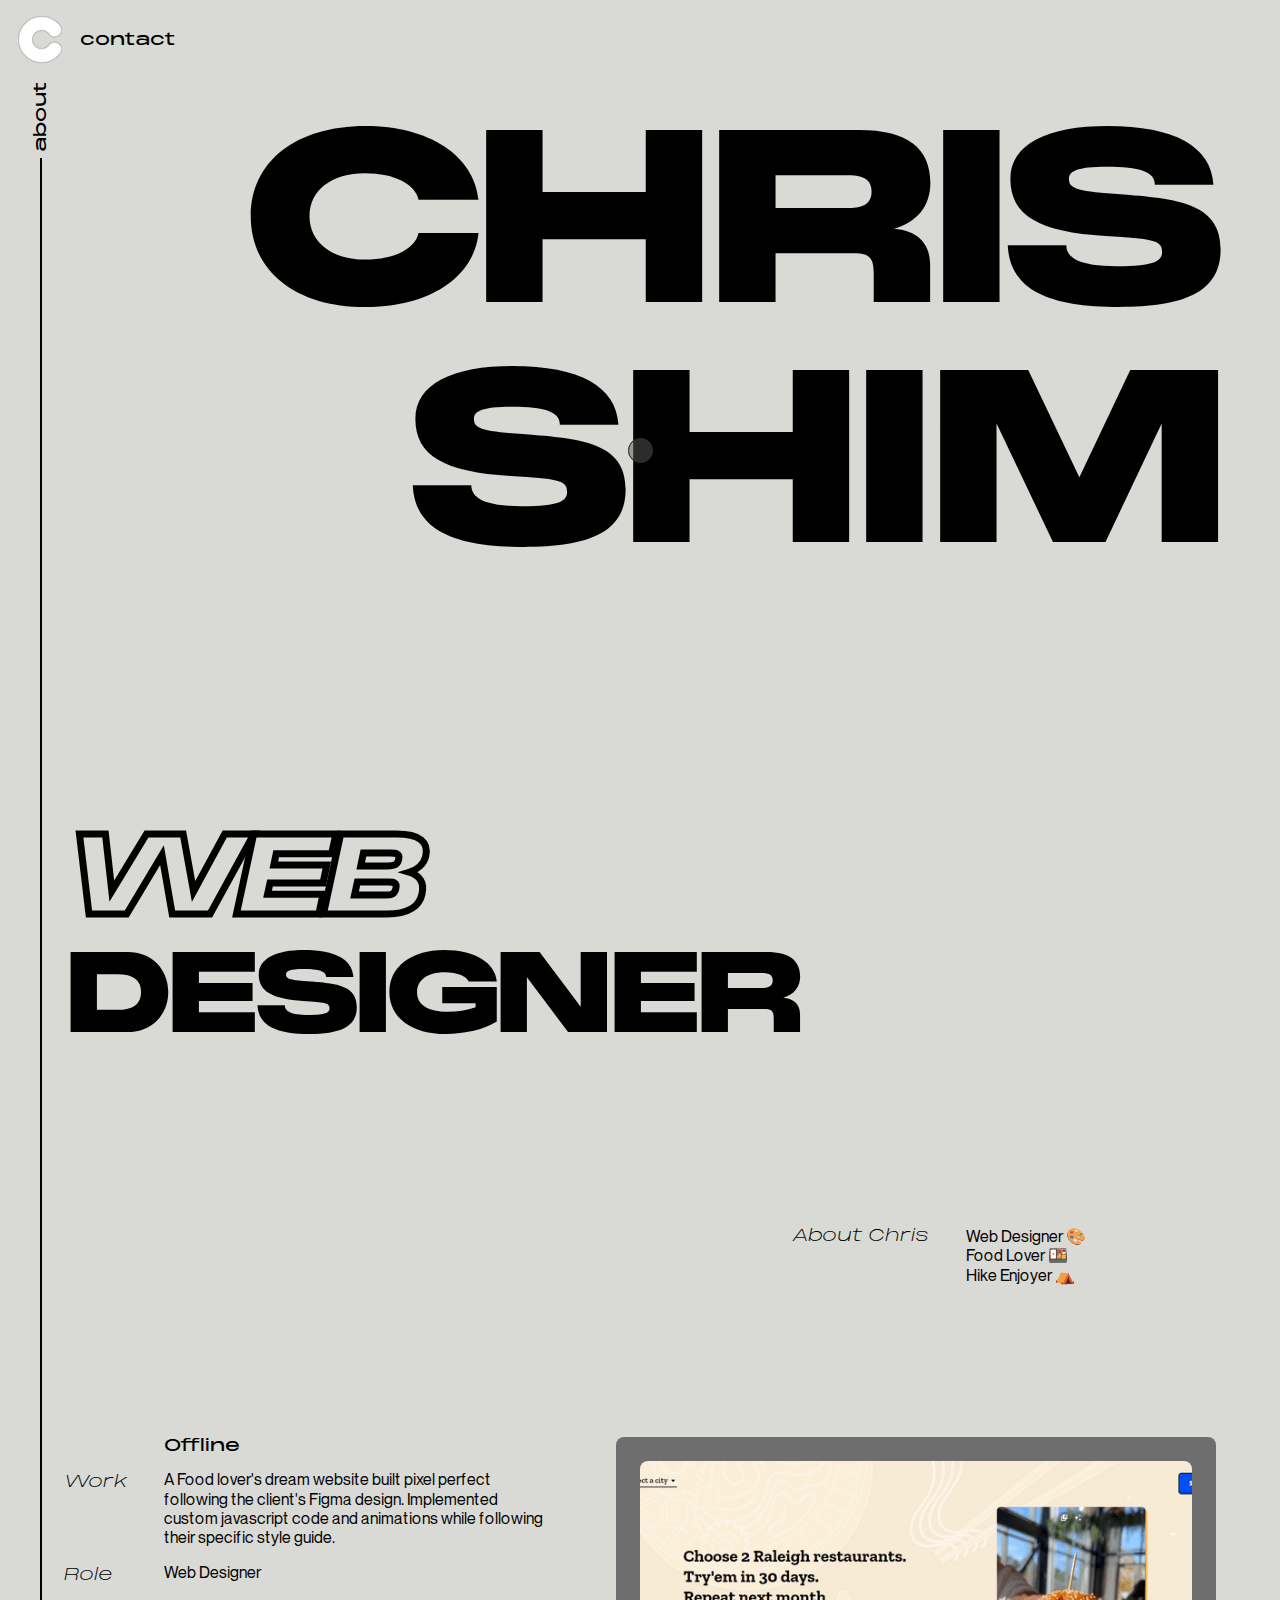
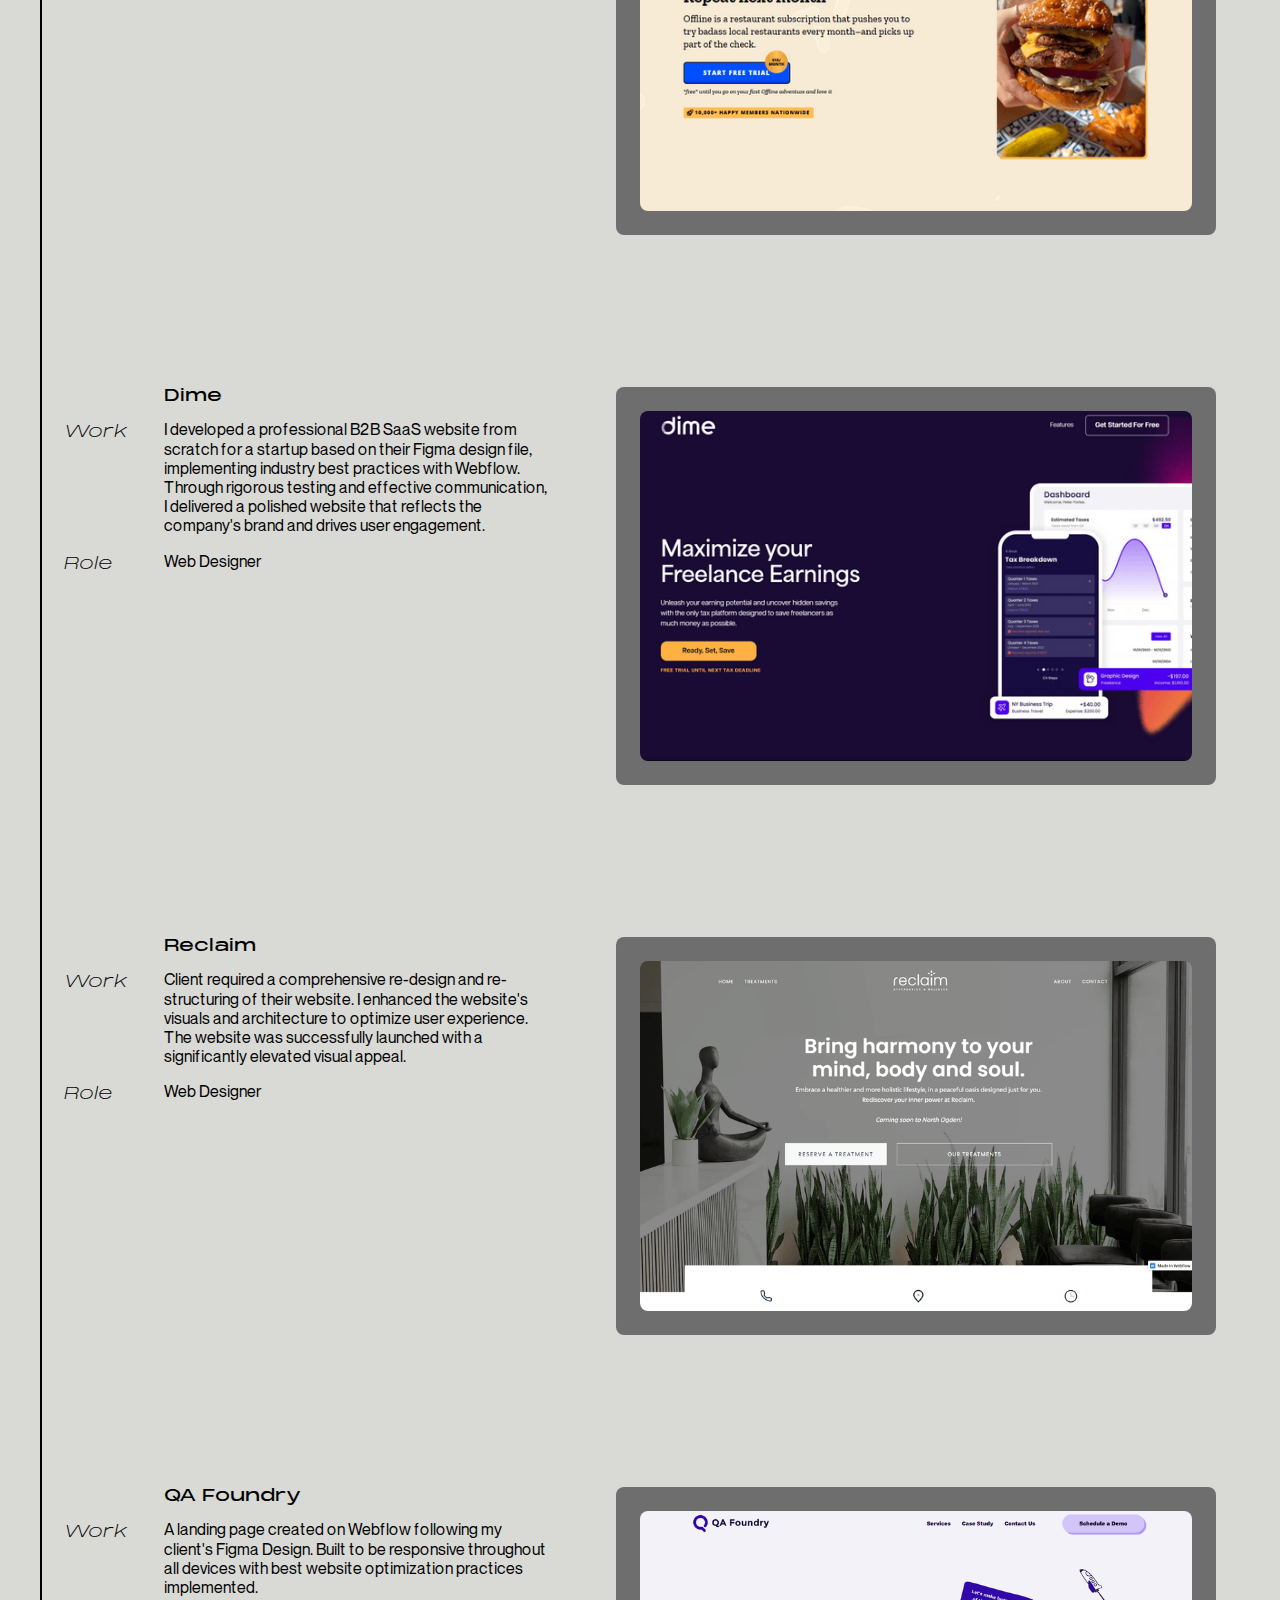
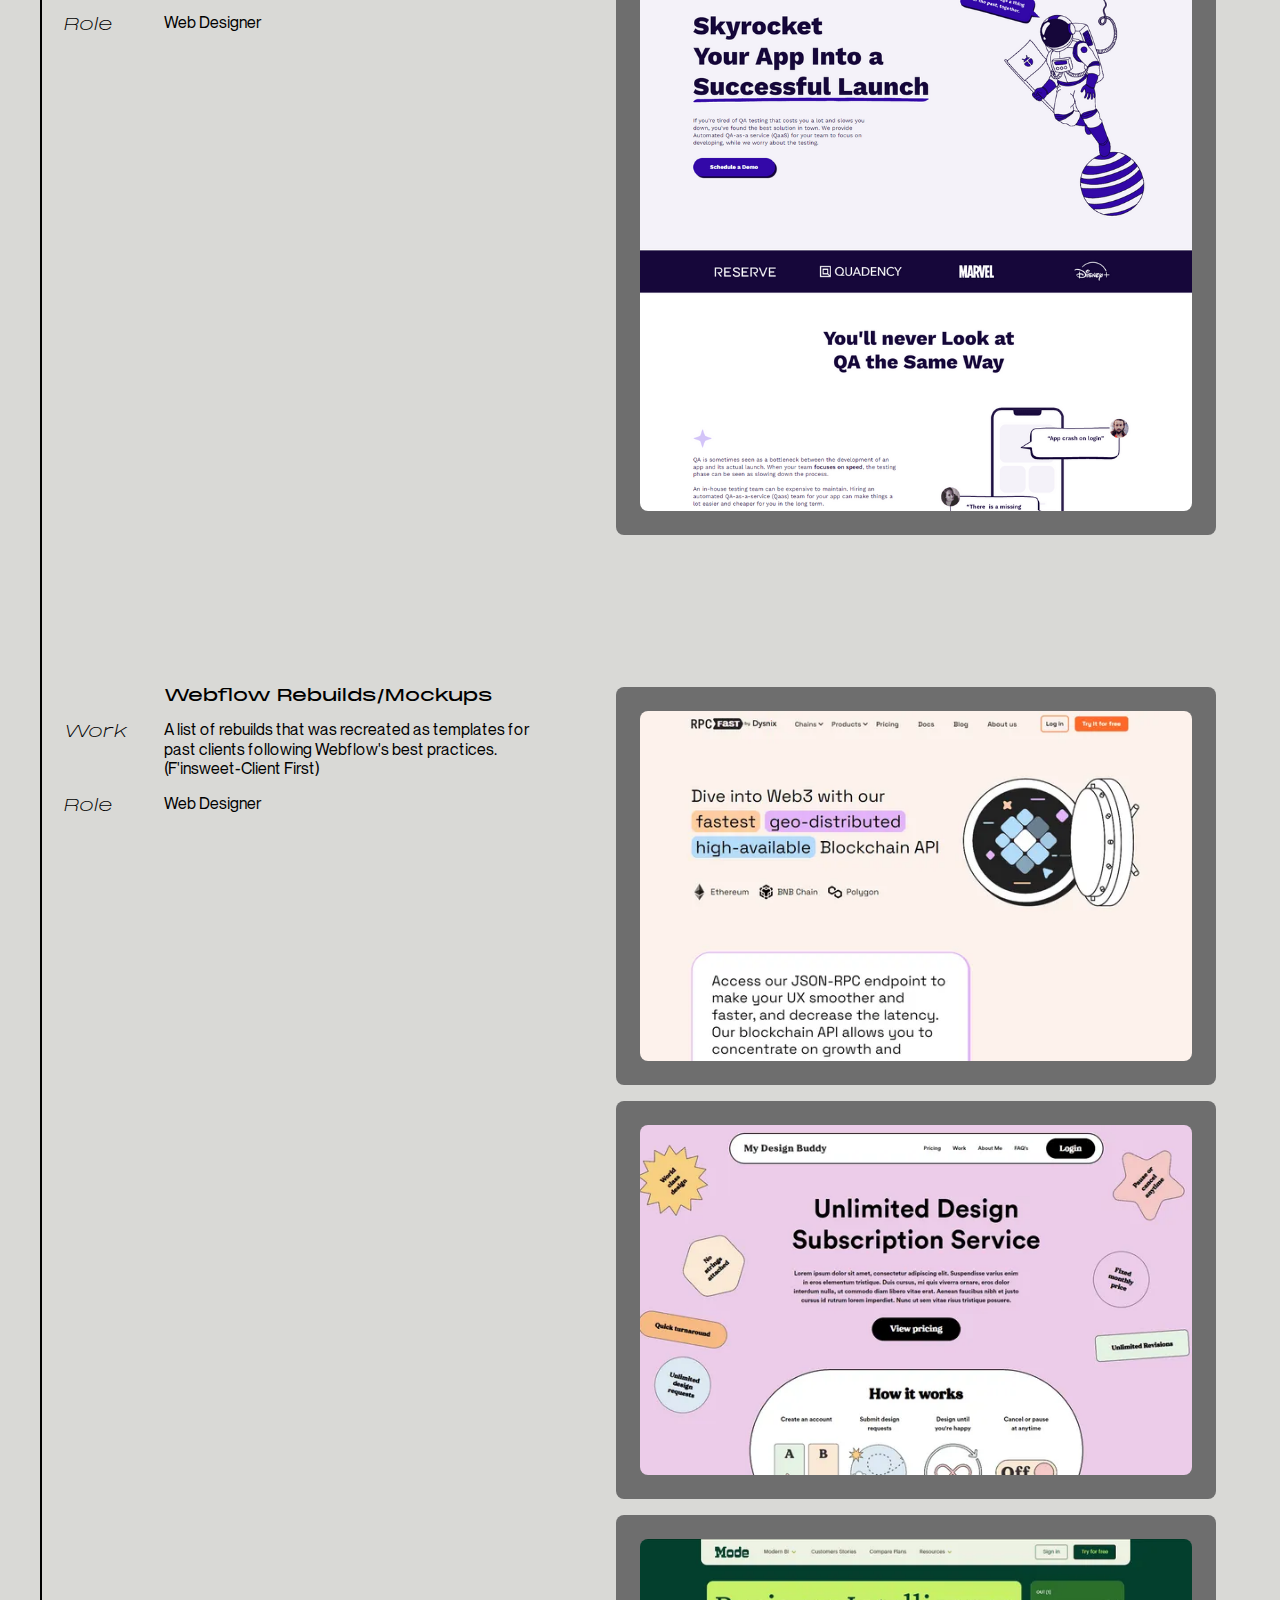
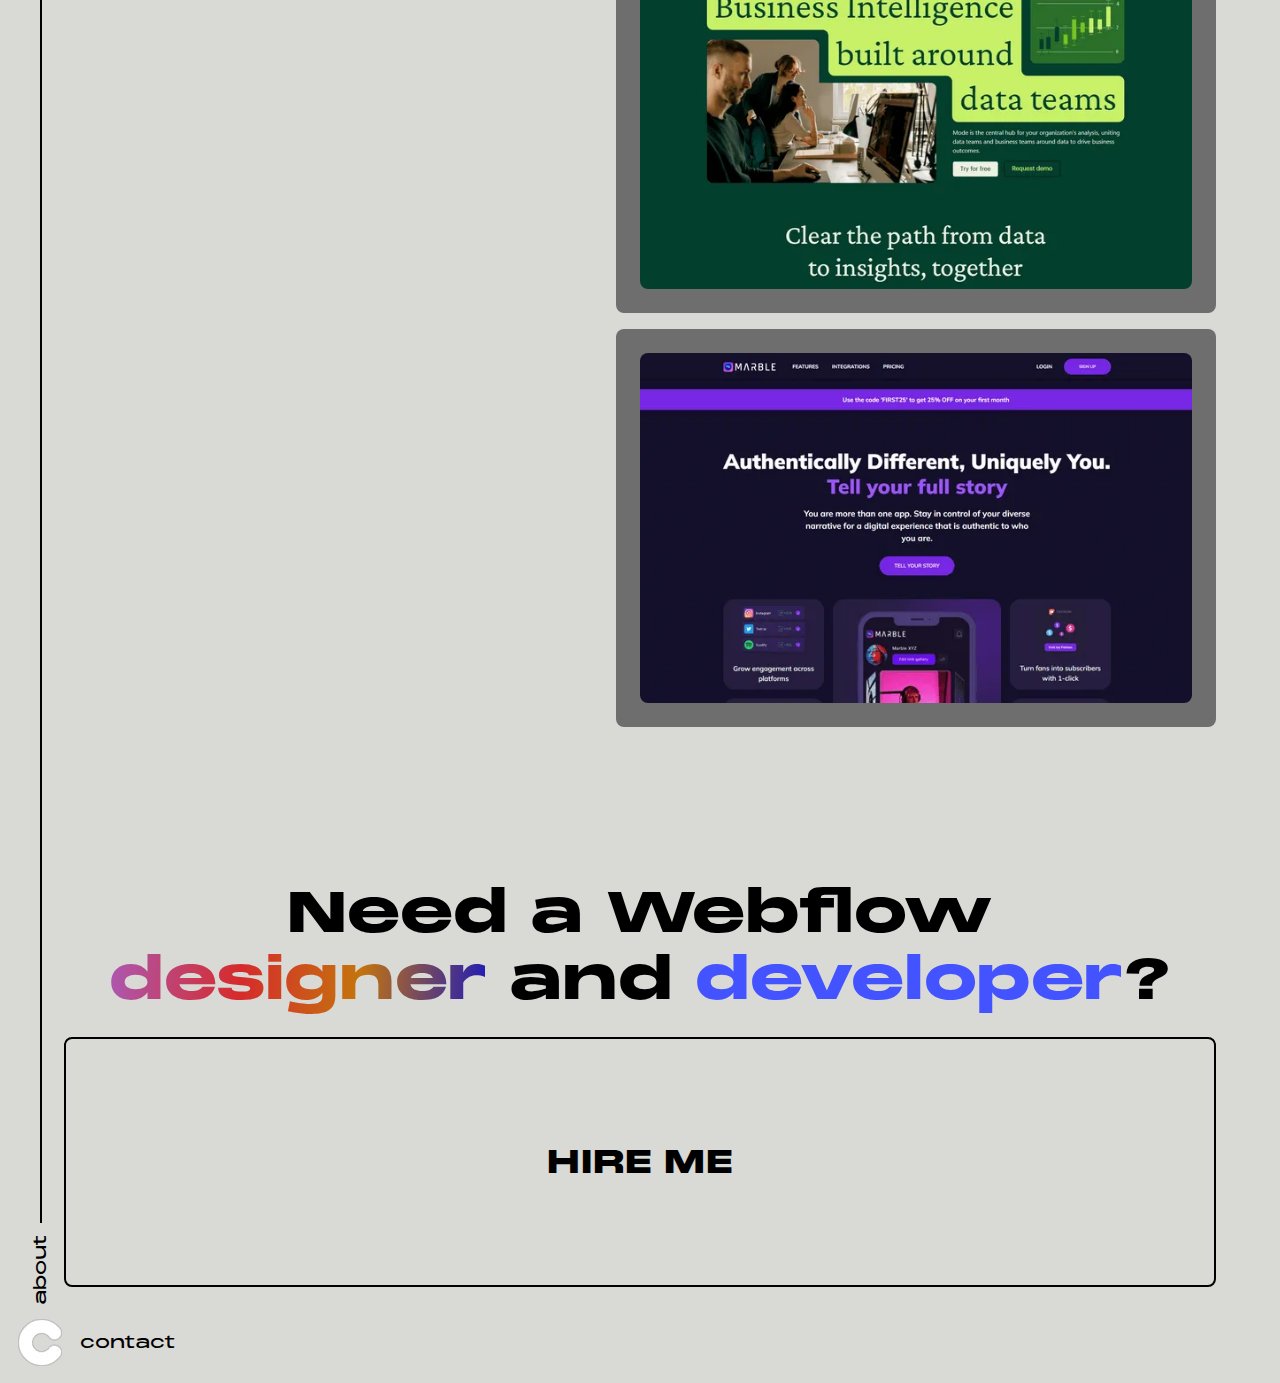
<file: index.html>
<!DOCTYPE html><!--  This site was created in Webflow. https://www.webflow.com  -->
<!--  Last Published: Fri Aug 11 2023 22:18:12 GMT+0000 (Coordinated Universal Time)  -->
<html data-wf-page="644eceff0fdb46884e7ee03e" data-wf-site="644eceff0fdb465f0c7ee03c" lang="en">
<head>
  <meta charset="utf-8">
  <title>Chris Shim | Portfolio</title>
  <meta content="Chris Shim&#x27;s Webflow Development portfolio." name="description">
  <meta content="width=device-width, initial-scale=1" name="viewport">
  <meta content="Webflow" name="generator">
  <link href="css/normalize.css" rel="stylesheet" type="text/css">
  <link href="css/webflow.css" rel="stylesheet" type="text/css">
  <link href="css/relume-26c471-8ef9e3917f8c88eae8055488b.webflow.css" rel="stylesheet" type="text/css">
  <script type="text/javascript">!function(o,c){var n=c.documentElement,t=" w-mod-";n.className+=t+"js",("ontouchstart"in o||o.DocumentTouch&&c instanceof DocumentTouch)&&(n.className+=t+"touch")}(window,document);</script>
  <link href="images/favicon.png" rel="shortcut icon" type="image/x-icon">
  <link href="images/webclip.png" rel="apple-touch-icon">
  <script async="" src="https://www.googletagmanager.com/gtag/js?id=G-RQLJGY4Y75"></script>
  <script type="text/javascript">window.dataLayer = window.dataLayer || [];function gtag(){dataLayer.push(arguments);}gtag('js', new Date());gtag('set', 'developer_id.dZGVlNj', true);gtag('config', 'G-RQLJGY4Y75');</script><!--  Please keep this css code to improve the font quality -->
  <style>
  * {
  -webkit-font-smoothing: antialiased;
  -moz-osx-font-smoothing: grayscale;
}
</style>
  <!--  You can remove this  -->
  <meta name="facebook-domain-verification" content="mlk59ybu44651lzcbhhxjfl8vfae8q">
</head>
<body>
  <div id="luxy" class="smooth-wrapper">
    <div class="page-wrapper">
      <div class="global-styles w-embed">
        <style>
/* Get rid of top margin on first element in any rich text element */
.w-richtext > :not(div):first-child, .w-richtext > div:first-child > :first-child {
  margin-top: 0 !important;
}
/* Get rid of bottom margin on last element in any rich text element */
.w-richtext>:last-child, .w-richtext ol li:last-child, .w-richtext ul li:last-child {
	margin-bottom: 0 !important;
}
/* 
Make the following elements inherit typography styles from the parent and not have hardcoded values. 
Important: You will not be able to style for example "All Links" in Designer with this CSS applied.
Uncomment this CSS to use it in the project. Leave this message for future hand-off.
*/
/*
a,
.w-input,
.w-select,
.w-tab-link,
.w-nav-link,
.w-dropdown-btn,
.w-dropdown-toggle,
.w-dropdown-link {
  color: inherit;
  text-decoration: inherit;
  font-size: inherit;
}
*/
/* Prevent all click and hover interaction with an element */
.pointer-events-off {
	pointer-events: none;
}
/* Enables all click and hover interaction with an element */
.pointer-events-on {
  pointer-events: auto;
}
/* Snippet enables you to add class of div-square which creates and maintains a 1:1 dimension of a div.*/
.div-square::after {
  content: "";
  display: block;
  padding-bottom: 100%;
}
/*Hide focus outline for main content element*/
    main:focus-visible {
    outline: -webkit-focus-ring-color auto 0px;
}
/* Make sure containers never lose their center alignment*/
.container-medium, .container-small, .container-large {
  margin-right: auto !important;
  margin-left: auto !important;
}
/*Reset selects, buttons, and links styles*/
.w-input, .w-select, a {
color: inherit;
text-decoration: inherit;
font-size: inherit;
}
/*Apply "..." after 3 lines of text */
.text-style-3lines {
    display: -webkit-box;
    overflow: hidden;
    -webkit-line-clamp: 3;
    -webkit-box-orient: vertical;
}
/* Apply "..." after 2 lines of text */
.text-style-2lines {
    display: -webkit-box;
    overflow: hidden;
    -webkit-line-clamp: 2;
    -webkit-box-orient: vertical;
}
/* Apply "..." at 100% width */
.truncate-width { 
		width: 100%; 
    white-space: nowrap; 
    overflow: hidden; 
    text-overflow: ellipsis; 
}
/* Removes native scrollbar */
.no-scrollbar {
    -ms-overflow-style: none;  // IE 10+
    overflow: -moz-scrollbars-none;  // Firefox
}
.no-scrollbar::-webkit-scrollbar {
    display: none; // Safari and Chrome
}
/* Adds inline flex display */
.display-inlineflex {
  display: inline-flex;
}
/* These classes are never overwritten */
.hide {
  display: none !important;
}
@media screen and (max-width: 991px), 
  @media screen and (max-width: 767px), 
  @media screen and (max-width: 479px){
    .hide, .hide-tablet{
      display: none !important;
    }
  }
  @media screen and (max-width: 767px)
    .hide-mobile-landscape{
      display: none !important;
    }
  }
  @media screen and (max-width: 479px)
    .hide-mobile{
      display: none !important;
    }
  }
.margin-0 {
  margin: 0rem !important;
}
.padding-0 {
  padding: 0rem !important;
}
.spacing-clean {
padding: 0rem !important;
margin: 0rem !important;
}
.margin-top {
  margin-right: 0rem !important;
  margin-bottom: 0rem !important;
  margin-left: 0rem !important;
}
.padding-top {
  padding-right: 0rem !important;
  padding-bottom: 0rem !important;
  padding-left: 0rem !important;
}
.margin-right {
  margin-top: 0rem !important;
  margin-bottom: 0rem !important;
  margin-left: 0rem !important;
}
.padding-right {
  padding-top: 0rem !important;
  padding-bottom: 0rem !important;
  padding-left: 0rem !important;
}
.margin-bottom {
  margin-top: 0rem !important;
  margin-right: 0rem !important;
  margin-left: 0rem !important;
}
.padding-bottom {
  padding-top: 0rem !important;
  padding-right: 0rem !important;
  padding-left: 0rem !important;
}
.margin-left {
  margin-top: 0rem !important;
  margin-right: 0rem !important;
  margin-bottom: 0rem !important;
}
.padding-left {
  padding-top: 0rem !important;
  padding-right: 0rem !important;
  padding-bottom: 0rem !important;
}
.margin-horizontal {
  margin-top: 0rem !important;
  margin-bottom: 0rem !important;
}
.padding-horizontal {
  padding-top: 0rem !important;
  padding-bottom: 0rem !important;
}
.margin-vertical {
  margin-right: 0rem !important;
  margin-left: 0rem !important;
}
.padding-vertical {
  padding-right: 0rem !important;
  padding-left: 0rem !important;
}
</style>
      </div>
      <main class="main-wrapper">
        <header class="section_name-header">
          <div class="padding-custom1">
            <div class="container-full">
              <div class="padding-0">
                <div class="name_role-container">
                  <div class="name_header-content">
                    <div class="margin-bottom">
                      <h1 class="name-header">CHRIS<br>SHIM</h1>
                    </div>
                  </div>
                  <div class="role-content">
                    <div class="margin-bottom margin-small role_vertical-flex">
                      <h2 class="role-header"><span class="role-italic">web</span><br>Designer</h2>
                      <div class="tool-container hide"><img src="images/WebFlow.png" loading="lazy" width="100" height="100" alt="Webflow Icon" class="tool-image"><img src="images/zapier-icon-1.png" loading="lazy" width="100" height="100" alt="Zapier icon" class="tool-image"><img src="images/airtable-icon-1.png" loading="lazy" width="100" height="100" alt="Airtable Icon" class="tool-image"><img src="images/memberstack-1.png" loading="lazy" width="100" height="100" alt="Memberstack Icon" class="tool-image"><img src="images/Figma.png" loading="lazy" width="100" height="100" alt="Figma Icon" class="tool-image"></div>
                    </div>
                  </div>
                </div>
              </div>
            </div>
          </div>
        </header>
        <header class="section_about">
          <div class="padding-custom2">
            <div class="container-full">
              <div class="padding-0">
                <div class="about-container">
                  <div class="about-wrapper">
                    <div class="about-text">About Chris</div>
                    <div class="about_info-wrapper">
                      <p>Web Designer 🎨<br>Food Lover 🍱<br>Hike Enjoyer ⛺️<br></p>
                    </div>
                  </div>
                </div>
              </div>
            </div>
          </div>
        </header>
        <header class="section_offline">
          <div class="padding-custom1">
            <div class="container-full">
              <div class="padding-0">
                <div class="example_container">
                  <div class="example_wrapper-left">
                    <div class="example_top">
                      <div class="example_work-title">Offline</div>
                    </div>
                    <div class="example_bottom demo">
                      <div class="example_left-text-wrapper">
                        <div class="example_left-text">Work</div>
                      </div>
                      <div class="example_right-text-wrapper">
                        <p class="example_right-text">A Food lover&#x27;s dream website built pixel perfect following the client&#x27;s Figma design. Implemented custom javascript code and animations while following their specific style guide.</p>
                      </div>
                    </div>
                    <div class="example_bottom">
                      <div class="example_left-text-wrapper">
                        <div class="example_left-text">Role</div>
                      </div>
                      <div class="example_right-text-wrapper">
                        <p class="example_right-text">Web Designer</p>
                      </div>
                    </div>
                    <div class="example_bottom hide">
                      <div class="example_left-text-wrapper">
                        <div class="example_left-text">Skills</div>
                      </div>
                      <div class="example_right-text-wrapper">
                        <p class="example_right-text">Web Design</p>
                      </div>
                    </div>
                  </div>
                  <div class="example_wrapper-right">
                    <a href="http://www.letsgetoffline.com/raleighclub" target="_blank" class="example_link-block w-inline-block"><img src="images/Ofline.PNG" loading="eager" width="263" height="350" srcset="images/Ofline-p-500.png 500w, images/Ofline-p-800.png 800w, images/Ofline-p-1080.png 1080w, images/Ofline-p-1600.png 1600w, images/Ofline.PNG 1886w" sizes="(max-width: 479px) 100vw, 552px" alt="" class="example_image"></a>
                  </div>
                </div>
              </div>
            </div>
          </div>
        </header>
        <header class="section_dime">
          <div class="padding-custom1">
            <div class="container-full">
              <div class="padding-0">
                <div class="example_container">
                  <div class="example_wrapper-left">
                    <div class="example_top">
                      <div class="example_work-title">Dime</div>
                    </div>
                    <div class="example_bottom demo">
                      <div class="example_left-text-wrapper">
                        <div class="example_left-text">Work</div>
                      </div>
                      <div class="example_right-text-wrapper">
                        <p class="example_right-text">I developed a professional B2B SaaS website from scratch for a startup based on their Figma design file, implementing industry best practices with Webflow. Through rigorous testing and effective communication, I delivered a polished website that reflects the company&#x27;s brand and drives user engagement.</p>
                      </div>
                    </div>
                    <div class="example_bottom">
                      <div class="example_left-text-wrapper">
                        <div class="example_left-text">Role</div>
                      </div>
                      <div class="example_right-text-wrapper">
                        <p class="example_right-text">Web Designer</p>
                      </div>
                    </div>
                    <div class="example_bottom hide">
                      <div class="example_left-text-wrapper">
                        <div class="example_left-text">Skills</div>
                      </div>
                      <div class="example_right-text-wrapper">
                        <p class="example_right-text">Web Design</p>
                      </div>
                    </div>
                  </div>
                  <div class="example_wrapper-right">
                    <a href="https://www.joindime.io" target="_blank" class="example_link-block w-inline-block"><img src="images/dime-image.PNG" loading="eager" width="263" height="350" srcset="images/dime-image-p-500.png 500w, images/dime-image-p-800.png 800w, images/dime-image-p-1080.png 1080w, images/dime-image-p-1600.png 1600w, images/dime-image.PNG 1892w" sizes="(max-width: 479px) 100vw, 552px" alt="" class="example_image"></a>
                  </div>
                </div>
              </div>
            </div>
          </div>
        </header>
        <header class="section_reclaim">
          <div class="padding-custom1">
            <div class="container-full">
              <div class="padding-0">
                <div class="example_container">
                  <div class="example_wrapper-left">
                    <div class="example_top">
                      <div class="example_work-title">Reclaim</div>
                    </div>
                    <div class="example_bottom demo">
                      <div class="example_left-text-wrapper">
                        <div class="example_left-text">Work</div>
                      </div>
                      <div class="example_right-text-wrapper">
                        <p class="example_right-text">Client required a comprehensive re-design and re-structuring of their website. I enhanced the website&#x27;s visuals and architecture to optimize user experience. The website was successfully launched with a significantly elevated visual appeal.</p>
                      </div>
                    </div>
                    <div class="example_bottom">
                      <div class="example_left-text-wrapper">
                        <div class="example_left-text">Role</div>
                      </div>
                      <div class="example_right-text-wrapper">
                        <p class="example_right-text">Web Designer</p>
                      </div>
                    </div>
                    <div class="example_bottom hide">
                      <div class="example_left-text-wrapper">
                        <div class="example_left-text">Skills</div>
                      </div>
                      <div class="example_right-text-wrapper">
                        <p class="example_right-text">Web Design</p>
                      </div>
                    </div>
                  </div>
                  <div class="example_wrapper-right">
                    <a href="https://www.reclaimhyperbarics.com" target="_blank" class="example_link-block w-inline-block"><img src="images/reclaim-min.png" loading="eager" width="263" height="350" srcset="images/reclaim-min-p-500.png 500w, images/reclaim-min-p-800.png 800w, images/reclaim-min-p-1080.png 1080w, images/reclaim-min.png 1653w" sizes="(max-width: 479px) 100vw, 552px" alt="Thumbnail image of ReclaimHyperBarics" class="example_image"></a>
                  </div>
                </div>
              </div>
            </div>
          </div>
        </header>
        <header class="section_demo">
          <div class="padding-custom1">
            <div class="container-full">
              <div class="padding-0">
                <div class="example_container">
                  <div class="example_wrapper-left">
                    <div class="example_top">
                      <div class="example_work-title">User Post - Demo</div>
                    </div>
                    <div class="example_bottom demo">
                      <div class="example_left-text-wrapper">
                        <div class="example_left-text">Demo</div>
                      </div>
                      <div class="example_right-text-wrapper">
                        <p class="example_right-text">This demo was originally built using Zapier, Memberstack and Airtable just to showcase the basic signup/login features. More integrations and tools have been added on since then just as demonstration.</p>
                      </div>
                    </div>
                    <div class="example_bottom">
                      <div class="example_left-text-wrapper">
                        <div class="example_left-text">Role</div>
                      </div>
                      <div class="example_right-text-wrapper">
                        <p class="example_right-text">Developer</p>
                      </div>
                    </div>
                    <div class="example_bottom">
                      <div class="example_left-text-wrapper">
                        <div class="example_left-text">Skills</div>
                      </div>
                      <div class="example_right-text-wrapper">
                        <p class="example_right-text">Webflow Development - Automated Database Handling</p>
                      </div>
                    </div>
                  </div>
                  <div class="example_wrapper-right">
                    <a href="https://relume-26c471-d87dfe85354-a150a2c194c08.webflow.io" target="_blank" class="example_link-block w-inline-block"><img src="images/demopage.PNG" loading="eager" width="263" height="350" srcset="images/demopage-p-500.png 500w, images/demopage-p-800.png 800w, images/demopage-p-1080.png 1080w, images/demopage-p-1600.png 1600w, images/demopage.PNG 1915w" sizes="100vw" alt="Thumbnail Demo Page" class="example_image"></a>
                  </div>
                </div>
              </div>
            </div>
          </div>
        </header>
        <header class="section_qafoundry">
          <div class="padding-custom1">
            <div class="container-full">
              <div class="padding-0">
                <div class="example_container">
                  <div class="example_wrapper-left">
                    <div class="example_top">
                      <div class="example_work-title">QA Foundry</div>
                    </div>
                    <div class="example_bottom demo">
                      <div class="example_left-text-wrapper">
                        <div class="example_left-text">Work</div>
                      </div>
                      <div class="example_right-text-wrapper">
                        <p class="example_right-text">A landing page created on Webflow following my client&#x27;s Figma Design. Built to be responsive throughout all devices with best website optimization practices implemented.</p>
                      </div>
                    </div>
                    <div class="example_bottom">
                      <div class="example_left-text-wrapper">
                        <div class="example_left-text">Role</div>
                      </div>
                      <div class="example_right-text-wrapper">
                        <p class="example_right-text">Web Designer</p>
                      </div>
                    </div>
                    <div class="example_bottom hide">
                      <div class="example_left-text-wrapper">
                        <div class="example_left-text">Skills</div>
                      </div>
                      <div class="example_right-text-wrapper">
                        <p class="example_right-text">Webflow Development - SEO Optimization</p>
                      </div>
                    </div>
                  </div>
                  <div class="example_wrapper-right">
                    <a href="https://www.qafoundry.com" target="_blank" class="example_link-block w-inline-block"><img src="images/loquacious-syrniki-bcef39.netlify.app_.png" loading="eager" width="263" height="600" srcset="images/loquacious-syrniki-bcef39.netlify.app_-p-500.png 500w, images/loquacious-syrniki-bcef39.netlify.app_-p-800.png 800w, images/loquacious-syrniki-bcef39.netlify.app_-p-1080.png 1080w, images/loquacious-syrniki-bcef39.netlify.app_.png 1566w" sizes="(max-width: 479px) 100vw, 552px" alt="QAFoundry Thumbnail" class="example_image"></a>
                  </div>
                </div>
              </div>
            </div>
          </div>
        </header>
        <header class="section_rebuilds">
          <div class="padding-custom1">
            <div class="container-full">
              <div class="padding-0">
                <div class="example_container">
                  <div class="example_wrapper-left">
                    <div class="example_top">
                      <div class="example_work-title">Webflow Rebuilds/Mockups</div>
                    </div>
                    <div class="example_bottom demo">
                      <div class="example_left-text-wrapper">
                        <div class="example_left-text">Work</div>
                      </div>
                      <div class="example_right-text-wrapper">
                        <p class="example_right-text">A list of rebuilds that was recreated as templates for past clients following Webflow&#x27;s best practices.(F&#x27;insweet-Client First)<br></p>
                      </div>
                    </div>
                    <div class="example_bottom">
                      <div class="example_left-text-wrapper">
                        <div class="example_left-text">Role</div>
                      </div>
                      <div class="example_right-text-wrapper">
                        <p class="example_right-text">Web Designer</p>
                      </div>
                    </div>
                    <div class="example_bottom hide">
                      <div class="example_left-text-wrapper">
                        <div class="example_left-text">Skills</div>
                      </div>
                      <div class="example_right-text-wrapper">
                        <p class="example_right-text">Web Design</p>
                      </div>
                    </div>
                  </div>
                  <div class="example_wrapper-right-flex">
                    <div class="example_wrapper-right sticky">
                      <a href="https://dancing-boba-b6354f.netlify.app" target="_blank" class="example_link-block w-inline-block"><img src="images/2.webp" loading="eager" width="263" height="350" srcset="images/2-p-500.png 500w, images/2-p-800.png 800w, images/2-p-1080.png 1080w, images/2-p-1600.png 1600w, images/2.webp 1903w" sizes="(max-width: 479px) 100vw, 552px" alt="RPCFast Mock" class="example_image"></a>
                    </div>
                    <div class="example_wrapper-right sticky">
                      <a href="https://ubiquitous-scone-8deff2.netlify.app" target="_blank" class="example_link-block w-inline-block"><img src="images/4.webp" loading="eager" width="263" height="350" srcset="images/4-p-500.png 500w, images/4-p-800.png 800w, images/4-p-1080.png 1080w, images/4-p-1600.png 1600w, images/4.webp 1904w" sizes="(max-width: 479px) 100vw, 552px" alt="MyDesignBuddy Mock" class="example_image"></a>
                    </div>
                    <div class="example_wrapper-right sticky">
                      <a href="https://tiny-squirrel-4120a9.netlify.app" target="_blank" class="example_link-block w-inline-block"><img src="images/3.webp" loading="eager" width="263" height="350" srcset="images/3-p-500.png 500w, images/3-p-800.png 800w, images/3-p-1080.png 1080w, images/3-p-1600.png 1600w, images/3.webp 1900w" sizes="(max-width: 479px) 100vw, 552px" alt="Mode Mock" class="example_image"></a>
                    </div>
                    <div class="example_wrapper-right">
                      <a href="https://frabjous-marigold-740743.netlify.app" target="_blank" class="example_link-block w-inline-block"><img src="images/1.webp" loading="eager" width="263" height="350" srcset="images/1-p-500.png 500w, images/1-p-800.png 800w, images/1-p-1080.png 1080w, images/1-p-1600.png 1600w, images/1.webp 1900w" sizes="(max-width: 479px) 100vw, 552px" alt="Marble App Mock" class="example_image"></a>
                    </div>
                  </div>
                </div>
              </div>
            </div>
          </div>
        </header>
        <header class="section_header2">
          <div class="padding-global">
            <div class="container-large">
              <div class="padding-0">
                <div class="margin-bottom margin-small havedesign">
                  <h1 class="heading">Need a Webflow<br>‍<span class="designer-span">designer</span> and <span class="webflow-span">developer</span>?</h1>
                </div>
                <a data-w-id="48013607-4a67-9dd6-85bc-17e687d3d18a" style="background-color:rgba(0,0,0,0)" href="https://www.upwork.com/freelancers/~01fc799fae6965d7b7" target="_blank" class="hire-button w-inline-block">
                  <div style="color:rgb(0,0,0)" class="hire-text">hire me</div>
                </a>
              </div>
            </div>
          </div>
        </header>
        <div class="left-navbar">
          <div class="topleft-container">
            <div class="icon-contact-wrapper"><img src="images/F3.webp" loading="lazy" style="-webkit-transform:translate3d(0px, 0px, 0) scale3d(1, 1, 1) rotateX(0) rotateY(0) rotateZ(0) skew(0, 0);-moz-transform:translate3d(0px, 0px, 0) scale3d(1, 1, 1) rotateX(0) rotateY(0) rotateZ(0) skew(0, 0);-ms-transform:translate3d(0px, 0px, 0) scale3d(1, 1, 1) rotateX(0) rotateY(0) rotateZ(0) skew(0, 0);transform:translate3d(0px, 0px, 0) scale3d(1, 1, 1) rotateX(0) rotateY(0) rotateZ(0) skew(0, 0)" alt="Black C Icon" class="nav_logo3"><img src="images/F2.webp" loading="lazy" alt="Gray C Icon" class="nav_logo2">
              <a data-w-id="dd321d85-5d8b-e6c4-1df5-c29693b16893" href="mailto:cshimmaincontact@gmail.com" class="w-inline-block">
                <div class="nav_contact">contact</div>
              </a>
              <a style="-webkit-transform:translate3d(0px, 0px, 0) scale3d(1, 1, 1) rotateX(0) rotateY(0) rotateZ(0) skew(0, 0);-moz-transform:translate3d(0px, 0px, 0) scale3d(1, 1, 1) rotateX(0) rotateY(0) rotateZ(0) skew(0, 0);-ms-transform:translate3d(0px, 0px, 0) scale3d(1, 1, 1) rotateX(0) rotateY(0) rotateZ(0) skew(0, 0);transform:translate3d(0px, 0px, 0) scale3d(1, 1, 1) rotateX(0) rotateY(0) rotateZ(0) skew(0, 0)" href="#" class="nav_logo1-block w-inline-block"><img src="images/F1.webp" loading="lazy" alt="White C Icon" class="nav_logo1"></a>
            </div>
            <div class="nav-wrapper-top">
              <div class="nav_about-top">about</div>
            </div>
          </div>
          <div class="bottomleft-container">
            <div class="nav-wrapper-bottom">
              <div class="nav_about-top">about</div>
            </div>
            <div class="icon-contact-wrapper"><img src="images/F3.webp" loading="lazy" style="-webkit-transform:translate3d(0px, 0px, 0) scale3d(1, 1, 1) rotateX(0) rotateY(0) rotateZ(0) skew(0, 0);-moz-transform:translate3d(0px, 0px, 0) scale3d(1, 1, 1) rotateX(0) rotateY(0) rotateZ(0) skew(0, 0);-ms-transform:translate3d(0px, 0px, 0) scale3d(1, 1, 1) rotateX(0) rotateY(0) rotateZ(0) skew(0, 0);transform:translate3d(0px, 0px, 0) scale3d(1, 1, 1) rotateX(0) rotateY(0) rotateZ(0) skew(0, 0)" alt="Black C Icon" class="nav_logo3"><img src="images/F2.webp" loading="lazy" alt="Gray C Icon" class="nav_logo2">
              <a style="-webkit-transform:translate3d(0px, 0px, 0) scale3d(1, 1, 1) rotateX(0) rotateY(0) rotateZ(0) skew(0, 0);-moz-transform:translate3d(0px, 0px, 0) scale3d(1, 1, 1) rotateX(0) rotateY(0) rotateZ(0) skew(0, 0);-ms-transform:translate3d(0px, 0px, 0) scale3d(1, 1, 1) rotateX(0) rotateY(0) rotateZ(0) skew(0, 0);transform:translate3d(0px, 0px, 0) scale3d(1, 1, 1) rotateX(0) rotateY(0) rotateZ(0) skew(0, 0)" href="#" class="nav_logo1-block w-inline-block"><img src="images/F1.webp" loading="lazy" alt="White C Icon" class="nav_logo1"></a>
              <a data-w-id="8d1a2186-cc5f-a5f3-4363-21ba21135006" href="mailto:cshimmaincontact@gmail.com" class="w-inline-block">
                <div class="nav_contact">contact</div>
              </a>
            </div>
          </div>
          <div class="sideline"></div>
        </div>
        <div data-w-id="514eae01-1dab-c5ad-0724-26ebef37067c" class="ui-text-container hide"><img src="images/211620_b_right_arrow_icon.svg" loading="lazy" width="20" height="20" style="-webkit-transform:translate3d(0px, 0, 0) scale3d(1, 1, 1) rotateX(0) rotateY(0) rotateZ(0) skew(0, 0);-moz-transform:translate3d(0px, 0, 0) scale3d(1, 1, 1) rotateX(0) rotateY(0) rotateZ(0) skew(0, 0);-ms-transform:translate3d(0px, 0, 0) scale3d(1, 1, 1) rotateX(0) rotateY(0) rotateZ(0) skew(0, 0);transform:translate3d(0px, 0, 0) scale3d(1, 1, 1) rotateX(0) rotateY(0) rotateZ(0) skew(0, 0)" alt="Right Arrow" class="ui-arrow">
          <div class="webflow-ui-color-container">
            <div style="-webkit-transform:translate3d(0px, 0px, 0) scale3d(1, 1, 1) rotateX(0) rotateY(0) rotateZ(0) skew(0, 0);-moz-transform:translate3d(0px, 0px, 0) scale3d(1, 1, 1) rotateX(0) rotateY(0) rotateZ(0) skew(0, 0);-ms-transform:translate3d(0px, 0px, 0) scale3d(1, 1, 1) rotateX(0) rotateY(0) rotateZ(0) skew(0, 0);transform:translate3d(0px, 0px, 0) scale3d(1, 1, 1) rotateX(0) rotateY(0) rotateZ(0) skew(0, 0)" class="ui-white-text">UI design</div>
            <div style="-webkit-transform:translate3d(0px, 0px, 0) scale3d(1, 1, 1) rotateX(0) rotateY(0) rotateZ(0) skew(0, 0);-moz-transform:translate3d(0px, 0px, 0) scale3d(1, 1, 1) rotateX(0) rotateY(0) rotateZ(0) skew(0, 0);-ms-transform:translate3d(0px, 0px, 0) scale3d(1, 1, 1) rotateX(0) rotateY(0) rotateZ(0) skew(0, 0);transform:translate3d(0px, 0px, 0) scale3d(1, 1, 1) rotateX(0) rotateY(0) rotateZ(0) skew(0, 0)" class="ui-gray-text">UI design</div>
            <a href="uidesign.html" class="rebuild-direct w-inline-block">
              <div class="ui-black-text">UI design</div>
            </a>
          </div>
        </div>
      </main>
    </div>
  </div>
  <div class="cursor-border">
    <div class="w-embed">
      <style>
.cursor-border {pointer-events: none;}
</style>
    </div>
    <div data-w-id="b500f4a2-9641-ea42-a6c5-6699140a150c" class="border"></div>
  </div>
  <div class="cursor-wrapper">
    <div class="w-embed">
      <style>
.cursor-wrapper {pointer-events: none;}
</style>
    </div>
    <div data-w-id="5a5f19f4-e5b5-2d59-c7c2-d3a8a0c8aeda" class="cursor"></div>
  </div>
  <script src="https://d3e54v103j8qbb.cloudfront.net/js/jquery-3.5.1.min.dc5e7f18c8.js?site=644eceff0fdb465f0c7ee03c" type="text/javascript" integrity="sha256-9/aliU8dGd2tb6OSsuzixeV4y/faTqgFtohetphbbj0=" crossorigin="anonymous"></script>
  <script src="js/webflow.js" type="text/javascript"></script>
  <script src="https://min30327.github.io/luxy.js/dist/js/luxy.js"></script>
  <script charset="utf-8">
 var isMobile = /iPhone|iPad|Android/i.test(navigator.userAgent);
 if (!isMobile) {
      luxy.init({
        wrapper: '#luxy',
        wrapperSpeed: 0.065,
    });
 }
 </script>
  <script src="https://min30327.github.io/luxy.js/dist/js/luxy.js"></script>
  <script charset="utf-8">
 var isMobile = /iPhone|iPad|Android/i.test(navigator.userAgent);
 if (!isMobile) {
      luxy.init({
        wrapper: '#luxy',
        wrapperSpeed: 0.065,
    });
 }
 </script>
</body>
</html>
</file>
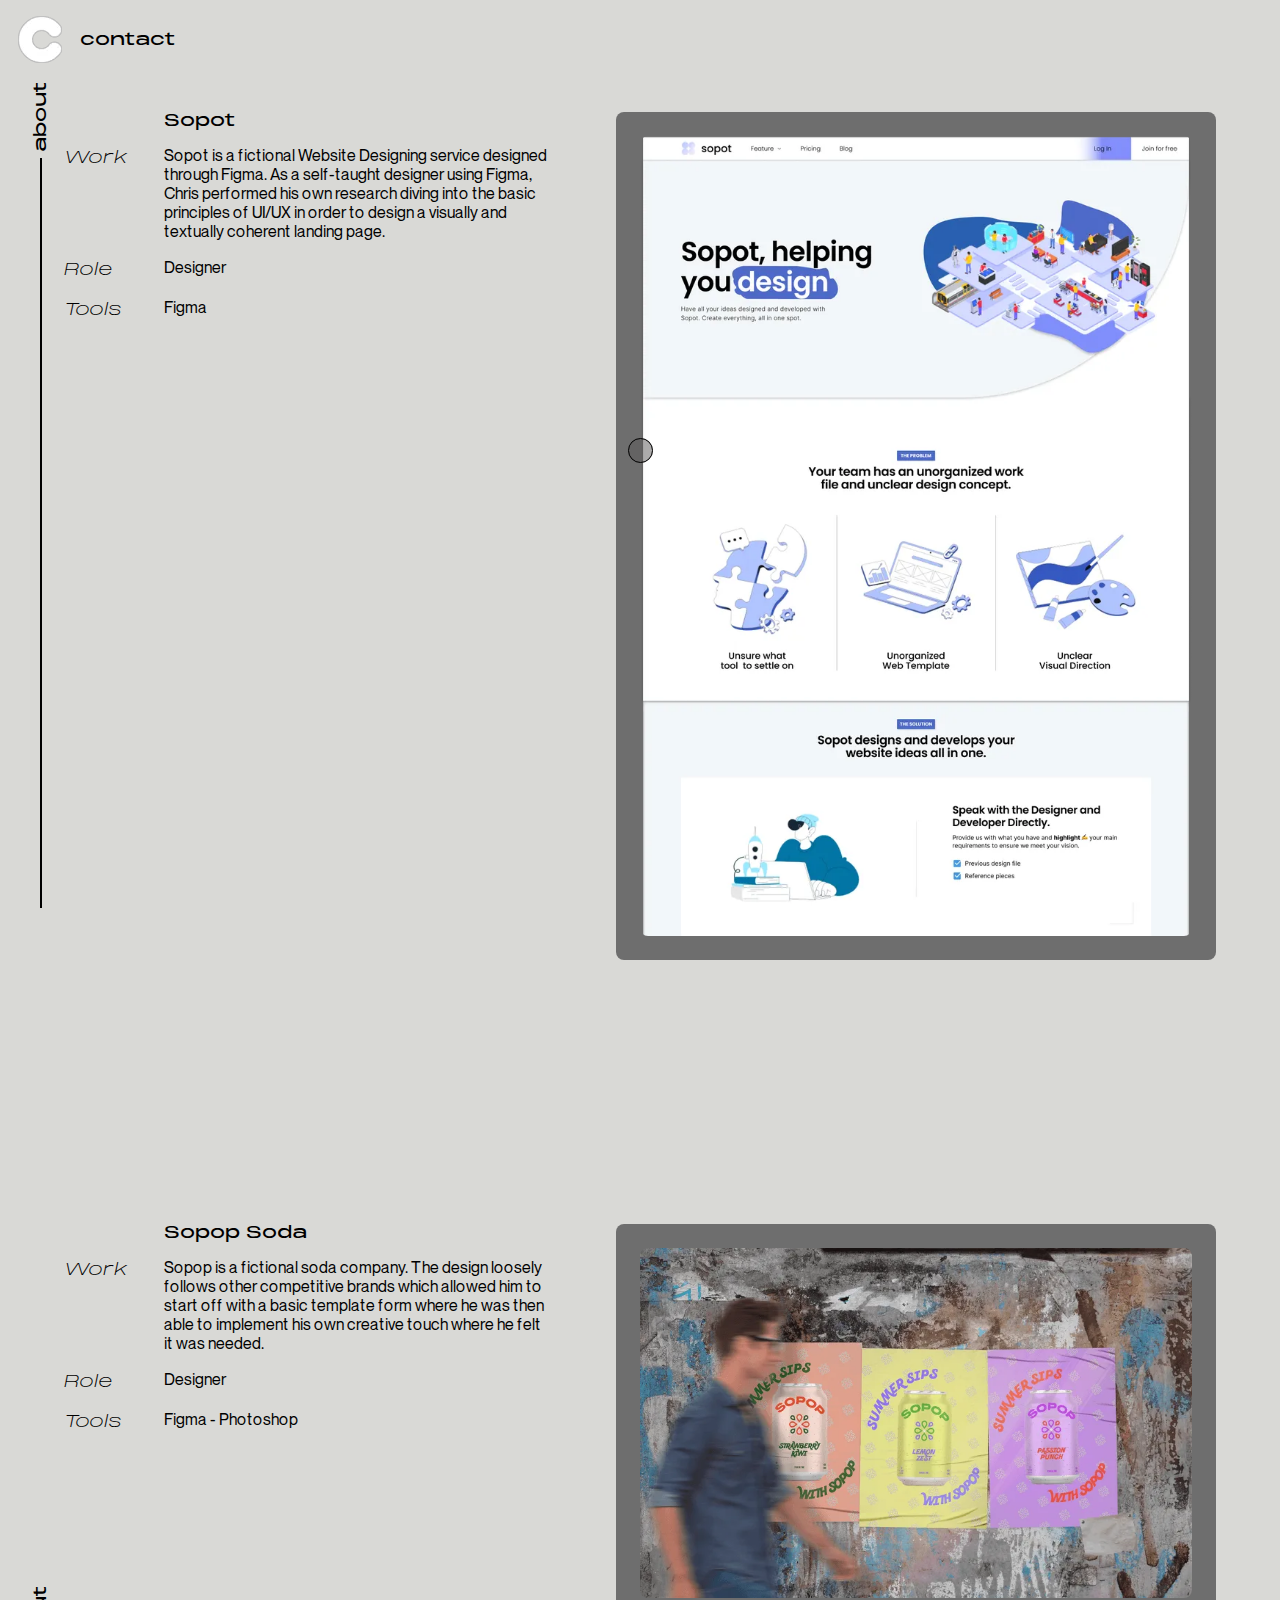
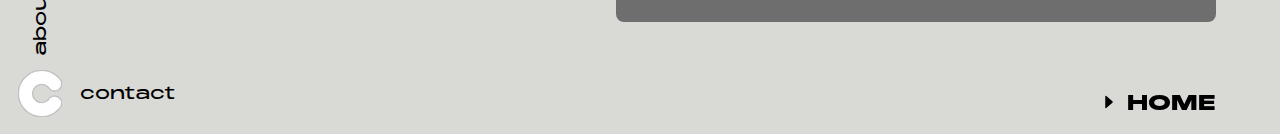
<file: rebuilds.html>
<!DOCTYPE html><!--  This site was created in Webflow. https://www.webflow.com  -->
<!--  Last Published: Tue May 09 2023 01:21:25 GMT+0000 (Coordinated Universal Time)  -->
<html data-wf-page="64582211feefed06c251b0c4" data-wf-site="644eceff0fdb465f0c7ee03c" lang="en">
<head>
  <meta charset="utf-8">
  <title>Rebuilds</title>
  <meta content="Rebuilds" property="og:title">
  <meta content="Rebuilds" property="twitter:title">
  <meta content="width=device-width, initial-scale=1" name="viewport">
  <meta content="Webflow" name="generator">
  <link href="css/normalize.css" rel="stylesheet" type="text/css">
  <link href="css/webflow.css" rel="stylesheet" type="text/css">
  <link href="css/relume-26c471-8ef9e3917f8c88eae8055488b.webflow.css" rel="stylesheet" type="text/css">
  <!-- [if lt IE 9]><script src="https://cdnjs.cloudflare.com/ajax/libs/html5shiv/3.7.3/html5shiv.min.js" type="text/javascript"></script><![endif] -->
  <script type="text/javascript">!function(o,c){var n=c.documentElement,t=" w-mod-";n.className+=t+"js",("ontouchstart"in o||o.DocumentTouch&&c instanceof DocumentTouch)&&(n.className+=t+"touch")}(window,document);</script>
  <link href="images/favicon.png" rel="shortcut icon" type="image/x-icon">
  <link href="images/webclip.png" rel="apple-touch-icon">
  <script async="" src="https://www.googletagmanager.com/gtag/js?id=G-RQLJGY4Y75"></script>
  <script type="text/javascript">window.dataLayer = window.dataLayer || [];function gtag(){dataLayer.push(arguments);}gtag('js', new Date());gtag('set', 'developer_id.dZGVlNj', true);gtag('config', 'G-RQLJGY4Y75');</script><!--  Please keep this css code to improve the font quality -->
  <style>
  * {
  -webkit-font-smoothing: antialiased;
  -moz-osx-font-smoothing: grayscale;
}
</style>
  <!--  You can remove this  -->
  <meta name="facebook-domain-verification" content="mlk59ybu44651lzcbhhxjfl8vfae8q">
</head>
<body>
  <div class="page-wrapper">
    <div class="global-styles w-embed">
      <style>
/* Get rid of top margin on first element in any rich text element */
.w-richtext > :not(div):first-child, .w-richtext > div:first-child > :first-child {
  margin-top: 0 !important;
}
/* Get rid of bottom margin on last element in any rich text element */
.w-richtext>:last-child, .w-richtext ol li:last-child, .w-richtext ul li:last-child {
	margin-bottom: 0 !important;
}
/* 
Make the following elements inherit typography styles from the parent and not have hardcoded values. 
Important: You will not be able to style for example "All Links" in Designer with this CSS applied.
Uncomment this CSS to use it in the project. Leave this message for future hand-off.
*/
/*
a,
.w-input,
.w-select,
.w-tab-link,
.w-nav-link,
.w-dropdown-btn,
.w-dropdown-toggle,
.w-dropdown-link {
  color: inherit;
  text-decoration: inherit;
  font-size: inherit;
}
*/
/* Prevent all click and hover interaction with an element */
.pointer-events-off {
	pointer-events: none;
}
/* Enables all click and hover interaction with an element */
.pointer-events-on {
  pointer-events: auto;
}
/* Snippet enables you to add class of div-square which creates and maintains a 1:1 dimension of a div.*/
.div-square::after {
  content: "";
  display: block;
  padding-bottom: 100%;
}
/*Hide focus outline for main content element*/
    main:focus-visible {
    outline: -webkit-focus-ring-color auto 0px;
}
/* Make sure containers never lose their center alignment*/
.container-medium, .container-small, .container-large {
  margin-right: auto !important;
  margin-left: auto !important;
}
/*Reset selects, buttons, and links styles*/
.w-input, .w-select, a {
color: inherit;
text-decoration: inherit;
font-size: inherit;
}
/*Apply "..." after 3 lines of text */
.text-style-3lines {
    display: -webkit-box;
    overflow: hidden;
    -webkit-line-clamp: 3;
    -webkit-box-orient: vertical;
}
/* Apply "..." after 2 lines of text */
.text-style-2lines {
    display: -webkit-box;
    overflow: hidden;
    -webkit-line-clamp: 2;
    -webkit-box-orient: vertical;
}
/* Apply "..." at 100% width */
.truncate-width { 
		width: 100%; 
    white-space: nowrap; 
    overflow: hidden; 
    text-overflow: ellipsis; 
}
/* Removes native scrollbar */
.no-scrollbar {
    -ms-overflow-style: none;  // IE 10+
    overflow: -moz-scrollbars-none;  // Firefox
}
.no-scrollbar::-webkit-scrollbar {
    display: none; // Safari and Chrome
}
/* Adds inline flex display */
.display-inlineflex {
  display: inline-flex;
}
/* These classes are never overwritten */
.hide {
  display: none !important;
}
@media screen and (max-width: 991px), 
  @media screen and (max-width: 767px), 
  @media screen and (max-width: 479px){
    .hide, .hide-tablet{
      display: none !important;
    }
  }
  @media screen and (max-width: 767px)
    .hide-mobile-landscape{
      display: none !important;
    }
  }
  @media screen and (max-width: 479px)
    .hide-mobile{
      display: none !important;
    }
  }
.margin-0 {
  margin: 0rem !important;
}
.padding-0 {
  padding: 0rem !important;
}
.spacing-clean {
padding: 0rem !important;
margin: 0rem !important;
}
.margin-top {
  margin-right: 0rem !important;
  margin-bottom: 0rem !important;
  margin-left: 0rem !important;
}
.padding-top {
  padding-right: 0rem !important;
  padding-bottom: 0rem !important;
  padding-left: 0rem !important;
}
.margin-right {
  margin-top: 0rem !important;
  margin-bottom: 0rem !important;
  margin-left: 0rem !important;
}
.padding-right {
  padding-top: 0rem !important;
  padding-bottom: 0rem !important;
  padding-left: 0rem !important;
}
.margin-bottom {
  margin-top: 0rem !important;
  margin-right: 0rem !important;
  margin-left: 0rem !important;
}
.padding-bottom {
  padding-top: 0rem !important;
  padding-right: 0rem !important;
  padding-left: 0rem !important;
}
.margin-left {
  margin-top: 0rem !important;
  margin-right: 0rem !important;
  margin-bottom: 0rem !important;
}
.padding-left {
  padding-top: 0rem !important;
  padding-right: 0rem !important;
  padding-bottom: 0rem !important;
}
.margin-horizontal {
  margin-top: 0rem !important;
  margin-bottom: 0rem !important;
}
.padding-horizontal {
  padding-top: 0rem !important;
  padding-bottom: 0rem !important;
}
.margin-vertical {
  margin-right: 0rem !important;
  margin-left: 0rem !important;
}
.padding-vertical {
  padding-right: 0rem !important;
  padding-left: 0rem !important;
}
</style>
    </div>
    <main class="mainrebuild-wrapper">
      <header class="section_rebuilds">
        <div class="padding-custom1">
          <div class="container-full">
            <div class="padding-custom_rebuild">
              <div class="example_container">
                <div class="example_wrapper-left">
                  <div class="example_top">
                    <div class="example_work-title">Sopot</div>
                  </div>
                  <div class="example_bottom">
                    <div class="example_left-text-wrapper">
                      <div class="example_left-text">Work</div>
                    </div>
                    <div class="example_right-text-wrapper">
                      <p class="example_right-text">Sopot is a fictional Website Designing service designed through Figma. As a self-taught designer using Figma, Chris performed his own research diving into the basic principles of UI/UX in order to design a visually and textually coherent landing page.<br></p>
                    </div>
                  </div>
                  <div class="example_bottom">
                    <div class="example_left-text-wrapper">
                      <div class="example_left-text">Role</div>
                    </div>
                    <div class="example_right-text-wrapper">
                      <p class="example_right-text">Designer</p>
                    </div>
                  </div>
                  <div class="example_bottom">
                    <div class="example_left-text-wrapper">
                      <div class="example_left-text">Tools</div>
                    </div>
                    <div class="example_right-text-wrapper">
                      <p class="example_right-text">Figma</p>
                    </div>
                  </div>
                </div>
                <div class="example_wrapper-right">
                  <a href="https://dribbble.com/shots/21353795-Sopot-Web-Design-Services" target="_blank" class="example_link-block w-inline-block"><img src="images/original-fc156bd7a5716b493f6e82c84bda9a2e.webp" loading="eager" width="263" height="800" srcset="images/original-fc156bd7a5716b493f6e82c84bda9a2e-p-500.png 500w, images/original-fc156bd7a5716b493f6e82c84bda9a2e.webp 752w" sizes="(max-width: 479px) 100vw, 552px" alt="Sopot Thumbnail" class="example_image"></a>
                </div>
              </div>
            </div>
          </div>
        </div>
      </header>
      <header class="section_rebuilds">
        <div class="padding-custom1">
          <div class="container-full">
            <div class="padding-custom_rebuild-bottom">
              <div class="example_container">
                <div class="example_wrapper-left">
                  <div class="example_top">
                    <div class="example_work-title">Sopop Soda</div>
                  </div>
                  <div class="example_bottom">
                    <div class="example_left-text-wrapper">
                      <div class="example_left-text">Work</div>
                    </div>
                    <div class="example_right-text-wrapper">
                      <p class="example_right-text">Sopop is a fictional soda company. The design loosely follows other competitive brands which allowed him to start off with a basic template form where he was then able to implement his own creative touch where he felt it was needed.<br></p>
                    </div>
                  </div>
                  <div class="example_bottom">
                    <div class="example_left-text-wrapper">
                      <div class="example_left-text">Role</div>
                    </div>
                    <div class="example_right-text-wrapper">
                      <p class="example_right-text">Designer</p>
                    </div>
                  </div>
                  <div class="example_bottom">
                    <div class="example_left-text-wrapper">
                      <div class="example_left-text">Tools</div>
                    </div>
                    <div class="example_right-text-wrapper">
                      <p class="example_right-text">Figma - Photoshop</p>
                    </div>
                  </div>
                </div>
                <div class="example_wrapper-right">
                  <a href="https://dribbble.com/shots/21353795-Sopot-Web-Design-Services" target="_blank" class="example_link-block w-inline-block"><img src="images/SodaCan-UrbanPoster-Mockup-min.webp" loading="eager" width="263" height="350" srcset="images/SodaCan-UrbanPoster-Mockup-min-p-500.png 500w, images/SodaCan-UrbanPoster-Mockup-min-p-800.png 800w, images/SodaCan-UrbanPoster-Mockup-min-p-1080.png 1080w, images/SodaCan-UrbanPoster-Mockup-min-p-1600.png 1600w, images/SodaCan-UrbanPoster-Mockup-min-p-2000.png 2000w, images/SodaCan-UrbanPoster-Mockup-min.webp 2592w" sizes="(max-width: 479px) 100vw, 552px" alt="Thumbnail image for Sopop." class="example_image"></a>
                </div>
              </div>
            </div>
          </div>
        </div>
      </header>
      <div class="left-navbar">
        <div class="topleft-container">
          <div class="icon-contact-wrapper"><img src="images/F3.webp" loading="lazy" style="-webkit-transform:translate3d(0px, 0px, 0) scale3d(1, 1, 1) rotateX(0) rotateY(0) rotateZ(0) skew(0, 0);-moz-transform:translate3d(0px, 0px, 0) scale3d(1, 1, 1) rotateX(0) rotateY(0) rotateZ(0) skew(0, 0);-ms-transform:translate3d(0px, 0px, 0) scale3d(1, 1, 1) rotateX(0) rotateY(0) rotateZ(0) skew(0, 0);transform:translate3d(0px, 0px, 0) scale3d(1, 1, 1) rotateX(0) rotateY(0) rotateZ(0) skew(0, 0)" alt="Black C Icon" class="nav_logo3"><img src="images/F2.webp" loading="lazy" alt="Gray C Icon" class="nav_logo2">
            <a style="-webkit-transform:translate3d(0px, 0px, 0) scale3d(1, 1, 1) rotateX(0) rotateY(0) rotateZ(0) skew(0, 0);-moz-transform:translate3d(0px, 0px, 0) scale3d(1, 1, 1) rotateX(0) rotateY(0) rotateZ(0) skew(0, 0);-ms-transform:translate3d(0px, 0px, 0) scale3d(1, 1, 1) rotateX(0) rotateY(0) rotateZ(0) skew(0, 0);transform:translate3d(0px, 0px, 0) scale3d(1, 1, 1) rotateX(0) rotateY(0) rotateZ(0) skew(0, 0)" href="index.html" class="nav_logo1-block w-inline-block"><img src="images/F1.webp" loading="lazy" alt="White C Icon" class="nav_logo1"></a>
            <a data-w-id="3503cf97-318a-ef5b-41d3-7a91f088432a" href="mailto:cshimmaincontact@gmail.com" class="w-inline-block">
              <div class="nav_contact">contact</div>
            </a>
          </div>
          <div class="nav-wrapper-top">
            <div class="nav_about-top">about</div>
          </div>
        </div>
        <div class="sideline-rebuild"></div>
        <div class="bottomleft-container">
          <div class="nav-wrapper-bottom">
            <div class="nav_about-top">about</div>
          </div>
          <div class="icon-contact-wrapper"><img src="images/F3.webp" loading="lazy" style="-webkit-transform:translate3d(0px, 0px, 0) scale3d(1, 1, 1) rotateX(0) rotateY(0) rotateZ(0) skew(0, 0);-moz-transform:translate3d(0px, 0px, 0) scale3d(1, 1, 1) rotateX(0) rotateY(0) rotateZ(0) skew(0, 0);-ms-transform:translate3d(0px, 0px, 0) scale3d(1, 1, 1) rotateX(0) rotateY(0) rotateZ(0) skew(0, 0);transform:translate3d(0px, 0px, 0) scale3d(1, 1, 1) rotateX(0) rotateY(0) rotateZ(0) skew(0, 0)" alt="Black C Icon" class="nav_logo3"><img src="images/F2.webp" loading="lazy" alt="Gray C Icon" class="nav_logo2">
            <a style="-webkit-transform:translate3d(0px, 0px, 0) scale3d(1, 1, 1) rotateX(0) rotateY(0) rotateZ(0) skew(0, 0);-moz-transform:translate3d(0px, 0px, 0) scale3d(1, 1, 1) rotateX(0) rotateY(0) rotateZ(0) skew(0, 0);-ms-transform:translate3d(0px, 0px, 0) scale3d(1, 1, 1) rotateX(0) rotateY(0) rotateZ(0) skew(0, 0);transform:translate3d(0px, 0px, 0) scale3d(1, 1, 1) rotateX(0) rotateY(0) rotateZ(0) skew(0, 0)" href="index.html" class="nav_logo1-block w-inline-block"><img src="images/F1.webp" loading="lazy" alt="White C Icon" class="nav_logo1"></a>
            <a data-w-id="3503cf97-318a-ef5b-41d3-7a91f0884338" href="mailto:cshimmaincontact@gmail.com" class="w-inline-block">
              <div class="nav_contact">contact</div>
            </a>
          </div>
        </div>
      </div>
      <div class="cursor-wrapper">
        <div class="w-embed">
          <style>
.cursor-wrapper {pointer-events: none;}
</style>
        </div>
        <div data-w-id="3503cf97-318a-ef5b-41d3-7a91f0884353" class="cursor"></div>
      </div>
      <div class="cursor-border">
        <div class="w-embed">
          <style>
.cursor-border {pointer-events: none;}
</style>
        </div>
        <div data-w-id="3503cf97-318a-ef5b-41d3-7a91f0884356" class="border"></div>
      </div>
      <div data-w-id="ed5b5fc7-9ee3-52c5-23d1-6a50fc2481c2" class="ui-text-container"><img src="images/211620_b_right_arrow_icon.svg" loading="lazy" width="20" height="20" style="-webkit-transform:translate3d(0px, 0, 0) scale3d(1, 1, 1) rotateX(0) rotateY(0) rotateZ(0) skew(0, 0);-moz-transform:translate3d(0px, 0, 0) scale3d(1, 1, 1) rotateX(0) rotateY(0) rotateZ(0) skew(0, 0);-ms-transform:translate3d(0px, 0, 0) scale3d(1, 1, 1) rotateX(0) rotateY(0) rotateZ(0) skew(0, 0);transform:translate3d(0px, 0, 0) scale3d(1, 1, 1) rotateX(0) rotateY(0) rotateZ(0) skew(0, 0)" alt="Right Arrow" class="ui-arrow">
        <div class="webflow-ui-color-container">
          <div style="-webkit-transform:translate3d(0px, 0px, 0) scale3d(1, 1, 1) rotateX(0) rotateY(0) rotateZ(0) skew(0, 0);-moz-transform:translate3d(0px, 0px, 0) scale3d(1, 1, 1) rotateX(0) rotateY(0) rotateZ(0) skew(0, 0);-ms-transform:translate3d(0px, 0px, 0) scale3d(1, 1, 1) rotateX(0) rotateY(0) rotateZ(0) skew(0, 0);transform:translate3d(0px, 0px, 0) scale3d(1, 1, 1) rotateX(0) rotateY(0) rotateZ(0) skew(0, 0)" class="ui-white-text">home</div>
          <div style="-webkit-transform:translate3d(0px, 0px, 0) scale3d(1, 1, 1) rotateX(0) rotateY(0) rotateZ(0) skew(0, 0);-moz-transform:translate3d(0px, 0px, 0) scale3d(1, 1, 1) rotateX(0) rotateY(0) rotateZ(0) skew(0, 0);-ms-transform:translate3d(0px, 0px, 0) scale3d(1, 1, 1) rotateX(0) rotateY(0) rotateZ(0) skew(0, 0);transform:translate3d(0px, 0px, 0) scale3d(1, 1, 1) rotateX(0) rotateY(0) rotateZ(0) skew(0, 0)" class="ui-gray-text">home</div>
          <a href="index.html" class="home-direct w-inline-block">
            <div class="ui-black-text">home</div>
          </a>
        </div>
      </div>
    </main>
  </div>
  <script src="https://d3e54v103j8qbb.cloudfront.net/js/jquery-3.5.1.min.dc5e7f18c8.js?site=644eceff0fdb465f0c7ee03c" type="text/javascript" integrity="sha256-9/aliU8dGd2tb6OSsuzixeV4y/faTqgFtohetphbbj0=" crossorigin="anonymous"></script>
  <script src="js/webflow.js" type="text/javascript"></script>
  <!-- [if lte IE 9]><script src="https://cdnjs.cloudflare.com/ajax/libs/placeholders/3.0.2/placeholders.min.js"></script><![endif] -->
</body>
</html>
</file>
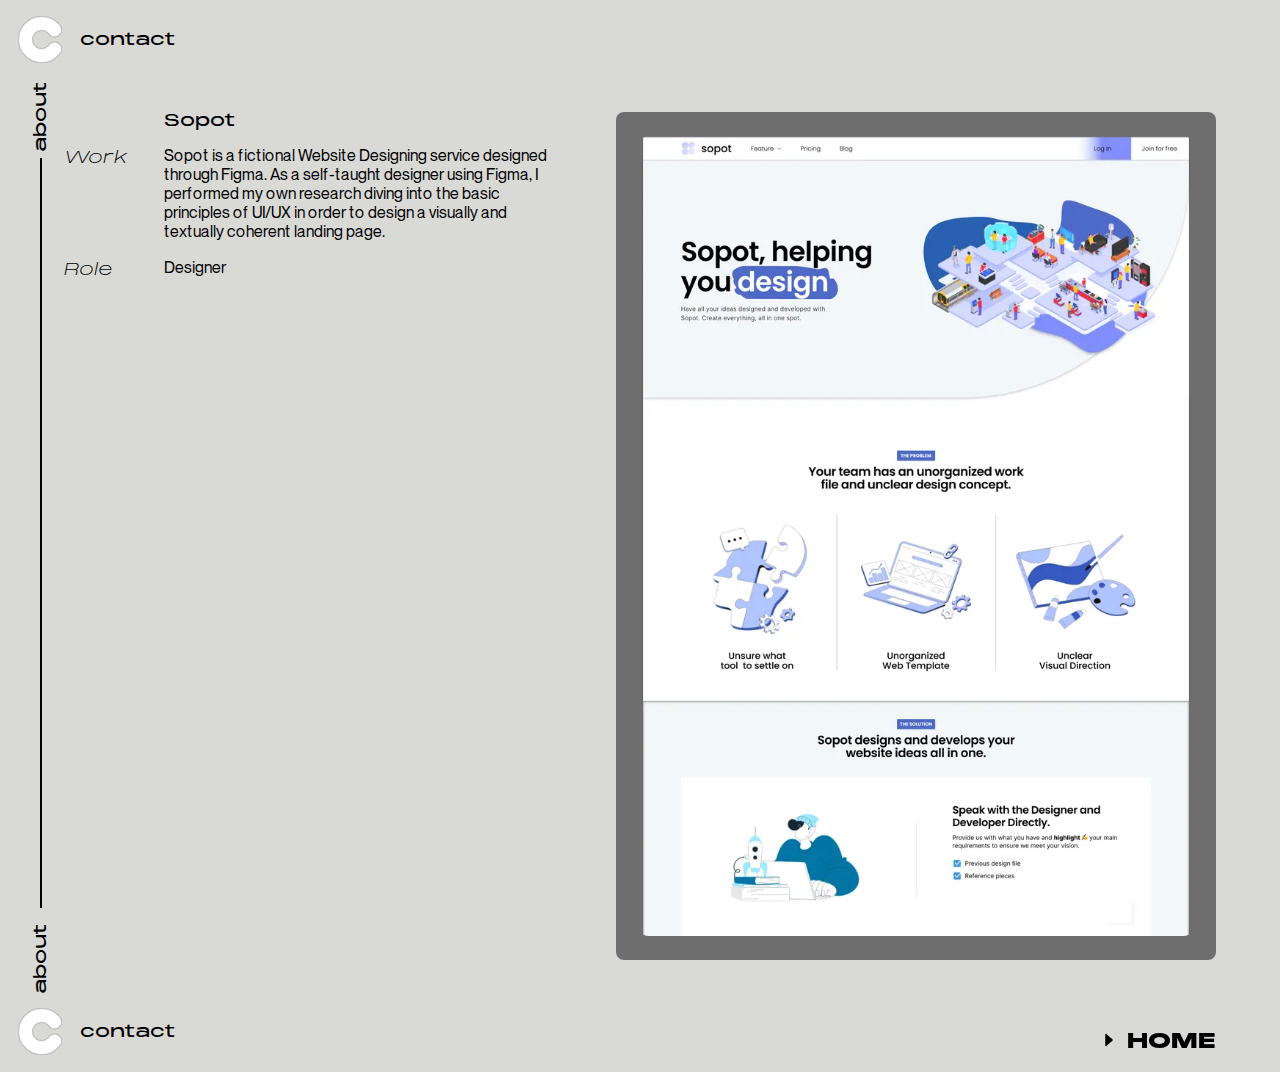
<file: uidesign.html>
<!DOCTYPE html><!--  This site was created in Webflow. https://www.webflow.com  -->
<!--  Last Published: Fri Aug 11 2023 22:18:12 GMT+0000 (Coordinated Universal Time)  -->
<html data-wf-page="64582211feefed06c251b0c4" data-wf-site="644eceff0fdb465f0c7ee03c" lang="en">
<head>
  <meta charset="utf-8">
  <title>UIDesign</title>
  <meta content="UIDesign" property="og:title">
  <meta content="UIDesign" property="twitter:title">
  <meta content="width=device-width, initial-scale=1" name="viewport">
  <meta content="Webflow" name="generator">
  <link href="css/normalize.css" rel="stylesheet" type="text/css">
  <link href="css/webflow.css" rel="stylesheet" type="text/css">
  <link href="css/relume-26c471-8ef9e3917f8c88eae8055488b.webflow.css" rel="stylesheet" type="text/css">
  <script type="text/javascript">!function(o,c){var n=c.documentElement,t=" w-mod-";n.className+=t+"js",("ontouchstart"in o||o.DocumentTouch&&c instanceof DocumentTouch)&&(n.className+=t+"touch")}(window,document);</script>
  <link href="images/favicon.png" rel="shortcut icon" type="image/x-icon">
  <link href="images/webclip.png" rel="apple-touch-icon">
  <script async="" src="https://www.googletagmanager.com/gtag/js?id=G-RQLJGY4Y75"></script>
  <script type="text/javascript">window.dataLayer = window.dataLayer || [];function gtag(){dataLayer.push(arguments);}gtag('js', new Date());gtag('set', 'developer_id.dZGVlNj', true);gtag('config', 'G-RQLJGY4Y75');</script><!--  Please keep this css code to improve the font quality -->
  <style>
  * {
  -webkit-font-smoothing: antialiased;
  -moz-osx-font-smoothing: grayscale;
}
</style>
  <!--  You can remove this  -->
  <meta name="facebook-domain-verification" content="mlk59ybu44651lzcbhhxjfl8vfae8q">
</head>
<body>
  <div class="page-wrapper">
    <div class="global-styles w-embed">
      <style>
/* Get rid of top margin on first element in any rich text element */
.w-richtext > :not(div):first-child, .w-richtext > div:first-child > :first-child {
  margin-top: 0 !important;
}
/* Get rid of bottom margin on last element in any rich text element */
.w-richtext>:last-child, .w-richtext ol li:last-child, .w-richtext ul li:last-child {
	margin-bottom: 0 !important;
}
/* 
Make the following elements inherit typography styles from the parent and not have hardcoded values. 
Important: You will not be able to style for example "All Links" in Designer with this CSS applied.
Uncomment this CSS to use it in the project. Leave this message for future hand-off.
*/
/*
a,
.w-input,
.w-select,
.w-tab-link,
.w-nav-link,
.w-dropdown-btn,
.w-dropdown-toggle,
.w-dropdown-link {
  color: inherit;
  text-decoration: inherit;
  font-size: inherit;
}
*/
/* Prevent all click and hover interaction with an element */
.pointer-events-off {
	pointer-events: none;
}
/* Enables all click and hover interaction with an element */
.pointer-events-on {
  pointer-events: auto;
}
/* Snippet enables you to add class of div-square which creates and maintains a 1:1 dimension of a div.*/
.div-square::after {
  content: "";
  display: block;
  padding-bottom: 100%;
}
/*Hide focus outline for main content element*/
    main:focus-visible {
    outline: -webkit-focus-ring-color auto 0px;
}
/* Make sure containers never lose their center alignment*/
.container-medium, .container-small, .container-large {
  margin-right: auto !important;
  margin-left: auto !important;
}
/*Reset selects, buttons, and links styles*/
.w-input, .w-select, a {
color: inherit;
text-decoration: inherit;
font-size: inherit;
}
/*Apply "..." after 3 lines of text */
.text-style-3lines {
    display: -webkit-box;
    overflow: hidden;
    -webkit-line-clamp: 3;
    -webkit-box-orient: vertical;
}
/* Apply "..." after 2 lines of text */
.text-style-2lines {
    display: -webkit-box;
    overflow: hidden;
    -webkit-line-clamp: 2;
    -webkit-box-orient: vertical;
}
/* Apply "..." at 100% width */
.truncate-width { 
		width: 100%; 
    white-space: nowrap; 
    overflow: hidden; 
    text-overflow: ellipsis; 
}
/* Removes native scrollbar */
.no-scrollbar {
    -ms-overflow-style: none;  // IE 10+
    overflow: -moz-scrollbars-none;  // Firefox
}
.no-scrollbar::-webkit-scrollbar {
    display: none; // Safari and Chrome
}
/* Adds inline flex display */
.display-inlineflex {
  display: inline-flex;
}
/* These classes are never overwritten */
.hide {
  display: none !important;
}
@media screen and (max-width: 991px), 
  @media screen and (max-width: 767px), 
  @media screen and (max-width: 479px){
    .hide, .hide-tablet{
      display: none !important;
    }
  }
  @media screen and (max-width: 767px)
    .hide-mobile-landscape{
      display: none !important;
    }
  }
  @media screen and (max-width: 479px)
    .hide-mobile{
      display: none !important;
    }
  }
.margin-0 {
  margin: 0rem !important;
}
.padding-0 {
  padding: 0rem !important;
}
.spacing-clean {
padding: 0rem !important;
margin: 0rem !important;
}
.margin-top {
  margin-right: 0rem !important;
  margin-bottom: 0rem !important;
  margin-left: 0rem !important;
}
.padding-top {
  padding-right: 0rem !important;
  padding-bottom: 0rem !important;
  padding-left: 0rem !important;
}
.margin-right {
  margin-top: 0rem !important;
  margin-bottom: 0rem !important;
  margin-left: 0rem !important;
}
.padding-right {
  padding-top: 0rem !important;
  padding-bottom: 0rem !important;
  padding-left: 0rem !important;
}
.margin-bottom {
  margin-top: 0rem !important;
  margin-right: 0rem !important;
  margin-left: 0rem !important;
}
.padding-bottom {
  padding-top: 0rem !important;
  padding-right: 0rem !important;
  padding-left: 0rem !important;
}
.margin-left {
  margin-top: 0rem !important;
  margin-right: 0rem !important;
  margin-bottom: 0rem !important;
}
.padding-left {
  padding-top: 0rem !important;
  padding-right: 0rem !important;
  padding-bottom: 0rem !important;
}
.margin-horizontal {
  margin-top: 0rem !important;
  margin-bottom: 0rem !important;
}
.padding-horizontal {
  padding-top: 0rem !important;
  padding-bottom: 0rem !important;
}
.margin-vertical {
  margin-right: 0rem !important;
  margin-left: 0rem !important;
}
.padding-vertical {
  padding-right: 0rem !important;
  padding-left: 0rem !important;
}
</style>
    </div>
    <main class="mainrebuild-wrapper">
      <header class="section_rebuilds">
        <div class="padding-custom1">
          <div class="container-full">
            <div class="padding-custom_rebuild">
              <div class="example_container">
                <div class="example_wrapper-left">
                  <div class="example_top">
                    <div class="example_work-title">Sopot</div>
                  </div>
                  <div class="example_bottom">
                    <div class="example_left-text-wrapper">
                      <div class="example_left-text">Work</div>
                    </div>
                    <div class="example_right-text-wrapper">
                      <p class="example_right-text">Sopot is a fictional Website Designing service designed through Figma. As a self-taught designer using Figma, I performed my own research diving into the basic principles of UI/UX in order to design a visually and textually coherent landing page.<br></p>
                    </div>
                  </div>
                  <div class="example_bottom">
                    <div class="example_left-text-wrapper">
                      <div class="example_left-text">Role</div>
                    </div>
                    <div class="example_right-text-wrapper">
                      <p class="example_right-text">Designer</p>
                    </div>
                  </div>
                </div>
                <div class="example_wrapper-right">
                  <a href="https://dribbble.com/shots/21353795-Sopot-Web-Design-Services" target="_blank" class="example_link-block w-inline-block"><img src="images/original-fc156bd7a5716b493f6e82c84bda9a2e.webp" loading="eager" width="263" height="800" srcset="images/original-fc156bd7a5716b493f6e82c84bda9a2e-p-500.png 500w, images/original-fc156bd7a5716b493f6e82c84bda9a2e.webp 752w" sizes="(max-width: 479px) 100vw, 552px" alt="Sopot Thumbnail" class="example_image"></a>
                </div>
              </div>
            </div>
          </div>
        </div>
      </header>
      <header class="section_rebuilds hide">
        <div class="padding-custom1">
          <div class="container-full">
            <div class="padding-custom_rebuild-bottom">
              <div class="example_container">
                <div class="example_wrapper-left">
                  <div class="example_top">
                    <div class="example_work-title">Sopop Soda</div>
                  </div>
                  <div class="example_bottom">
                    <div class="example_left-text-wrapper">
                      <div class="example_left-text">Work</div>
                    </div>
                    <div class="example_right-text-wrapper">
                      <p class="example_right-text">Sopop is a fictional soda company. The design loosely follows other competitive brands which allowed me to start off with a basic design template where I was then able to implement my own creative touch where I felt was needed.<br></p>
                    </div>
                  </div>
                  <div class="example_bottom">
                    <div class="example_left-text-wrapper">
                      <div class="example_left-text">Role</div>
                    </div>
                    <div class="example_right-text-wrapper">
                      <p class="example_right-text">Designer</p>
                    </div>
                  </div>
                  <div class="example_bottom">
                    <div class="example_left-text-wrapper">
                      <div class="example_left-text">Tools</div>
                    </div>
                    <div class="example_right-text-wrapper">
                      <p class="example_right-text">Figma - Photoshop</p>
                    </div>
                  </div>
                </div>
                <div class="example_wrapper-right">
                  <a href="https://dribbble.com/shots/21353736-SOPOP-Soda" target="_blank" class="example_link-block w-inline-block"><img src="images/SodaCan-UrbanPoster-Mockup-min.webp" loading="eager" width="263" height="350" srcset="images/SodaCan-UrbanPoster-Mockup-min-p-500.png 500w, images/SodaCan-UrbanPoster-Mockup-min-p-800.png 800w, images/SodaCan-UrbanPoster-Mockup-min-p-1080.png 1080w, images/SodaCan-UrbanPoster-Mockup-min-p-1600.png 1600w, images/SodaCan-UrbanPoster-Mockup-min-p-2000.png 2000w, images/SodaCan-UrbanPoster-Mockup-min.webp 2592w" sizes="100vw" alt="Thumbnail image for Sopop." class="example_image"></a>
                </div>
              </div>
            </div>
          </div>
        </div>
      </header>
      <div class="left-navbar">
        <div class="topleft-container">
          <div class="icon-contact-wrapper"><img src="images/F3.webp" loading="lazy" style="-webkit-transform:translate3d(0px, 0px, 0) scale3d(1, 1, 1) rotateX(0) rotateY(0) rotateZ(0) skew(0, 0);-moz-transform:translate3d(0px, 0px, 0) scale3d(1, 1, 1) rotateX(0) rotateY(0) rotateZ(0) skew(0, 0);-ms-transform:translate3d(0px, 0px, 0) scale3d(1, 1, 1) rotateX(0) rotateY(0) rotateZ(0) skew(0, 0);transform:translate3d(0px, 0px, 0) scale3d(1, 1, 1) rotateX(0) rotateY(0) rotateZ(0) skew(0, 0)" alt="Black C Icon" class="nav_logo3"><img src="images/F2.webp" loading="lazy" alt="Gray C Icon" class="nav_logo2">
            <a style="-webkit-transform:translate3d(0px, 0px, 0) scale3d(1, 1, 1) rotateX(0) rotateY(0) rotateZ(0) skew(0, 0);-moz-transform:translate3d(0px, 0px, 0) scale3d(1, 1, 1) rotateX(0) rotateY(0) rotateZ(0) skew(0, 0);-ms-transform:translate3d(0px, 0px, 0) scale3d(1, 1, 1) rotateX(0) rotateY(0) rotateZ(0) skew(0, 0);transform:translate3d(0px, 0px, 0) scale3d(1, 1, 1) rotateX(0) rotateY(0) rotateZ(0) skew(0, 0)" href="index.html" class="nav_logo1-block w-inline-block"><img src="images/F1.webp" loading="lazy" alt="White C Icon" class="nav_logo1"></a>
            <a data-w-id="3503cf97-318a-ef5b-41d3-7a91f088432a" href="mailto:cshimmaincontact@gmail.com" class="w-inline-block">
              <div class="nav_contact">contact</div>
            </a>
          </div>
          <div class="nav-wrapper-top">
            <div class="nav_about-top">about</div>
          </div>
        </div>
        <div class="sideline-rebuild"></div>
        <div class="bottomleft-container">
          <div class="nav-wrapper-bottom">
            <div class="nav_about-top">about</div>
          </div>
          <div class="icon-contact-wrapper"><img src="images/F3.webp" loading="lazy" style="-webkit-transform:translate3d(0px, 0px, 0) scale3d(1, 1, 1) rotateX(0) rotateY(0) rotateZ(0) skew(0, 0);-moz-transform:translate3d(0px, 0px, 0) scale3d(1, 1, 1) rotateX(0) rotateY(0) rotateZ(0) skew(0, 0);-ms-transform:translate3d(0px, 0px, 0) scale3d(1, 1, 1) rotateX(0) rotateY(0) rotateZ(0) skew(0, 0);transform:translate3d(0px, 0px, 0) scale3d(1, 1, 1) rotateX(0) rotateY(0) rotateZ(0) skew(0, 0)" alt="Black C Icon" class="nav_logo3"><img src="images/F2.webp" loading="lazy" alt="Gray C Icon" class="nav_logo2">
            <a style="-webkit-transform:translate3d(0px, 0px, 0) scale3d(1, 1, 1) rotateX(0) rotateY(0) rotateZ(0) skew(0, 0);-moz-transform:translate3d(0px, 0px, 0) scale3d(1, 1, 1) rotateX(0) rotateY(0) rotateZ(0) skew(0, 0);-ms-transform:translate3d(0px, 0px, 0) scale3d(1, 1, 1) rotateX(0) rotateY(0) rotateZ(0) skew(0, 0);transform:translate3d(0px, 0px, 0) scale3d(1, 1, 1) rotateX(0) rotateY(0) rotateZ(0) skew(0, 0)" href="index.html" class="nav_logo1-block w-inline-block"><img src="images/F1.webp" loading="lazy" alt="White C Icon" class="nav_logo1"></a>
            <a data-w-id="3503cf97-318a-ef5b-41d3-7a91f0884338" href="mailto:cshimmaincontact@gmail.com" class="w-inline-block">
              <div class="nav_contact">contact</div>
            </a>
          </div>
        </div>
      </div>
      <div data-w-id="ed5b5fc7-9ee3-52c5-23d1-6a50fc2481c2" class="ui-text-container"><img src="images/211620_b_right_arrow_icon.svg" loading="lazy" width="20" height="20" style="-webkit-transform:translate3d(0px, 0, 0) scale3d(1, 1, 1) rotateX(0) rotateY(0) rotateZ(0) skew(0, 0);-moz-transform:translate3d(0px, 0, 0) scale3d(1, 1, 1) rotateX(0) rotateY(0) rotateZ(0) skew(0, 0);-ms-transform:translate3d(0px, 0, 0) scale3d(1, 1, 1) rotateX(0) rotateY(0) rotateZ(0) skew(0, 0);transform:translate3d(0px, 0, 0) scale3d(1, 1, 1) rotateX(0) rotateY(0) rotateZ(0) skew(0, 0)" alt="Right Arrow" class="ui-arrow">
        <div class="webflow-ui-color-container">
          <div style="-webkit-transform:translate3d(0px, 0px, 0) scale3d(1, 1, 1) rotateX(0) rotateY(0) rotateZ(0) skew(0, 0);-moz-transform:translate3d(0px, 0px, 0) scale3d(1, 1, 1) rotateX(0) rotateY(0) rotateZ(0) skew(0, 0);-ms-transform:translate3d(0px, 0px, 0) scale3d(1, 1, 1) rotateX(0) rotateY(0) rotateZ(0) skew(0, 0);transform:translate3d(0px, 0px, 0) scale3d(1, 1, 1) rotateX(0) rotateY(0) rotateZ(0) skew(0, 0)" class="ui-white-text">home</div>
          <div style="-webkit-transform:translate3d(0px, 0px, 0) scale3d(1, 1, 1) rotateX(0) rotateY(0) rotateZ(0) skew(0, 0);-moz-transform:translate3d(0px, 0px, 0) scale3d(1, 1, 1) rotateX(0) rotateY(0) rotateZ(0) skew(0, 0);-ms-transform:translate3d(0px, 0px, 0) scale3d(1, 1, 1) rotateX(0) rotateY(0) rotateZ(0) skew(0, 0);transform:translate3d(0px, 0px, 0) scale3d(1, 1, 1) rotateX(0) rotateY(0) rotateZ(0) skew(0, 0)" class="ui-gray-text">home</div>
          <a href="index.html" class="home-direct w-inline-block">
            <div class="ui-black-text">home</div>
          </a>
        </div>
      </div>
    </main>
  </div>
  <script src="https://d3e54v103j8qbb.cloudfront.net/js/jquery-3.5.1.min.dc5e7f18c8.js?site=644eceff0fdb465f0c7ee03c" type="text/javascript" integrity="sha256-9/aliU8dGd2tb6OSsuzixeV4y/faTqgFtohetphbbj0=" crossorigin="anonymous"></script>
  <script src="js/webflow.js" type="text/javascript"></script>
  <script src="https://min30327.github.io/luxy.js/dist/js/luxy.js"></script>
  <script charset="utf-8">
 var isMobile = /iPhone|iPad|Android/i.test(navigator.userAgent);
 if (!isMobile) {
      luxy.init({
        wrapper: '#luxy',
        wrapperSpeed: 0.065,
    });
 }
 </script>
</body>
</html>
</file>
<file: css/webflow.css>
@font-face {
  font-family: 'webflow-icons';
  src: url("[data-uri]") format('truetype');
  font-weight: normal;
  font-style: normal;
}
[class^="w-icon-"],
[class*=" w-icon-"] {
  /* use !important to prevent issues with browser extensions that change fonts */
  font-family: 'webflow-icons' !important;
  speak: none;
  font-style: normal;
  font-weight: normal;
  font-variant: normal;
  text-transform: none;
  line-height: 1;
  /* Better Font Rendering =========== */
  -webkit-font-smoothing: antialiased;
  -moz-osx-font-smoothing: grayscale;
}
.w-icon-slider-right:before {
  content: "\e600";
}
.w-icon-slider-left:before {
  content: "\e601";
}
.w-icon-nav-menu:before {
  content: "\e602";
}
.w-icon-arrow-down:before,
.w-icon-dropdown-toggle:before {
  content: "\e603";
}
.w-icon-file-upload-remove:before {
  content: "\e900";
}
.w-icon-file-upload-icon:before {
  content: "\e903";
}
* {
  -webkit-box-sizing: border-box;
  -moz-box-sizing: border-box;
  box-sizing: border-box;
}
html {
  height: 100%;
}
body {
  margin: 0;
  min-height: 100%;
  background-color: #fff;
  font-family: Arial, sans-serif;
  font-size: 14px;
  line-height: 20px;
  color: #333;
}
img {
  max-width: 100%;
  vertical-align: middle;
  display: inline-block;
}
html.w-mod-touch * {
  background-attachment: scroll !important;
}
.w-block {
  display: block;
}
.w-inline-block {
  max-width: 100%;
  display: inline-block;
}
.w-clearfix:before,
.w-clearfix:after {
  content: " ";
  display: table;
  grid-column-start: 1;
  grid-row-start: 1;
  grid-column-end: 2;
  grid-row-end: 2;
}
.w-clearfix:after {
  clear: both;
}
.w-hidden {
  display: none;
}
.w-button {
  display: inline-block;
  padding: 9px 15px;
  background-color: #3898EC;
  color: white;
  border: 0;
  line-height: inherit;
  text-decoration: none;
  cursor: pointer;
  border-radius: 0;
}
input.w-button {
  -webkit-appearance: button;
}
html[data-w-dynpage] [data-w-cloak] {
  color: transparent !important;
}
.w-webflow-badge,
.w-webflow-badge * {
  position: static;
  left: auto;
  top: auto;
  right: auto;
  bottom: auto;
  z-index: auto;
  display: block;
  visibility: visible;
  overflow: visible;
  overflow-x: visible;
  overflow-y: visible;
  box-sizing: border-box;
  width: auto;
  height: auto;
  max-height: none;
  max-width: none;
  min-height: 0;
  min-width: 0;
  margin: 0;
  padding: 0;
  float: none;
  clear: none;
  border: 0 none transparent;
  border-radius: 0;
  background: none;
  background-image: none;
  background-position: 0% 0%;
  background-size: auto auto;
  background-repeat: repeat;
  background-origin: padding-box;
  background-clip: border-box;
  background-attachment: scroll;
  background-color: transparent;
  box-shadow: none;
  opacity: 1;
  transform: none;
  transition: none;
  direction: ltr;
  font-family: inherit;
  font-weight: inherit;
  color: inherit;
  font-size: inherit;
  line-height: inherit;
  font-style: inherit;
  font-variant: inherit;
  text-align: inherit;
  letter-spacing: inherit;
  text-decoration: inherit;
  text-indent: 0;
  text-transform: inherit;
  list-style-type: disc;
  text-shadow: none;
  font-smoothing: auto;
  vertical-align: baseline;
  cursor: inherit;
  white-space: inherit;
  word-break: normal;
  word-spacing: normal;
  word-wrap: normal;
}
.w-webflow-badge {
  position: fixed !important;
  display: inline-block !important;
  visibility: visible !important;
  z-index: 2147483647 !important;
  top: auto !important;
  right: 12px !important;
  bottom: 12px !important;
  left: auto !important;
  color: #AAADB0 !important;
  background-color: #fff !important;
  border-radius: 3px !important;
  padding: 6px 8px 6px 6px !important;
  font-size: 12px !important;
  opacity: 1 !important;
  line-height: 14px !important;
  text-decoration: none !important;
  transform: none !important;
  margin: 0 !important;
  width: auto !important;
  height: auto !important;
  overflow: visible !important;
  white-space: nowrap;
  box-shadow: 0 0 0 1px rgba(0, 0, 0, 0.1), 0px 1px 3px rgba(0, 0, 0, 0.1);
  cursor: pointer;
}
.w-webflow-badge > img {
  display: inline-block !important;
  visibility: visible !important;
  opacity: 1 !important;
  vertical-align: middle !important;
}
h1,
h2,
h3,
h4,
h5,
h6 {
  font-weight: bold;
  margin-bottom: 10px;
}
h1 {
  font-size: 38px;
  line-height: 44px;
  margin-top: 20px;
}
h2 {
  font-size: 32px;
  line-height: 36px;
  margin-top: 20px;
}
h3 {
  font-size: 24px;
  line-height: 30px;
  margin-top: 20px;
}
h4 {
  font-size: 18px;
  line-height: 24px;
  margin-top: 10px;
}
h5 {
  font-size: 14px;
  line-height: 20px;
  margin-top: 10px;
}
h6 {
  font-size: 12px;
  line-height: 18px;
  margin-top: 10px;
}
p {
  margin-top: 0;
  margin-bottom: 10px;
}
blockquote {
  margin: 0 0 10px 0;
  padding: 10px 20px;
  border-left: 5px solid #E2E2E2;
  font-size: 18px;
  line-height: 22px;
}
figure {
  margin: 0;
  margin-bottom: 10px;
}
figcaption {
  margin-top: 5px;
  text-align: center;
}
ul,
ol {
  margin-top: 0px;
  margin-bottom: 10px;
  padding-left: 40px;
}
.w-list-unstyled {
  padding-left: 0;
  list-style: none;
}
.w-embed:before,
.w-embed:after {
  content: " ";
  display: table;
  grid-column-start: 1;
  grid-row-start: 1;
  grid-column-end: 2;
  grid-row-end: 2;
}
.w-embed:after {
  clear: both;
}
.w-video {
  width: 100%;
  position: relative;
  padding: 0;
}
.w-video iframe,
.w-video object,
.w-video embed {
  position: absolute;
  top: 0;
  left: 0;
  width: 100%;
  height: 100%;
  border: none;
}
fieldset {
  padding: 0;
  margin: 0;
  border: 0;
}
button,
[type='button'],
[type='reset'] {
  border: 0;
  cursor: pointer;
  -webkit-appearance: button;
}
.w-form {
  margin: 0 0 15px;
}
.w-form-done {
  display: none;
  padding: 20px;
  text-align: center;
  background-color: #dddddd;
}
.w-form-fail {
  display: none;
  margin-top: 10px;
  padding: 10px;
  background-color: #ffdede;
}
label {
  display: block;
  margin-bottom: 5px;
  font-weight: bold;
}
.w-input,
.w-select {
  display: block;
  width: 100%;
  height: 38px;
  padding: 8px 12px;
  margin-bottom: 10px;
  font-size: 14px;
  line-height: 1.42857143;
  color: #333333;
  vertical-align: middle;
  background-color: #ffffff;
  border: 1px solid #cccccc;
}
.w-input:-moz-placeholder,
.w-select:-moz-placeholder {
  color: #999;
}
.w-input::-moz-placeholder,
.w-select::-moz-placeholder {
  color: #999;
  opacity: 1;
}
.w-input::-webkit-input-placeholder,
.w-select::-webkit-input-placeholder {
  color: #999;
}
.w-input:focus,
.w-select:focus {
  border-color: #3898EC;
  outline: 0;
}
.w-input[disabled],
.w-select[disabled],
.w-input[readonly],
.w-select[readonly],
fieldset[disabled] .w-input,
fieldset[disabled] .w-select {
  cursor: not-allowed;
}
.w-input[disabled]:not(.w-input-disabled),
.w-select[disabled]:not(.w-input-disabled),
.w-input[readonly],
.w-select[readonly],
fieldset[disabled]:not(.w-input-disabled) .w-input,
fieldset[disabled]:not(.w-input-disabled) .w-select {
  background-color: #eeeeee;
}
textarea.w-input,
textarea.w-select {
  height: auto;
}
.w-select {
  background-color: #f3f3f3;
}
.w-select[multiple] {
  height: auto;
}
.w-form-label {
  display: inline-block;
  cursor: pointer;
  font-weight: normal;
  margin-bottom: 0px;
}
.w-radio {
  display: block;
  margin-bottom: 5px;
  padding-left: 20px;
}
.w-radio:before,
.w-radio:after {
  content: " ";
  display: table;
  grid-column-start: 1;
  grid-row-start: 1;
  grid-column-end: 2;
  grid-row-end: 2;
}
.w-radio:after {
  clear: both;
}
.w-radio-input {
  margin: 4px 0 0;
  line-height: normal;
  float: left;
  margin-left: -20px;
}
.w-radio-input {
  margin-top: 3px;
}
.w-file-upload {
  display: block;
  margin-bottom: 10px;
}
.w-file-upload-input {
  width: 0.1px;
  height: 0.1px;
  opacity: 0;
  overflow: hidden;
  position: absolute;
  z-index: -100;
}
.w-file-upload-default,
.w-file-upload-uploading,
.w-file-upload-success {
  display: inline-block;
  color: #333333;
}
.w-file-upload-error {
  display: block;
  margin-top: 10px;
}
.w-file-upload-default.w-hidden,
.w-file-upload-uploading.w-hidden,
.w-file-upload-error.w-hidden,
.w-file-upload-success.w-hidden {
  display: none;
}
.w-file-upload-uploading-btn {
  display: flex;
  font-size: 14px;
  font-weight: normal;
  cursor: pointer;
  margin: 0;
  padding: 8px 12px;
  border: 1px solid #cccccc;
  background-color: #fafafa;
}
.w-file-upload-file {
  display: flex;
  flex-grow: 1;
  justify-content: space-between;
  margin: 0;
  padding: 8px 9px 8px 11px;
  border: 1px solid #cccccc;
  background-color: #fafafa;
}
.w-file-upload-file-name {
  font-size: 14px;
  font-weight: normal;
  display: block;
}
.w-file-remove-link {
  margin-top: 3px;
  margin-left: 10px;
  width: auto;
  height: auto;
  padding: 3px;
  display: block;
  cursor: pointer;
}
.w-icon-file-upload-remove {
  margin: auto;
  font-size: 10px;
}
.w-file-upload-error-msg {
  display: inline-block;
  color: #ea384c;
  padding: 2px 0;
}
.w-file-upload-info {
  display: inline-block;
  line-height: 38px;
  padding: 0 12px;
}
.w-file-upload-label {
  display: inline-block;
  font-size: 14px;
  font-weight: normal;
  cursor: pointer;
  margin: 0;
  padding: 8px 12px;
  border: 1px solid #cccccc;
  background-color: #fafafa;
}
.w-icon-file-upload-icon,
.w-icon-file-upload-uploading {
  display: inline-block;
  margin-right: 8px;
  width: 20px;
}
.w-icon-file-upload-uploading {
  height: 20px;
}
.w-container {
  margin-left: auto;
  margin-right: auto;
  max-width: 940px;
}
.w-container:before,
.w-container:after {
  content: " ";
  display: table;
  grid-column-start: 1;
  grid-row-start: 1;
  grid-column-end: 2;
  grid-row-end: 2;
}
.w-container:after {
  clear: both;
}
.w-container .w-row {
  margin-left: -10px;
  margin-right: -10px;
}
.w-row:before,
.w-row:after {
  content: " ";
  display: table;
  grid-column-start: 1;
  grid-row-start: 1;
  grid-column-end: 2;
  grid-row-end: 2;
}
.w-row:after {
  clear: both;
}
.w-row .w-row {
  margin-left: 0;
  margin-right: 0;
}
.w-col {
  position: relative;
  float: left;
  width: 100%;
  min-height: 1px;
  padding-left: 10px;
  padding-right: 10px;
}
.w-col .w-col {
  padding-left: 0;
  padding-right: 0;
}
.w-col-1 {
  width: 8.33333333%;
}
.w-col-2 {
  width: 16.66666667%;
}
.w-col-3 {
  width: 25%;
}
.w-col-4 {
  width: 33.33333333%;
}
.w-col-5 {
  width: 41.66666667%;
}
.w-col-6 {
  width: 50%;
}
.w-col-7 {
  width: 58.33333333%;
}
.w-col-8 {
  width: 66.66666667%;
}
.w-col-9 {
  width: 75%;
}
.w-col-10 {
  width: 83.33333333%;
}
.w-col-11 {
  width: 91.66666667%;
}
.w-col-12 {
  width: 100%;
}
.w-hidden-main {
  display: none !important;
}
@media screen and (max-width: 991px) {
  .w-container {
    max-width: 728px;
  }
  .w-hidden-main {
    display: inherit !important;
  }
  .w-hidden-medium {
    display: none !important;
  }
  .w-col-medium-1 {
    width: 8.33333333%;
  }
  .w-col-medium-2 {
    width: 16.66666667%;
  }
  .w-col-medium-3 {
    width: 25%;
  }
  .w-col-medium-4 {
    width: 33.33333333%;
  }
  .w-col-medium-5 {
    width: 41.66666667%;
  }
  .w-col-medium-6 {
    width: 50%;
  }
  .w-col-medium-7 {
    width: 58.33333333%;
  }
  .w-col-medium-8 {
    width: 66.66666667%;
  }
  .w-col-medium-9 {
    width: 75%;
  }
  .w-col-medium-10 {
    width: 83.33333333%;
  }
  .w-col-medium-11 {
    width: 91.66666667%;
  }
  .w-col-medium-12 {
    width: 100%;
  }
  .w-col-stack {
    width: 100%;
    left: auto;
    right: auto;
  }
}
@media screen and (max-width: 767px) {
  .w-hidden-main {
    display: inherit !important;
  }
  .w-hidden-medium {
    display: inherit !important;
  }
  .w-hidden-small {
    display: none !important;
  }
  .w-row,
  .w-container .w-row {
    margin-left: 0;
    margin-right: 0;
  }
  .w-col {
    width: 100%;
    left: auto;
    right: auto;
  }
  .w-col-small-1 {
    width: 8.33333333%;
  }
  .w-col-small-2 {
    width: 16.66666667%;
  }
  .w-col-small-3 {
    width: 25%;
  }
  .w-col-small-4 {
    width: 33.33333333%;
  }
  .w-col-small-5 {
    width: 41.66666667%;
  }
  .w-col-small-6 {
    width: 50%;
  }
  .w-col-small-7 {
    width: 58.33333333%;
  }
  .w-col-small-8 {
    width: 66.66666667%;
  }
  .w-col-small-9 {
    width: 75%;
  }
  .w-col-small-10 {
    width: 83.33333333%;
  }
  .w-col-small-11 {
    width: 91.66666667%;
  }
  .w-col-small-12 {
    width: 100%;
  }
}
@media screen and (max-width: 479px) {
  .w-container {
    max-width: none;
  }
  .w-hidden-main {
    display: inherit !important;
  }
  .w-hidden-medium {
    display: inherit !important;
  }
  .w-hidden-small {
    display: inherit !important;
  }
  .w-hidden-tiny {
    display: none !important;
  }
  .w-col {
    width: 100%;
  }
  .w-col-tiny-1 {
    width: 8.33333333%;
  }
  .w-col-tiny-2 {
    width: 16.66666667%;
  }
  .w-col-tiny-3 {
    width: 25%;
  }
  .w-col-tiny-4 {
    width: 33.33333333%;
  }
  .w-col-tiny-5 {
    width: 41.66666667%;
  }
  .w-col-tiny-6 {
    width: 50%;
  }
  .w-col-tiny-7 {
    width: 58.33333333%;
  }
  .w-col-tiny-8 {
    width: 66.66666667%;
  }
  .w-col-tiny-9 {
    width: 75%;
  }
  .w-col-tiny-10 {
    width: 83.33333333%;
  }
  .w-col-tiny-11 {
    width: 91.66666667%;
  }
  .w-col-tiny-12 {
    width: 100%;
  }
}
.w-widget {
  position: relative;
}
.w-widget-map {
  width: 100%;
  height: 400px;
}
.w-widget-map label {
  width: auto;
  display: inline;
}
.w-widget-map img {
  max-width: inherit;
}
.w-widget-map .gm-style-iw {
  text-align: center;
}
.w-widget-map .gm-style-iw > button {
  display: none !important;
}
.w-widget-twitter {
  overflow: hidden;
}
.w-widget-twitter-count-shim {
  display: inline-block;
  vertical-align: top;
  position: relative;
  width: 28px;
  height: 20px;
  text-align: center;
  background: white;
  border: #758696 solid 1px;
  border-radius: 3px;
}
.w-widget-twitter-count-shim * {
  pointer-events: none;
  -webkit-user-select: none;
  -moz-user-select: none;
  -ms-user-select: none;
  user-select: none;
}
.w-widget-twitter-count-shim .w-widget-twitter-count-inner {
  position: relative;
  font-size: 15px;
  line-height: 12px;
  text-align: center;
  color: #999;
  font-family: serif;
}
.w-widget-twitter-count-shim .w-widget-twitter-count-clear {
  position: relative;
  display: block;
}
.w-widget-twitter-count-shim.w--large {
  width: 36px;
  height: 28px;
}
.w-widget-twitter-count-shim.w--large .w-widget-twitter-count-inner {
  font-size: 18px;
  line-height: 18px;
}
.w-widget-twitter-count-shim:not(.w--vertical) {
  margin-left: 5px;
  margin-right: 8px;
}
.w-widget-twitter-count-shim:not(.w--vertical).w--large {
  margin-left: 6px;
}
.w-widget-twitter-count-shim:not(.w--vertical):before,
.w-widget-twitter-count-shim:not(.w--vertical):after {
  top: 50%;
  left: 0;
  border: solid transparent;
  content: ' ';
  height: 0;
  width: 0;
  position: absolute;
  pointer-events: none;
}
.w-widget-twitter-count-shim:not(.w--vertical):before {
  border-color: rgba(117, 134, 150, 0);
  border-right-color: #5d6c7b;
  border-width: 4px;
  margin-left: -9px;
  margin-top: -4px;
}
.w-widget-twitter-count-shim:not(.w--vertical).w--large:before {
  border-width: 5px;
  margin-left: -10px;
  margin-top: -5px;
}
.w-widget-twitter-count-shim:not(.w--vertical):after {
  border-color: rgba(255, 255, 255, 0);
  border-right-color: white;
  border-width: 4px;
  margin-left: -8px;
  margin-top: -4px;
}
.w-widget-twitter-count-shim:not(.w--vertical).w--large:after {
  border-width: 5px;
  margin-left: -9px;
  margin-top: -5px;
}
.w-widget-twitter-count-shim.w--vertical {
  width: 61px;
  height: 33px;
  margin-bottom: 8px;
}
.w-widget-twitter-count-shim.w--vertical:before,
.w-widget-twitter-count-shim.w--vertical:after {
  top: 100%;
  left: 50%;
  border: solid transparent;
  content: ' ';
  height: 0;
  width: 0;
  position: absolute;
  pointer-events: none;
}
.w-widget-twitter-count-shim.w--vertical:before {
  border-color: rgba(117, 134, 150, 0);
  border-top-color: #5d6c7b;
  border-width: 5px;
  margin-left: -5px;
}
.w-widget-twitter-count-shim.w--vertical:after {
  border-color: rgba(255, 255, 255, 0);
  border-top-color: white;
  border-width: 4px;
  margin-left: -4px;
}
.w-widget-twitter-count-shim.w--vertical .w-widget-twitter-count-inner {
  font-size: 18px;
  line-height: 22px;
}
.w-widget-twitter-count-shim.w--vertical.w--large {
  width: 76px;
}
.w-background-video {
  position: relative;
  overflow: hidden;
  height: 500px;
  color: white;
}
.w-background-video > video {
  background-size: cover;
  background-position: 50% 50%;
  position: absolute;
  margin: auto;
  width: 100%;
  height: 100%;
  right: -100%;
  bottom: -100%;
  top: -100%;
  left: -100%;
  object-fit: cover;
  z-index: -100;
}
.w-background-video > video::-webkit-media-controls-start-playback-button {
  display: none !important;
  -webkit-appearance: none;
}
.w-background-video--control {
  position: absolute;
  bottom: 1em;
  right: 1em;
  background-color: transparent;
  padding: 0;
}
.w-background-video--control > [hidden] {
  display: none !important;
}
.w-slider {
  position: relative;
  height: 300px;
  text-align: center;
  background: #dddddd;
  clear: both;
  -webkit-tap-highlight-color: rgba(0, 0, 0, 0);
  tap-highlight-color: rgba(0, 0, 0, 0);
}
.w-slider-mask {
  position: relative;
  display: block;
  overflow: hidden;
  z-index: 1;
  left: 0;
  right: 0;
  height: 100%;
  white-space: nowrap;
}
.w-slide {
  position: relative;
  display: inline-block;
  vertical-align: top;
  width: 100%;
  height: 100%;
  white-space: normal;
  text-align: left;
}
.w-slider-nav {
  position: absolute;
  z-index: 2;
  top: auto;
  right: 0;
  bottom: 0;
  left: 0;
  margin: auto;
  padding-top: 10px;
  height: 40px;
  text-align: center;
  -webkit-tap-highlight-color: rgba(0, 0, 0, 0);
  tap-highlight-color: rgba(0, 0, 0, 0);
}
.w-slider-nav.w-round > div {
  border-radius: 100%;
}
.w-slider-nav.w-num > div {
  width: auto;
  height: auto;
  padding: 0.2em 0.5em;
  font-size: inherit;
  line-height: inherit;
}
.w-slider-nav.w-shadow > div {
  box-shadow: 0 0 3px rgba(51, 51, 51, 0.4);
}
.w-slider-nav-invert {
  color: #fff;
}
.w-slider-nav-invert > div {
  background-color: rgba(34, 34, 34, 0.4);
}
.w-slider-nav-invert > div.w-active {
  background-color: #222;
}
.w-slider-dot {
  position: relative;
  display: inline-block;
  width: 1em;
  height: 1em;
  background-color: rgba(255, 255, 255, 0.4);
  cursor: pointer;
  margin: 0 3px 0.5em;
  transition: background-color 100ms, color 100ms;
}
.w-slider-dot.w-active {
  background-color: #fff;
}
.w-slider-dot:focus {
  outline: none;
  box-shadow: 0px 0px 0px 2px #fff;
}
.w-slider-dot:focus.w-active {
  box-shadow: none;
}
.w-slider-arrow-left,
.w-slider-arrow-right {
  position: absolute;
  width: 80px;
  top: 0;
  right: 0;
  bottom: 0;
  left: 0;
  margin: auto;
  cursor: pointer;
  overflow: hidden;
  color: white;
  font-size: 40px;
  -webkit-tap-highlight-color: rgba(0, 0, 0, 0);
  tap-highlight-color: rgba(0, 0, 0, 0);
  -webkit-user-select: none;
  -moz-user-select: none;
  -ms-user-select: none;
  user-select: none;
}
.w-slider-arrow-left [class^='w-icon-'],
.w-slider-arrow-right [class^='w-icon-'],
.w-slider-arrow-left [class*=' w-icon-'],
.w-slider-arrow-right [class*=' w-icon-'] {
  position: absolute;
}
.w-slider-arrow-left:focus,
.w-slider-arrow-right:focus {
  outline: 0;
}
.w-slider-arrow-left {
  z-index: 3;
  right: auto;
}
.w-slider-arrow-right {
  z-index: 4;
  left: auto;
}
.w-icon-slider-left,
.w-icon-slider-right {
  top: 0;
  right: 0;
  bottom: 0;
  left: 0;
  margin: auto;
  width: 1em;
  height: 1em;
}
.w-slider-aria-label {
  border: 0;
  clip: rect(0 0 0 0);
  height: 1px;
  margin: -1px;
  overflow: hidden;
  padding: 0;
  position: absolute;
  width: 1px;
}
.w-slider-force-show {
  display: block !important;
}
.w-dropdown {
  display: inline-block;
  position: relative;
  text-align: left;
  margin-left: auto;
  margin-right: auto;
  z-index: 900;
}
.w-dropdown-btn,
.w-dropdown-toggle,
.w-dropdown-link {
  position: relative;
  vertical-align: top;
  text-decoration: none;
  color: #222222;
  padding: 20px;
  text-align: left;
  margin-left: auto;
  margin-right: auto;
  white-space: nowrap;
}
.w-dropdown-toggle {
  -webkit-user-select: none;
  -moz-user-select: none;
  -ms-user-select: none;
  user-select: none;
  display: inline-block;
  cursor: pointer;
  padding-right: 40px;
}
.w-dropdown-toggle:focus {
  outline: 0;
}
.w-icon-dropdown-toggle {
  position: absolute;
  top: 0;
  right: 0;
  bottom: 0;
  margin: auto;
  margin-right: 20px;
  width: 1em;
  height: 1em;
}
.w-dropdown-list {
  position: absolute;
  background: #dddddd;
  display: none;
  min-width: 100%;
}
.w-dropdown-list.w--open {
  display: block;
}
.w-dropdown-link {
  padding: 10px 20px;
  display: block;
  color: #222222;
}
.w-dropdown-link.w--current {
  color: #0082f3;
}
.w-dropdown-link:focus {
  outline: 0;
}
@media screen and (max-width: 767px) {
  .w-nav-brand {
    padding-left: 10px;
  }
}
/**
 * ## Note
 * Safari (on both iOS and OS X) does not handle viewport units (vh, vw) well.
 * For example percentage units do not work on descendants of elements that
 * have any dimensions expressed in viewport units. It also doesn’t handle them at
 * all in `calc()`.
 */
/**
 * Wrapper around all lightbox elements
 *
 * 1. Since the lightbox can receive focus, IE also gives it an outline.
 * 2. Fixes flickering on Chrome when a transition is in progress
 *    underneath the lightbox.
 */
.w-lightbox-backdrop {
  cursor: auto;
  font-style: normal;
  letter-spacing: normal;
  list-style: disc;
  text-indent: 0;
  text-shadow: none;
  text-transform: none;
  visibility: visible;
  white-space: normal;
  word-break: normal;
  word-spacing: normal;
  word-wrap: normal;
  position: fixed;
  top: 0;
  right: 0;
  bottom: 0;
  left: 0;
  color: #fff;
  font-family: "Helvetica Neue", Helvetica, Ubuntu, "Segoe UI", Verdana, sans-serif;
  font-size: 17px;
  line-height: 1.2;
  font-weight: 300;
  text-align: center;
  background: rgba(0, 0, 0, 0.9);
  z-index: 2000;
  outline: 0;
  /* 1 */
  opacity: 0;
  -webkit-user-select: none;
  -moz-user-select: none;
  -webkit-tap-highlight-color: transparent;
  -webkit-transform: translate(0, 0);
  /* 2 */
}
/**
 * Neat trick to bind the rubberband effect to our canvas instead of the whole
 * document on iOS. It also prevents a bug that causes the document underneath to scroll.
 */
.w-lightbox-backdrop,
.w-lightbox-container {
  height: 100%;
  overflow: auto;
  -webkit-overflow-scrolling: touch;
}
.w-lightbox-content {
  position: relative;
  height: 100vh;
  overflow: hidden;
}
.w-lightbox-view {
  position: absolute;
  width: 100vw;
  height: 100vh;
  opacity: 0;
}
.w-lightbox-view:before {
  content: "";
  height: 100vh;
}
/* .w-lightbox-content */
.w-lightbox-group,
.w-lightbox-group .w-lightbox-view,
.w-lightbox-group .w-lightbox-view:before {
  height: 86vh;
}
.w-lightbox-frame,
.w-lightbox-view:before {
  display: inline-block;
  vertical-align: middle;
}
/*
 * 1. Remove default margin set by user-agent on the <figure> element.
 */
.w-lightbox-figure {
  position: relative;
  margin: 0;
  /* 1 */
}
.w-lightbox-group .w-lightbox-figure {
  cursor: pointer;
}
/**
 * IE adds image dimensions as width and height attributes on the IMG tag,
 * but we need both width and height to be set to auto to enable scaling.
 */
.w-lightbox-img {
  width: auto;
  height: auto;
  max-width: none;
}
/**
 * 1. Reset if style is set by user on "All Images"
 */
.w-lightbox-image {
  display: block;
  float: none;
  /* 1 */
  max-width: 100vw;
  max-height: 100vh;
}
.w-lightbox-group .w-lightbox-image {
  max-height: 86vh;
}
.w-lightbox-caption {
  position: absolute;
  right: 0;
  bottom: 0;
  left: 0;
  padding: 0.5em 1em;
  background: rgba(0, 0, 0, 0.4);
  text-align: left;
  text-overflow: ellipsis;
  white-space: nowrap;
  overflow: hidden;
}
.w-lightbox-embed {
  position: absolute;
  top: 0;
  right: 0;
  bottom: 0;
  left: 0;
  width: 100%;
  height: 100%;
}
.w-lightbox-control {
  position: absolute;
  top: 0;
  width: 4em;
  background-size: 24px;
  background-repeat: no-repeat;
  background-position: center;
  cursor: pointer;
  -webkit-transition: all 0.3s;
  transition: all 0.3s;
}
.w-lightbox-left {
  display: none;
  bottom: 0;
  left: 0;
  /* <svg xmlns="http://www.w3.org/2000/svg" viewBox="-20 0 24 40" width="24" height="40"><g transform="rotate(45)"><path d="m0 0h5v23h23v5h-28z" opacity=".4"/><path d="m1 1h3v23h23v3h-26z" fill="#fff"/></g></svg> */
  background-image: url("[data-uri]");
}
.w-lightbox-right {
  display: none;
  right: 0;
  bottom: 0;
  /* <svg xmlns="http://www.w3.org/2000/svg" viewBox="-4 0 24 40" width="24" height="40"><g transform="rotate(45)"><path d="m0-0h28v28h-5v-23h-23z" opacity=".4"/><path d="m1 1h26v26h-3v-23h-23z" fill="#fff"/></g></svg> */
  background-image: url("[data-uri]");
}
/*
 * Without specifying the with and height inside the SVG, all versions of IE render the icon too small.
 * The bug does not seem to manifest itself if the elements are tall enough such as the above arrows.
 * (http://stackoverflow.com/questions/16092114/background-size-differs-in-internet-explorer)
 */
.w-lightbox-close {
  right: 0;
  height: 2.6em;
  /* <svg xmlns="http://www.w3.org/2000/svg" viewBox="-4 0 18 17" width="18" height="17"><g transform="rotate(45)"><path d="m0 0h7v-7h5v7h7v5h-7v7h-5v-7h-7z" opacity=".4"/><path d="m1 1h7v-7h3v7h7v3h-7v7h-3v-7h-7z" fill="#fff"/></g></svg> */
  background-image: url("[data-uri]");
  background-size: 18px;
}
/**
 * 1. All IE versions add extra space at the bottom without this.
 */
.w-lightbox-strip {
  position: absolute;
  bottom: 0;
  left: 0;
  right: 0;
  padding: 0 1vh;
  line-height: 0;
  /* 1 */
  white-space: nowrap;
  overflow-x: auto;
  overflow-y: hidden;
}
/*
 * 1. We use content-box to avoid having to do `width: calc(10vh + 2vw)`
 *    which doesn’t work in Safari anyway.
 * 2. Chrome renders images pixelated when switching to GPU. Making sure
 *    the parent is also rendered on the GPU (by setting translate3d for
 *    example) fixes this behavior.
 */
.w-lightbox-item {
  display: inline-block;
  width: 10vh;
  padding: 2vh 1vh;
  box-sizing: content-box;
  /* 1 */
  cursor: pointer;
  -webkit-transform: translate3d(0, 0, 0);
  /* 2 */
}
.w-lightbox-active {
  opacity: 0.3;
}
.w-lightbox-thumbnail {
  position: relative;
  height: 10vh;
  background: #222;
  overflow: hidden;
}
.w-lightbox-thumbnail-image {
  position: absolute;
  top: 0;
  left: 0;
}
.w-lightbox-thumbnail .w-lightbox-tall {
  top: 50%;
  width: 100%;
  -webkit-transform: translate(0, -50%);
  transform: translate(0, -50%);
}
.w-lightbox-thumbnail .w-lightbox-wide {
  left: 50%;
  height: 100%;
  -webkit-transform: translate(-50%, 0);
  transform: translate(-50%, 0);
}
/*
 * Spinner
 *
 * Absolute pixel values are used to avoid rounding errors that would cause
 * the white spinning element to be misaligned with the track.
 */
.w-lightbox-spinner {
  position: absolute;
  top: 50%;
  left: 50%;
  box-sizing: border-box;
  width: 40px;
  height: 40px;
  margin-top: -20px;
  margin-left: -20px;
  border: 5px solid rgba(0, 0, 0, 0.4);
  border-radius: 50%;
  -webkit-animation: spin 0.8s infinite linear;
  animation: spin 0.8s infinite linear;
}
.w-lightbox-spinner:after {
  content: "";
  position: absolute;
  top: -4px;
  right: -4px;
  bottom: -4px;
  left: -4px;
  border: 3px solid transparent;
  border-bottom-color: #fff;
  border-radius: 50%;
}
/*
 * Utility classes
 */
.w-lightbox-hide {
  display: none;
}
.w-lightbox-noscroll {
  overflow: hidden;
}
@media (min-width: 768px) {
  .w-lightbox-content {
    height: 96vh;
    margin-top: 2vh;
  }
  .w-lightbox-view,
  .w-lightbox-view:before {
    height: 96vh;
  }
  /* .w-lightbox-content */
  .w-lightbox-group,
  .w-lightbox-group .w-lightbox-view,
  .w-lightbox-group .w-lightbox-view:before {
    height: 84vh;
  }
  .w-lightbox-image {
    max-width: 96vw;
    max-height: 96vh;
  }
  .w-lightbox-group .w-lightbox-image {
    max-width: 82.3vw;
    max-height: 84vh;
  }
  .w-lightbox-left,
  .w-lightbox-right {
    display: block;
    opacity: 0.5;
  }
  .w-lightbox-close {
    opacity: 0.8;
  }
  .w-lightbox-control:hover {
    opacity: 1;
  }
}
.w-lightbox-inactive,
.w-lightbox-inactive:hover {
  opacity: 0;
}
.w-richtext:before,
.w-richtext:after {
  content: " ";
  display: table;
  grid-column-start: 1;
  grid-row-start: 1;
  grid-column-end: 2;
  grid-row-end: 2;
}
.w-richtext:after {
  clear: both;
}
.w-richtext[contenteditable="true"]:before,
.w-richtext[contenteditable="true"]:after {
  white-space: initial;
}
.w-richtext ol,
.w-richtext ul {
  overflow: hidden;
}
.w-richtext .w-richtext-figure-selected.w-richtext-figure-type-video div:after,
.w-richtext .w-richtext-figure-selected[data-rt-type="video"] div:after {
  outline: 2px solid #2895f7;
}
.w-richtext .w-richtext-figure-selected.w-richtext-figure-type-image div,
.w-richtext .w-richtext-figure-selected[data-rt-type="image"] div {
  outline: 2px solid #2895f7;
}
.w-richtext figure.w-richtext-figure-type-video > div:after,
.w-richtext figure[data-rt-type="video"] > div:after {
  content: '';
  position: absolute;
  display: none;
  left: 0;
  top: 0;
  right: 0;
  bottom: 0;
}
.w-richtext figure {
  position: relative;
  max-width: 60%;
}
.w-richtext figure > div:before {
  cursor: default!important;
}
.w-richtext figure img {
  width: 100%;
}
.w-richtext figure figcaption.w-richtext-figcaption-placeholder {
  opacity: 0.6;
}
.w-richtext figure div {
  /* fix incorrectly sized selection border in the data manager */
  font-size: 0px;
  color: transparent;
}
.w-richtext figure.w-richtext-figure-type-image,
.w-richtext figure[data-rt-type="image"] {
  display: table;
}
.w-richtext figure.w-richtext-figure-type-image > div,
.w-richtext figure[data-rt-type="image"] > div {
  display: inline-block;
}
.w-richtext figure.w-richtext-figure-type-image > figcaption,
.w-richtext figure[data-rt-type="image"] > figcaption {
  display: table-caption;
  caption-side: bottom;
}
.w-richtext figure.w-richtext-figure-type-video,
.w-richtext figure[data-rt-type="video"] {
  width: 60%;
  height: 0;
}
.w-richtext figure.w-richtext-figure-type-video iframe,
.w-richtext figure[data-rt-type="video"] iframe {
  position: absolute;
  top: 0;
  left: 0;
  width: 100%;
  height: 100%;
}
.w-richtext figure.w-richtext-figure-type-video > div,
.w-richtext figure[data-rt-type="video"] > div {
  width: 100%;
}
.w-richtext figure.w-richtext-align-center {
  margin-right: auto;
  margin-left: auto;
  clear: both;
}
.w-richtext figure.w-richtext-align-center.w-richtext-figure-type-image > div,
.w-richtext figure.w-richtext-align-center[data-rt-type="image"] > div {
  max-width: 100%;
}
.w-richtext figure.w-richtext-align-normal {
  clear: both;
}
.w-richtext figure.w-richtext-align-fullwidth {
  width: 100%;
  max-width: 100%;
  text-align: center;
  clear: both;
  display: block;
  margin-right: auto;
  margin-left: auto;
}
.w-richtext figure.w-richtext-align-fullwidth > div {
  display: inline-block;
  /* padding-bottom is used for aspect ratios in video figures
      we want the div to inherit that so hover/selection borders in the designer-canvas
      fit right*/
  padding-bottom: inherit;
}
.w-richtext figure.w-richtext-align-fullwidth > figcaption {
  display: block;
}
.w-richtext figure.w-richtext-align-floatleft {
  float: left;
  margin-right: 15px;
  clear: none;
}
.w-richtext figure.w-richtext-align-floatright {
  float: right;
  margin-left: 15px;
  clear: none;
}
.w-nav {
  position: relative;
  background: #dddddd;
  z-index: 1000;
}
.w-nav:before,
.w-nav:after {
  content: " ";
  display: table;
  grid-column-start: 1;
  grid-row-start: 1;
  grid-column-end: 2;
  grid-row-end: 2;
}
.w-nav:after {
  clear: both;
}
.w-nav-brand {
  position: relative;
  float: left;
  text-decoration: none;
  color: #333333;
}
.w-nav-link {
  position: relative;
  display: inline-block;
  vertical-align: top;
  text-decoration: none;
  color: #222222;
  padding: 20px;
  text-align: left;
  margin-left: auto;
  margin-right: auto;
}
.w-nav-link.w--current {
  color: #0082f3;
}
.w-nav-menu {
  position: relative;
  float: right;
}
[data-nav-menu-open] {
  display: block !important;
  position: absolute;
  top: 100%;
  left: 0;
  right: 0;
  background: #C8C8C8;
  text-align: center;
  overflow: visible;
  min-width: 200px;
}
.w--nav-link-open {
  display: block;
  position: relative;
}
.w-nav-overlay {
  position: absolute;
  overflow: hidden;
  display: none;
  top: 100%;
  left: 0;
  right: 0;
  width: 100%;
}
.w-nav-overlay [data-nav-menu-open] {
  top: 0;
}
.w-nav[data-animation="over-left"] .w-nav-overlay {
  width: auto;
}
.w-nav[data-animation="over-left"] .w-nav-overlay,
.w-nav[data-animation="over-left"] [data-nav-menu-open] {
  right: auto;
  z-index: 1;
  top: 0;
}
.w-nav[data-animation="over-right"] .w-nav-overlay {
  width: auto;
}
.w-nav[data-animation="over-right"] .w-nav-overlay,
.w-nav[data-animation="over-right"] [data-nav-menu-open] {
  left: auto;
  z-index: 1;
  top: 0;
}
.w-nav-button {
  position: relative;
  float: right;
  padding: 18px;
  font-size: 24px;
  display: none;
  cursor: pointer;
  -webkit-tap-highlight-color: rgba(0, 0, 0, 0);
  tap-highlight-color: rgba(0, 0, 0, 0);
  -webkit-user-select: none;
  -moz-user-select: none;
  -ms-user-select: none;
  user-select: none;
}
.w-nav-button:focus {
  outline: 0;
}
.w-nav-button.w--open {
  background-color: #C8C8C8;
  color: white;
}
.w-nav[data-collapse="all"] .w-nav-menu {
  display: none;
}
.w-nav[data-collapse="all"] .w-nav-button {
  display: block;
}
.w--nav-dropdown-open {
  display: block;
}
.w--nav-dropdown-toggle-open {
  display: block;
}
.w--nav-dropdown-list-open {
  position: static;
}
@media screen and (max-width: 991px) {
  .w-nav[data-collapse="medium"] .w-nav-menu {
    display: none;
  }
  .w-nav[data-collapse="medium"] .w-nav-button {
    display: block;
  }
}
@media screen and (max-width: 767px) {
  .w-nav[data-collapse="small"] .w-nav-menu {
    display: none;
  }
  .w-nav[data-collapse="small"] .w-nav-button {
    display: block;
  }
  .w-nav-brand {
    padding-left: 10px;
  }
}
@media screen and (max-width: 479px) {
  .w-nav[data-collapse="tiny"] .w-nav-menu {
    display: none;
  }
  .w-nav[data-collapse="tiny"] .w-nav-button {
    display: block;
  }
}
.w-tabs {
  position: relative;
}
.w-tabs:before,
.w-tabs:after {
  content: " ";
  display: table;
  grid-column-start: 1;
  grid-row-start: 1;
  grid-column-end: 2;
  grid-row-end: 2;
}
.w-tabs:after {
  clear: both;
}
.w-tab-menu {
  position: relative;
}
.w-tab-link {
  position: relative;
  display: inline-block;
  vertical-align: top;
  text-decoration: none;
  padding: 9px 30px;
  text-align: left;
  cursor: pointer;
  color: #222222;
  background-color: #dddddd;
}
.w-tab-link.w--current {
  background-color: #C8C8C8;
}
.w-tab-link:focus {
  outline: 0;
}
.w-tab-content {
  position: relative;
  display: block;
  overflow: hidden;
}
.w-tab-pane {
  position: relative;
  display: none;
}
.w--tab-active {
  display: block;
}
@media screen and (max-width: 479px) {
  .w-tab-link {
    display: block;
  }
}
.w-ix-emptyfix:after {
  content: "";
}
@keyframes spin {
  0% {
    transform: rotate(0deg);
  }
  100% {
    transform: rotate(360deg);
  }
}
.w-dyn-empty {
  padding: 10px;
  background-color: #dddddd;
}
.w-dyn-hide {
  display: none !important;
}
.w-dyn-bind-empty {
  display: none !important;
}
.w-condition-invisible {
  display: none !important;
}
.wf-layout-layout {
  display: grid;
}
</file>
<file: css/relume-26c471-8ef9e3917f8c88eae8055488b.webflow.css>
.w-layout-grid {
  grid-row-gap: 16px;
  grid-column-gap: 16px;
  grid-template-rows: auto auto;
  grid-template-columns: 1fr 1fr;
  grid-auto-columns: 1fr;
  display: grid;
}

.w-checkbox {
  margin-bottom: 5px;
  padding-left: 20px;
  display: block;
}

.w-checkbox:before {
  content: " ";
  grid-area: 1 / 1 / 2 / 2;
  display: table;
}

.w-checkbox:after {
  content: " ";
  clear: both;
  grid-area: 1 / 1 / 2 / 2;
  display: table;
}

.w-checkbox-input {
  float: left;
  margin: 4px 0 0 -20px;
  line-height: normal;
}

.w-checkbox-input--inputType-custom {
  width: 12px;
  height: 12px;
  border: 1px solid #ccc;
  border-radius: 2px;
}

.w-checkbox-input--inputType-custom.w--redirected-checked {
  background-color: #3898ec;
  background-image: url('https://d3e54v103j8qbb.cloudfront.net/static/custom-checkbox-checkmark.589d534424.svg');
  background-position: 50%;
  background-repeat: no-repeat;
  background-size: cover;
  border-color: #3898ec;
}

.w-checkbox-input--inputType-custom.w--redirected-focus {
  box-shadow: 0 0 3px 1px #3898ec;
}

.w-form-formradioinput--inputType-custom {
  width: 12px;
  height: 12px;
  border: 1px solid #ccc;
  border-radius: 50%;
}

.w-form-formradioinput--inputType-custom.w--redirected-focus {
  box-shadow: 0 0 3px 1px #3898ec;
}

.w-form-formradioinput--inputType-custom.w--redirected-checked {
  border-width: 4px;
  border-color: #3898ec;
}

body {
  color: #000;
  background-color: #d9d9d6;
  font-family: system-ui, -apple-system, BlinkMacSystemFont, Segoe UI, Roboto, Noto Sans, Ubuntu, Cantarell, Helvetica Neue, Oxygen, Fira Sans, Droid Sans, sans-serif;
  font-size: 1rem;
  line-height: 1.5;
}

h1 {
  margin-top: 0;
  margin-bottom: 0;
  font-size: 3.5rem;
  font-weight: 700;
  line-height: 1.2;
}

h2 {
  margin-top: 0;
  margin-bottom: 0;
  font-size: 3rem;
  font-weight: 700;
  line-height: 1.2;
}

h3 {
  margin-top: 0;
  margin-bottom: 0;
  font-size: 2.5rem;
  font-weight: 700;
  line-height: 1.2;
}

h4 {
  margin-top: 0;
  margin-bottom: 0;
  font-size: 2rem;
  font-weight: 700;
  line-height: 1.3;
}

h5 {
  margin-top: 0;
  margin-bottom: 0;
  font-size: 1.5rem;
  font-weight: 700;
  line-height: 1.4;
}

h6 {
  margin-top: 0;
  margin-bottom: 0;
  font-size: 1.25rem;
  font-weight: 700;
  line-height: 1.4;
}

p {
  margin-bottom: 0;
}

a {
  color: #000;
  border-color: #000;
  text-decoration: underline;
}

ul {
  margin-top: 1rem;
  margin-bottom: 1rem;
  padding-left: 1.25rem;
}

ol {
  margin-top: 1rem;
  margin-bottom: 1rem;
  padding-left: 1.5rem;
}

li {
  margin-top: .25rem;
  margin-bottom: .25rem;
  padding-left: .5rem;
}

img {
  max-width: 100%;
  display: inline-block;
}

label {
  margin-bottom: .25rem;
  font-weight: 500;
}

blockquote {
  border-left: .1875rem solid #000;
  margin-bottom: 0;
  padding: .75rem 1.25rem;
  font-size: 1.25rem;
  line-height: 1.5;
}

figure {
  margin-top: 3rem;
  margin-bottom: 3rem;
}

figcaption {
  text-align: center;
  margin-top: .25rem;
}

.z-index-2 {
  z-index: 2;
  position: relative;
}

.max-width-full {
  width: 100%;
  max-width: none;
}

.layer {
  justify-content: center;
  align-items: center;
  position: absolute;
  top: 0%;
  bottom: 0%;
  left: 0%;
  right: 0%;
}

.overflow-hidden {
  overflow: hidden;
}

.global-styles {
  display: block;
  position: fixed;
  top: 0%;
  bottom: auto;
  left: 0%;
  right: auto;
}

.z-index-1 {
  z-index: 1;
  position: relative;
}

.hide {
  display: none;
}

.text-style-link {
  text-decoration: underline;
}

.max-width-xlarge {
  width: 100%;
  max-width: 64rem;
}

.max-width-medium {
  width: 100%;
  max-width: 35rem;
}

.max-width-xsmall {
  width: 100%;
  max-width: 25rem;
}

.max-width-xxsmall {
  width: 100%;
  max-width: 20rem;
}

.container-large {
  width: 100%;
  max-width: 80rem;
  margin-left: auto;
  margin-right: auto;
}

.max-width-xxlarge {
  width: 100%;
  max-width: 80rem;
}

.align-center {
  margin-left: auto;
  margin-right: auto;
}

.spacing-clean {
  margin: 0;
  padding: 0;
}

.max-width-large {
  width: 100%;
  max-width: 48rem;
}

.max-width-small {
  width: 100%;
  max-width: 30rem;
}

.form-message-error {
  margin-top: .75rem;
  padding: .75rem;
}

.utility_component {
  width: 100vw;
  height: 100vh;
  max-height: 100%;
  max-width: 100%;
  justify-content: center;
  align-items: center;
  padding-left: 1.25rem;
  padding-right: 1.25rem;
  display: flex;
}

.utility_form-block {
  max-width: 20rem;
  text-align: center;
  flex-direction: column;
  display: flex;
}

.utility_form {
  flex-direction: column;
  align-items: stretch;
  display: flex;
}

.utility_image {
  margin-bottom: .5rem;
  margin-left: auto;
  margin-right: auto;
}

.main-wrapper {
  grid-row-gap: 9.5rem;
  flex-direction: column;
  padding-top: 6rem;
  padding-bottom: 6rem;
  display: flex;
  position: relative;
  overflow: hidden;
}

.container-medium {
  width: 100%;
  max-width: 64rem;
  margin-left: auto;
  margin-right: auto;
}

.container-small {
  width: 100%;
  max-width: 48rem;
  margin-left: auto;
  margin-right: auto;
}

.margin-tiny {
  margin: .25rem;
}

.margin-xxsmall {
  margin: .5rem;
}

.margin-xsmall {
  margin: 1rem;
}

.margin-small {
  margin: 1.5rem;
}

.margin-medium {
  margin: 2rem;
}

.margin-large {
  margin: 3rem;
}

.margin-xlarge {
  margin: 4rem;
}

.margin-xxlarge {
  margin: 5rem;
}

.margin-huge {
  margin: 6rem;
}

.margin-xhuge {
  margin: 7rem;
}

.margin-xxhuge {
  margin: 10rem;
}

.margin-0 {
  margin: 0;
}

.padding-0 {
  padding: 0;
}

.padding-tiny {
  padding: .25rem;
}

.padding-xxsmall {
  padding: .5rem;
}

.padding-xsmall {
  padding: 1rem;
}

.padding-small {
  padding: 1.5rem;
}

.padding-medium {
  padding: 2rem;
}

.padding-large {
  padding: 3rem;
}

.padding-xlarge {
  padding: 4rem;
}

.padding-xxlarge {
  padding: 5rem;
}

.padding-huge {
  padding: 6rem;
}

.padding-xhuge {
  padding: 7rem;
}

.padding-xxhuge {
  padding: 10rem;
}

.padding-custom1 {
  padding-left: 4rem;
  padding-right: 4rem;
}

.padding-custom2 {
  padding-right: 4rem;
}

.padding-custom3 {
  padding: 1rem;
}

.margin-top, .margin-top.margin-custom1, .margin-top.margin-huge, .margin-top.margin-small, .margin-top.margin-tiny, .margin-top.margin-custom3, .margin-top.margin-medium, .margin-top.margin-xxsmall, .margin-top.margin-xxhuge, .margin-top.margin-custom2, .margin-top.margin-xsmall, .margin-top.margin-large, .margin-top.margin-xxlarge, .margin-top.margin-xlarge, .margin-top.margin-0, .margin-top.margin-xhuge {
  margin-bottom: 0;
  margin-left: 0;
  margin-right: 0;
}

.margin-bottom {
  margin-top: 0;
  margin-left: 0;
  margin-right: 0;
}

.margin-bottom.margin-small.havedesign {
  text-align: center;
  font-family: Neuemontrealz, sans-serif;
  font-weight: 500;
}

.margin-bottom.margin-xxlarge, .margin-bottom.margin-medium, .margin-bottom.margin-custom3, .margin-bottom.margin-custom1, .margin-bottom.margin-tiny, .margin-bottom.margin-small, .margin-bottom.margin-large, .margin-bottom.margin-0, .margin-bottom.margin-xlarge, .margin-bottom.margin-xhuge, .margin-bottom.margin-xxhuge, .margin-bottom.margin-huge, .margin-bottom.margin-xxsmall, .margin-bottom.margin-custom2, .margin-bottom.margin-xsmall {
  margin-top: 0;
  margin-left: 0;
  margin-right: 0;
}

.margin-bottom.margin-small.role_vertical-flex {
  grid-row-gap: 4rem;
  flex-direction: column;
  display: flex;
}

.margin-left, .margin-left.margin-tiny, .margin-left.margin-xxlarge, .margin-left.margin-0, .margin-left.margin-small, .margin-left.margin-xsmall, .margin-left.margin-large, .margin-left.margin-huge, .margin-left.margin-xlarge, .margin-left.margin-custom3, .margin-left.margin-xxsmall, .margin-left.margin-custom1, .margin-left.margin-custom2, .margin-left.margin-xhuge, .margin-left.margin-xxhuge, .margin-left.margin-medium {
  margin-top: 0;
  margin-bottom: 0;
  margin-right: 0;
}

.margin-right, .margin-right.margin-huge, .margin-right.margin-xsmall, .margin-right.margin-xxhuge, .margin-right.margin-small, .margin-right.margin-medium, .margin-right.margin-xlarge, .margin-right.margin-custom3, .margin-right.margin-custom2, .margin-right.margin-xxsmall, .margin-right.margin-xhuge, .margin-right.margin-custom1, .margin-right.margin-large, .margin-right.margin-0, .margin-right.margin-xxlarge, .margin-right.margin-tiny {
  margin-top: 0;
  margin-bottom: 0;
  margin-left: 0;
}

.margin-vertical, .margin-vertical.margin-medium, .margin-vertical.margin-xlarge, .margin-vertical.margin-xxsmall, .margin-vertical.margin-xxlarge, .margin-vertical.margin-huge, .margin-vertical.margin-0, .margin-vertical.margin-xxhuge, .margin-vertical.margin-tiny, .margin-vertical.margin-xsmall, .margin-vertical.margin-custom1, .margin-vertical.margin-small, .margin-vertical.margin-large, .margin-vertical.margin-xhuge, .margin-vertical.margin-custom2, .margin-vertical.margin-custom3 {
  margin-left: 0;
  margin-right: 0;
}

.margin-horizontal, .margin-horizontal.margin-medium, .margin-horizontal.margin-tiny, .margin-horizontal.margin-custom3, .margin-horizontal.margin-0, .margin-horizontal.margin-xxlarge, .margin-horizontal.margin-xhuge, .margin-horizontal.margin-huge, .margin-horizontal.margin-xlarge, .margin-horizontal.margin-custom1, .margin-horizontal.margin-xxsmall, .margin-horizontal.margin-xsmall, .margin-horizontal.margin-large, .margin-horizontal.margin-custom2, .margin-horizontal.margin-small, .margin-horizontal.margin-xxhuge {
  margin-top: 0;
  margin-bottom: 0;
}

.padding-top, .padding-top.padding-xhuge, .padding-top.padding-xxhuge, .padding-top.padding-0, .padding-top.padding-large, .padding-top.padding-custom2, .padding-top.padding-xlarge, .padding-top.padding-huge, .padding-top.padding-xxsmall, .padding-top.padding-custom3, .padding-top.padding-tiny, .padding-top.padding-medium, .padding-top.padding-xxlarge, .padding-top.padding-small, .padding-top.padding-xsmall, .padding-top.padding-custom1 {
  padding-bottom: 0;
  padding-left: 0;
  padding-right: 0;
}

.padding-bottom, .padding-bottom.padding-xlarge, .padding-bottom.padding-small, .padding-bottom.padding-xxhuge, .padding-bottom.padding-large, .padding-bottom.padding-xhuge, .padding-bottom.padding-custom2, .padding-bottom.padding-xxsmall, .padding-bottom.padding-xxlarge, .padding-bottom.padding-custom3, .padding-bottom.padding-custom1, .padding-bottom.padding-xsmall, .padding-bottom.padding-huge, .padding-bottom.padding-tiny, .padding-bottom.padding-medium, .padding-bottom.padding-0 {
  padding-top: 0;
  padding-left: 0;
  padding-right: 0;
}

.padding-left, .padding-left.padding-xhuge, .padding-left.padding-xlarge, .padding-left.padding-0, .padding-left.padding-small, .padding-left.padding-xsmall, .padding-left.padding-medium, .padding-left.padding-xxhuge, .padding-left.padding-huge, .padding-left.padding-custom1, .padding-left.padding-tiny, .padding-left.padding-xxsmall, .padding-left.padding-custom3, .padding-left.padding-custom2, .padding-left.padding-xxlarge, .padding-left.padding-large {
  padding-top: 0;
  padding-bottom: 0;
  padding-right: 0;
}

.padding-right, .padding-right.padding-xxhuge, .padding-right.padding-custom2, .padding-right.padding-large, .padding-right.padding-xlarge, .padding-right.padding-tiny, .padding-right.padding-custom3, .padding-right.padding-custom1, .padding-right.padding-xsmall, .padding-right.padding-xxlarge, .padding-right.padding-xxsmall, .padding-right.padding-medium, .padding-right.padding-xhuge, .padding-right.padding-huge, .padding-right.padding-0, .padding-right.padding-small {
  padding-top: 0;
  padding-bottom: 0;
  padding-left: 0;
}

.padding-vertical, .padding-vertical.padding-0, .padding-vertical.padding-xxhuge, .padding-vertical.padding-large, .padding-vertical.padding-custom3, .padding-vertical.padding-medium, .padding-vertical.padding-tiny, .padding-vertical.padding-xxlarge, .padding-vertical.padding-custom1, .padding-vertical.padding-xsmall, .padding-vertical.padding-xhuge, .padding-vertical.padding-xlarge, .padding-vertical.padding-custom2, .padding-vertical.padding-xxsmall, .padding-vertical.padding-huge, .padding-vertical.padding-small {
  padding-left: 0;
  padding-right: 0;
}

.padding-horizontal, .padding-horizontal.padding-xxsmall, .padding-horizontal.padding-0, .padding-horizontal.padding-custom3, .padding-horizontal.padding-huge, .padding-horizontal.padding-xsmall, .padding-horizontal.padding-medium, .padding-horizontal.padding-xxlarge, .padding-horizontal.padding-large, .padding-horizontal.padding-xhuge, .padding-horizontal.padding-custom1, .padding-horizontal.padding-tiny, .padding-horizontal.padding-custom2, .padding-horizontal.padding-xxhuge, .padding-horizontal.padding-small, .padding-horizontal.padding-xlarge {
  padding-top: 0;
  padding-bottom: 0;
}

.overflow-scroll {
  overflow: scroll;
}

.overflow-auto {
  overflow: auto;
}

.text-weight-medium {
  font-weight: 500;
}

.text-size-medium {
  font-size: 1.125rem;
}

.margin-top-auto {
  margin-top: auto;
}

.text-style-quote {
  border-left: .1875rem solid #000;
  margin-bottom: 0;
  padding: .75rem 1.25rem;
  font-size: 1.25rem;
  line-height: 1.5;
}

.icon-embed-small {
  width: 2rem;
  height: 2rem;
  flex-direction: column;
  justify-content: center;
  align-items: center;
  display: flex;
}

.heading-style-h2 {
  font-size: 3rem;
  font-weight: 700;
  line-height: 1.2;
}

.rl-styleguide_tutorial-callout {
  grid-column-gap: 2rem;
  background-color: #fff;
  border: 1px solid #000;
  justify-content: space-between;
  align-items: center;
  padding: .75rem .75rem .75rem 1rem;
  display: flex;
}

.rl-styleguide_callout-link-wrapper {
  width: 100%;
  background-image: linear-gradient(135deg, rgba(255, 116, 72, .15), rgba(255, 72, 72, .15) 50%, rgba(98, 72, 255, .15)), linear-gradient(#fff, #fff);
  justify-content: space-between;
  align-items: center;
  padding: .75rem 1rem;
  display: flex;
}

.rl-styleguide_heading {
  z-index: 4;
  color: #fff;
  background-color: #000;
  padding: .25rem .5rem;
  position: -webkit-sticky;
  position: sticky;
  top: 0;
}

.styleguide_grid-colours {
  grid-column-gap: 1rem;
  grid-row-gap: 1rem;
  grid-template-rows: auto;
  grid-template-columns: 1fr 1fr 1fr;
}

.background-color-gray {
  background-color: #f4f4f4;
}

.heading-style-h6 {
  font-size: 1.25rem;
  font-weight: 700;
  line-height: 1.4;
}

.rl-styleguide_item-row {
  grid-column-gap: 1.5rem;
  grid-row-gap: 0rem;
  grid-template-rows: auto;
  grid-template-columns: 15rem 1fr;
  align-items: center;
}

.icon-1x1-xsmall {
  width: 1.5rem;
  height: 1.5rem;
}

.rl-styleguide_empty-space {
  z-index: -1;
  flex-direction: column;
  justify-content: space-between;
  align-items: flex-start;
  padding: 2rem;
  display: flex;
  position: relative;
}

.shadow-xxlarge {
  box-shadow: 0 32px 64px -12px rgba(0, 0, 0, .14);
}

.rl-styleguide_icons-list {
  grid-column-gap: 1rem;
  grid-row-gap: 1rem;
  flex-wrap: wrap;
  grid-template-rows: auto;
  grid-template-columns: 1fr;
  grid-auto-columns: 1fr;
  grid-auto-flow: column;
  display: grid;
}

.icon-embed-medium {
  width: 3rem;
  height: 3rem;
  flex-direction: column;
  justify-content: center;
  align-items: center;
  display: flex;
}

.form-radio {
  align-items: center;
  margin-bottom: 0;
  padding-left: 1.125rem;
  display: flex;
}

.heading-style-h5 {
  font-size: 1.5rem;
  font-weight: 700;
  line-height: 1.4;
}

.text-style-strikethrough {
  text-decoration: line-through;
}

.heading-style-h1 {
  font-size: 3.5rem;
  font-weight: 700;
  line-height: 1.2;
}

.form-checkbox-icon {
  width: 1.125rem;
  height: 1.125rem;
  min-height: 1.125rem;
  min-width: 1.125rem;
  cursor: pointer;
  border: 1px solid #000;
  border-radius: 0;
  margin-top: 0;
  margin-left: -1.25rem;
  margin-right: .5rem;
  transition: all .2s;
}

.form-checkbox-icon.w--redirected-checked {
  box-shadow: none;
  background-color: #000;
  background-size: 16px 16px;
  border-width: 1px;
  border-color: #000;
}

.form-checkbox-icon.w--redirected-focus {
  box-shadow: none;
  border-color: #000;
}

.form-checkbox-label {
  margin-bottom: 0;
}

.text-size-tiny {
  font-size: .75rem;
}

.field-label {
  margin-bottom: .5rem;
  font-weight: 400;
}

.button {
  color: #fff;
  text-align: center;
  background-color: #000;
  border: 1px solid #000;
  padding: .75rem 1.5rem;
}

.button.is-link {
  color: #000;
  background-color: rgba(0, 0, 0, 0);
  border-style: none;
  padding: .25rem 0;
  line-height: 1;
  text-decoration: none;
}

.button.is-link.is-alternate {
  color: #fff;
  background-color: rgba(0, 0, 0, 0);
}

.button.is-link.is-icon {
  grid-column-gap: .5rem;
  grid-row-gap: .5rem;
}

.button.is-icon {
  grid-column-gap: .75rem;
  grid-row-gap: .75rem;
  justify-content: center;
  align-items: center;
  display: flex;
}

.button.is-secondary {
  color: #000;
  background-color: rgba(0, 0, 0, 0);
}

.button.is-secondary.is-alternate {
  color: #fff;
  background-color: rgba(0, 0, 0, 0);
  border-color: #fff;
}

.button.is-small {
  padding: .5rem 1.25rem;
}

.button.is-alternate {
  color: #000;
  background-color: #fff;
}

.text-weight-normal {
  font-weight: 400;
}

.heading-style-h4 {
  font-size: 2rem;
  font-weight: 700;
  line-height: 1.3;
}

.text-style-italic {
  font-style: italic;
}

.icon-1x1-xxsmall {
  width: 1rem;
  height: 1rem;
}

.form-radio-label {
  margin-bottom: 0;
}

.rl-styleguide_item {
  grid-column-gap: 1rem;
  grid-row-gap: 1rem;
  flex-direction: column;
  grid-template-rows: auto;
  grid-template-columns: 1fr;
  grid-auto-columns: 1fr;
  align-content: start;
  justify-content: start;
  align-items: start;
  justify-items: start;
  padding-bottom: 1rem;
  display: grid;
}

.rl-styleguide_item.is-stretch {
  grid-row-gap: 1rem;
  justify-items: stretch;
}

.icon-1x1-xlarge {
  width: 6.5rem;
  height: 6.5rem;
}

.shadow-xlarge {
  box-shadow: 0 24px 48px -12px rgba(0, 0, 0, .18);
}

.text-weight-light {
  font-weight: 300;
}

.rl-styleguide_label {
  color: #fff;
  white-space: nowrap;
  cursor: context-menu;
  background-color: #0073e6;
  padding: .25rem .5rem;
  font-size: .75rem;
  display: inline-block;
}

.rl-styleguide_label.is-html-tag {
  background-color: #be4aa5;
}

.text-size-regular {
  font-size: 1rem;
}

.text-weight-xbold {
  font-weight: 800;
}

.text-align-right {
  text-align: right;
}

.text-weight-bold {
  font-weight: 700;
}

.icon-height-xlarge {
  height: 6.5rem;
}

.heading-style-h3 {
  font-size: 2.5rem;
  font-weight: 700;
  line-height: 1.2;
}

.icon-1x1-large {
  width: 5rem;
  height: 5rem;
}

.form-input {
  height: auto;
  min-height: 2.75rem;
  color: #000;
  background-color: #fff;
  border: 1px solid #000;
  margin-bottom: 0;
  padding: .5rem .75rem;
  font-size: 1rem;
  line-height: 1.6;
}

.form-input:focus {
  border-color: #000;
}

.form-input::-ms-input-placeholder {
  color: rgba(0, 0, 0, .6);
}

.form-input::placeholder {
  color: rgba(0, 0, 0, .6);
}

.form-input.is-text-area {
  height: auto;
  min-height: 11.25rem;
  padding-top: .75rem;
  padding-bottom: .75rem;
  overflow: auto;
}

.form-input.is-select-input {
  background-color: #fff;
  background-image: none;
}

.rl-styleguide_paste-text {
  color: rgba(0, 0, 0, .5);
  text-align: center;
  border: 1px dashed rgba(0, 0, 0, .15);
  padding: 1rem;
}

.rl-styleguide_button-list {
  grid-column-gap: 1rem;
  grid-row-gap: 1.5rem;
  white-space: normal;
  grid-template-rows: auto;
  grid-template-columns: auto;
  grid-auto-columns: max-content;
  grid-auto-flow: row;
  align-items: center;
  justify-items: start;
  padding-top: 1.5rem;
  padding-bottom: 1.5rem;
  display: grid;
}

.rl-styleguide_list {
  grid-column-gap: 1rem;
  grid-row-gap: 1rem;
  grid-template-rows: auto;
  grid-template-columns: 1fr;
  padding-bottom: 4rem;
}

.icon-embed-custom1 {
  width: 1.25rem;
  height: 1.25rem;
  flex-direction: column;
  justify-content: center;
  align-items: center;
  display: flex;
}

.rl-styleguide_color {
  padding-bottom: 8rem;
}

.rl-styleguide_color.is-black {
  background-color: #000;
}

.rl-styleguide_color.is-gray {
  background-color: #f4f4f4;
}

.rl-styleguide_color.is-white {
  background-color: #fff;
}

.button-group {
  grid-column-gap: 1rem;
  grid-row-gap: 1rem;
  flex-wrap: wrap;
  align-items: center;
  display: flex;
}

.text-color-white {
  color: #fff;
}

.background-color-white {
  background-color: #fff;
}

.text-weight-semibold {
  font-weight: 600;
}

.text-style-muted {
  opacity: .6;
}

.text-style-nowrap {
  white-space: nowrap;
}

.text-align-left {
  text-align: left;
}

.icon-embed-large {
  width: 5rem;
  height: 5rem;
  flex-direction: column;
  justify-content: center;
  align-items: center;
  display: flex;
}

.shadow-xxsmall {
  box-shadow: 0 1px 2px rgba(0, 0, 0, .05);
}

.text-color-black {
  color: #000;
}

.icon-embed-xxsmall {
  width: 1rem;
  height: 1rem;
  flex-direction: column;
  justify-content: center;
  align-items: center;
  display: flex;
}

.icon-embed-xsmall {
  width: 1.5rem;
  height: 1.5rem;
  flex-direction: column;
  justify-content: center;
  align-items: center;
  display: flex;
}

.icon-height-xxsmall {
  height: 1rem;
}

.background-color-black {
  color: #fff;
  background-color: #000;
}

.shadow-xsmall {
  box-shadow: 0 1px 3px rgba(0, 0, 0, .1), 0 1px 2px rgba(0, 0, 0, .06);
}

.icon-1x1-custom1 {
  width: 1.25rem;
  height: 1.25rem;
}

.rl-styleguide_header {
  grid-column-gap: 1rem;
  grid-row-gap: 1rem;
  grid-template-rows: auto;
  grid-template-columns: 1fr 1fr 1fr;
  grid-auto-columns: 1fr;
  justify-content: space-between;
  align-items: center;
  padding-top: 3rem;
  padding-bottom: 3rem;
  display: flex;
}

.rl-styleguide_subheading {
  z-index: 3;
  color: #000;
  background-color: #d3d3d3;
  padding: .25rem .5rem;
  position: -webkit-sticky;
  position: sticky;
  top: 2rem;
}

.form-radio-icon {
  width: 1.125rem;
  height: 1.125rem;
  min-height: 1.125rem;
  min-width: 1.125rem;
  cursor: pointer;
  border: 1px solid #000;
  border-radius: 100px;
  margin-top: 0;
  margin-left: -1.125rem;
  margin-right: .5rem;
}

.form-radio-icon.w--redirected-checked {
  background-color: #fff;
  background-image: none;
  border-width: 6px;
  border-color: #000;
}

.form-radio-icon.w--redirected-focus {
  box-shadow: none;
  border-color: #000;
  margin-top: 0;
}

.rl-styleguide_shadows-list {
  grid-column-gap: 1.5rem;
  grid-row-gap: 1.5rem;
  grid-template-rows: auto;
  grid-template-columns: 1fr 1fr 1fr 1fr;
  align-items: start;
}

.form {
  grid-column-gap: 1.5rem;
  grid-row-gap: 1.5rem;
  grid-template-rows: auto;
  grid-template-columns: 1fr;
  grid-auto-columns: 1fr;
  display: grid;
}

.text-style-allcaps {
  text-transform: uppercase;
}

.rl-styleguide_callout-link {
  background-color: #fff;
  background-image: linear-gradient(135deg, #ff7448, #ff4848 50%, #6248ff);
  justify-content: space-between;
  align-items: center;
  padding: 1px;
  display: flex;
}

.icon-height-custom1 {
  height: 1.25rem;
}

.text-align-center {
  text-align: center;
}

.text-size-small {
  font-size: .875rem;
}

.class-label-column {
  grid-column-gap: .75rem;
  grid-row-gap: .75rem;
  grid-template-rows: auto;
  grid-template-columns: 1fr;
  grid-auto-columns: 1fr;
  display: grid;
}

.form-field-wrapper {
  position: relative;
}

.icon-height-small {
  height: 2rem;
}

.icon-height-large {
  height: 5rem;
}

.shadow-large {
  box-shadow: 0 20px 24px -4px rgba(0, 0, 0, .08), 0 8px 8px -4px rgba(0, 0, 0, .03);
}

.icon-embed-xlarge {
  width: 6.5rem;
  height: 6.5rem;
  flex-direction: column;
  justify-content: center;
  align-items: center;
  display: flex;
}

.icon-1x1-small {
  width: 2rem;
  height: 2rem;
}

.class-label-row {
  grid-column-gap: .25rem;
  grid-row-gap: .25rem;
  flex-wrap: wrap;
  align-items: center;
  display: flex;
}

.text-rich-text h1 {
  margin-top: 2rem;
  margin-bottom: 1rem;
}

.text-rich-text blockquote {
  margin-top: 1.5rem;
  margin-bottom: 1.5rem;
}

.text-rich-text h2, .text-rich-text h3, .text-rich-text h4 {
  margin-top: 1.5rem;
  margin-bottom: 1rem;
}

.text-rich-text h5, .text-rich-text h6 {
  margin-top: 1.25rem;
  margin-bottom: 1rem;
}

.text-rich-text p {
  margin-bottom: 1rem;
}

.text-rich-text a {
  text-decoration: underline;
}

.text-rich-text figcaption {
  text-align: left;
  border-left: 2px solid #000;
  margin-top: .5rem;
  padding-left: .5rem;
  font-size: .875rem;
}

.icon-height-medium {
  height: 3rem;
}

.form-checkbox {
  align-items: center;
  margin-bottom: 0;
  padding-left: 1.25rem;
  display: flex;
}

.shadow-small {
  box-shadow: 0 4px 8px -2px rgba(0, 0, 0, .1), 0 2px 4px -2px rgba(0, 0, 0, .06);
}

.icon-1x1-medium {
  width: 3rem;
  height: 3rem;
}

.rl-styleguide_button-row {
  grid-column-gap: 1rem;
  display: flex;
}

.shadow-medium {
  box-shadow: 0 12px 16px -4px rgba(0, 0, 0, .08), 0 4px 6px -2px rgba(0, 0, 0, .03);
}

.text-size-large {
  font-size: 1.25rem;
}

.icon-height-xsmall {
  height: 1.5rem;
}

.rl-styleguide_spacing-all {
  display: none;
}

.page-wrapper-2 {
  z-index: 0;
}

.padding-section-small {
  padding-top: 3rem;
  padding-bottom: 3rem;
}

.rl-styleguide_empty-box {
  z-index: -1;
  height: 3rem;
  min-width: 3rem;
  background-color: #eee;
  position: relative;
}

.rl-styleguide_spacing {
  border: 1px dashed #d3d3d3;
}

.padding-global {
  padding-left: 5%;
  padding-right: 5%;
}

.padding-section-medium {
  padding-top: 5rem;
  padding-bottom: 5rem;
}

.padding-section-large {
  padding-top: 7rem;
  padding-bottom: 7rem;
}

.name_header-content {
  text-align: right;
}

.name-header {
  letter-spacing: -1rem;
  font-family: Ppmonumentextended, sans-serif;
  font-size: 15rem;
  font-weight: 700;
  line-height: 15rem;
}

.container-full {
  width: 100%;
  max-width: 100%;
  margin-left: auto;
  margin-right: auto;
}

.role-content {
  text-align: left;
}

.role-header {
  letter-spacing: -.5rem;
  text-transform: uppercase;
  font-family: Ppmonumentextended, sans-serif;
  font-size: 7rem;
  font-weight: 700;
  line-height: 105%;
}

.name_role-container {
  grid-row-gap: 15rem;
  flex-direction: column;
  display: flex;
}

.about-container {
  width: 100%;
  text-align: left;
}

.about-wrapper {
  grid-column-gap: 1.5rem;
  justify-content: flex-end;
  display: flex;
}

.about_info-wrapper {
  width: 250px;
  grid-row-gap: 1rem;
  flex-direction: column;
  font-family: Neuemontrealz, sans-serif;
  font-size: 1rem;
  font-weight: 400;
  line-height: 1.2rem;
  display: flex;
}

.about-text {
  width: 150px;
  font-family: Ppmonumentextended, sans-serif;
  font-style: italic;
  font-weight: 300;
  line-height: 110%;
}

.example_container {
  width: 100%;
  text-align: left;
  display: flex;
}

.example_wrapper-left {
  width: 600px;
  max-width: 600px;
  grid-row-gap: 1rem;
  flex-direction: column;
  justify-content: flex-start;
  display: flex;
}

.example_wrapper-right {
  width: 600px;
  max-width: 600px;
  grid-column-gap: 1.5rem;
  background-color: #6e6e6e;
  border-radius: 8px;
  flex-direction: column;
  flex: none;
  justify-content: flex-start;
  padding: 1.5rem;
  display: flex;
}

.example_wrapper-right.sticky {
  position: -webkit-sticky;
  position: sticky;
  top: 5rem;
}

.example_top {
  padding-left: 6.25rem;
}

.example_bottom {
  flex-direction: row;
  align-items: flex-start;
  display: flex;
}

.example_left-text-wrapper {
  font-family: Ppmonumentextended, sans-serif;
  font-style: italic;
  font-weight: 300;
}

.example_right-text-wrapper {
  padding-right: 4rem;
  font-family: Neuemontrealz, sans-serif;
  font-size: 1rem;
  font-weight: 400;
  line-height: 1rem;
}

.example_left-text {
  width: 6.25rem;
}

.example_right-text {
  line-height: 1.2rem;
}

.example_work-title {
  font-family: Ppmonumentextended, sans-serif;
  line-height: 110%;
}

.example_image {
  width: 100%;
  object-fit: cover;
  object-position: 50% 0%;
  border-radius: 8px;
}

.left-navbar {
  position: absolute;
  top: 0%;
  bottom: 0%;
  left: 0%;
  right: auto;
}

.topleft-container {
  grid-column-gap: 1rem;
  grid-row-gap: 1rem;
  flex-direction: column;
  padding: 1rem;
  display: flex;
  position: absolute;
  top: 0%;
  bottom: auto;
  left: 0%;
  right: auto;
}

.icon-contact-wrapper {
  grid-column-gap: 1rem;
  grid-row-gap: 1rem;
  align-items: center;
  display: flex;
  position: relative;
}

.nav_contact {
  font-family: Ppmonumentextended, sans-serif;
}

.bottomleft-container {
  grid-column-gap: 1rem;
  grid-row-gap: 1rem;
  flex-direction: column;
  padding: 1rem;
  display: flex;
  position: absolute;
  top: auto;
  bottom: 0%;
  left: 0%;
  right: auto;
}

.nav_about-top {
  flex: 0 auto;
  font-family: Ppmonumentextended, sans-serif;
}

.nav-wrapper-top {
  margin-left: 0;
  transform: translate(-31px, 4px)rotate(-90deg);
}

.nav-wrapper-bottom {
  margin-left: 0;
  transform: translate(-31px, -42px)rotate(-90deg);
}

.role-italic {
  color: rgba(0, 0, 0, 0);
  -webkit-text-stroke-width: 7px;
  -webkit-text-stroke-color: black;
  font-style: italic;
  font-weight: 900;
}

.example_link-block {
  width: 100%;
}

.sideline {
  width: 2px;
  height: 5865px;
  background-color: #000;
  transform: translate(40px, 158px);
}

.nav_logo2 {
  z-index: 2;
  width: 3rem;
  height: 3rem;
  position: relative;
}

.nav_logo1 {
  z-index: 3;
  width: 3rem;
  height: 3rem;
}

.nav_logo3 {
  z-index: 2;
  width: 3rem;
  height: 3rem;
  position: absolute;
}

.ui-text-container {
  grid-column-gap: .5rem;
  align-items: center;
  padding-bottom: 1rem;
  padding-right: 4rem;
  display: flex;
  position: absolute;
  top: auto;
  bottom: 0%;
  left: auto;
  right: 0%;
}

.ui-black-text {
  text-transform: uppercase;
  font-family: Ppmonumentextended, sans-serif;
  font-size: 1.3rem;
  font-weight: 900;
}

.cursor-wrapper {
  justify-content: center;
  align-items: center;
  display: flex;
  position: fixed;
  top: 0%;
  bottom: 0%;
  left: 0%;
  right: 0%;
}

.cursor-wrapper.hide {
  display: none;
}

.cursor {
  width: 25px;
  height: 25px;
  opacity: .5;
  background-color: #5a5858;
  border-radius: 100%;
}

.cursor-border {
  justify-content: center;
  align-items: center;
  display: flex;
  position: fixed;
  top: 0%;
  bottom: 0%;
  left: 0%;
  right: 0%;
}

.cursor-border.hide {
  display: none;
}

.border {
  width: 25px;
  height: 25px;
  border: 1px solid #000;
  border-radius: 100%;
}

.ui-arrow {
  width: 20px;
  height: 20px;
}

.mainrebuild-wrapper {
  grid-row-gap: 9.5rem;
  flex-direction: column;
  padding-top: 0;
  padding-bottom: 0;
  display: flex;
  position: relative;
  overflow: hidden;
}

.sideline-rebuild {
  width: 2px;
  height: 750px;
  background-color: #000;
  transform: translate(40px, 158px);
}

.nav_logo1-block {
  z-index: 3;
  position: absolute;
}

.rebuild-direct {
  z-index: 3;
  position: relative;
}

.webflow-ui-color-container {
  position: relative;
}

.ui-white-text {
  z-index: 1;
  color: #fff;
  text-transform: uppercase;
  font-family: Ppmonumentextended, sans-serif;
  font-size: 1.3rem;
  font-weight: 900;
  position: absolute;
}

.ui-gray-text {
  z-index: 2;
  color: #6e6e6e;
  text-transform: uppercase;
  font-family: Ppmonumentextended, sans-serif;
  font-size: 1.3rem;
  font-weight: 900;
  position: absolute;
}

.example_wrapper-right-flex {
  grid-row-gap: 1rem;
  flex-direction: column;
  display: flex;
  position: relative;
}

.padding-custom_rebuild {
  padding-top: 7rem;
  padding-bottom: 7rem;
}

.padding-custom_rebuild-bottom {
  padding-top: 0;
  padding-bottom: 7rem;
}

.hire-button {
  width: 100%;
  height: 250px;
  border: 2px solid #000;
  border-radius: 8px;
  justify-content: center;
  align-items: center;
  margin-left: auto;
  margin-right: auto;
  display: flex;
  position: relative;
}

.hire-text {
  text-transform: uppercase;
  font-family: Ppmonumentextended, sans-serif;
  font-size: 2rem;
  font-weight: 900;
}

.heading {
  font-family: Ppmonumentextended, sans-serif;
}

.designer-span {
  -webkit-text-fill-color: transparent;
  background-image: linear-gradient(95deg, #ac58b3, #d62b2b 35%, #c4740d 66%, #1d1ab9);
  -webkit-background-clip: text;
  background-clip: text;
}

.webflow-span {
  color: #4353ff;
}

.home-direct {
  z-index: 3;
  position: relative;
}

.tool-image {
  object-fit: contain;
}

.tool-container {
  grid-column-gap: 2rem;
  grid-row-gap: 2rem;
  justify-content: flex-start;
  display: flex;
}

.section_demo {
  display: none;
}

@media screen and (max-width: 991px) {
  h1 {
    font-size: 3.25rem;
  }

  h2 {
    font-size: 2.75rem;
  }

  h3 {
    font-size: 2.25rem;
  }

  h4 {
    font-size: 1.75rem;
  }

  .hide-tablet {
    display: none;
  }

  .max-width-full-tablet {
    width: 100%;
    max-width: none;
  }

  .margin-large {
    margin: 2.5rem;
  }

  .margin-xlarge {
    margin: 3.5rem;
  }

  .margin-xxlarge {
    margin: 4.5rem;
  }

  .margin-huge {
    margin: 5rem;
  }

  .margin-xhuge {
    margin: 6rem;
  }

  .margin-xxhuge {
    margin: 7.5rem;
  }

  .padding-large {
    padding: 2.5rem;
  }

  .padding-xlarge {
    padding: 3.5rem;
  }

  .padding-xxlarge {
    padding: 4.5rem;
  }

  .padding-huge {
    padding: 5rem;
  }

  .padding-xhuge {
    padding: 6rem;
  }

  .padding-xxhuge {
    padding: 7.5rem;
  }

  .padding-custom1 {
    padding-left: 2rem;
    padding-right: 2rem;
  }

  .padding-custom2 {
    padding-right: 2rem;
  }

  .margin-top {
    margin-bottom: 0;
    margin-left: 0;
    margin-right: 0;
  }

  .margin-bottom {
    margin-top: 0;
    margin-left: 0;
    margin-right: 0;
  }

  .margin-left {
    margin-top: 0;
    margin-bottom: 0;
    margin-right: 0;
  }

  .margin-right {
    margin-top: 0;
    margin-bottom: 0;
    margin-left: 0;
  }

  .margin-vertical {
    margin-left: 0;
    margin-right: 0;
  }

  .margin-horizontal {
    margin-top: 0;
    margin-bottom: 0;
  }

  .padding-top {
    padding-bottom: 0;
    padding-left: 0;
    padding-right: 0;
  }

  .padding-bottom {
    padding-top: 0;
    padding-left: 0;
    padding-right: 0;
  }

  .padding-left {
    padding-top: 0;
    padding-bottom: 0;
    padding-right: 0;
  }

  .padding-right {
    padding-top: 0;
    padding-bottom: 0;
    padding-left: 0;
  }

  .padding-vertical {
    padding-left: 0;
    padding-right: 0;
  }

  .padding-horizontal {
    padding-top: 0;
    padding-bottom: 0;
  }

  .heading-style-h2 {
    font-size: 2.75rem;
  }

  .rl-styleguide_icons-list {
    grid-auto-flow: row;
  }

  .heading-style-h1 {
    font-size: 3.25rem;
  }

  .heading-style-h4 {
    font-size: 1.75rem;
  }

  .heading-style-h3 {
    font-size: 2.25rem;
  }

  .padding-section-medium {
    padding-top: 4rem;
    padding-bottom: 4rem;
  }

  .padding-section-large {
    padding-top: 6rem;
    padding-bottom: 6rem;
  }

  .name-header {
    font-size: 10rem;
    line-height: 100%;
  }

  .role-header {
    font-size: 5rem;
  }

  .example_container {
    grid-row-gap: 1rem;
    flex-direction: column;
  }

  .example_image {
    object-fit: cover;
    flex: 1;
  }

  .bottomleft-container, .nav-wrapper-top {
    display: none;
  }

  .role-italic {
    letter-spacing: -.4rem;
    -webkit-text-stroke-width: 5px;
  }

  .sideline {
    height: 500px;
  }

  .cursor-wrapper, .cursor-border {
    display: none;
  }

  .sideline-rebuild {
    height: 500px;
    display: none;
  }

  .hire-button {
    height: 150px;
  }
}

@media screen and (max-width: 767px) {
  h1 {
    font-size: 2.5rem;
  }

  h2 {
    font-size: 2.25rem;
  }

  h3 {
    font-size: 2rem;
  }

  h4 {
    font-size: 1.5rem;
    line-height: 1.4;
  }

  h5 {
    font-size: 1.25rem;
  }

  h6 {
    font-size: 1.125rem;
  }

  .hide-mobile-landscape {
    display: none;
  }

  .max-width-full-mobile-landscape {
    width: 100%;
    max-width: none;
  }

  .margin-xsmall {
    margin: .75rem;
  }

  .margin-small {
    margin: 1.25rem;
  }

  .margin-medium {
    margin: 1.5rem;
  }

  .margin-large {
    margin: 2rem;
  }

  .margin-xlarge {
    margin: 2.5rem;
  }

  .margin-xxlarge {
    margin: 3rem;
  }

  .margin-huge {
    margin: 3.5rem;
  }

  .margin-xhuge {
    margin: 4rem;
  }

  .margin-xxhuge {
    margin: 5rem;
  }

  .padding-xsmall {
    padding: .75rem;
  }

  .padding-small {
    padding: 1.25rem;
  }

  .padding-medium {
    padding: 1.5rem;
  }

  .padding-large {
    padding: 2rem;
  }

  .padding-xlarge {
    padding: 2.5rem;
  }

  .padding-xxlarge {
    padding: 3rem;
  }

  .padding-huge {
    padding: 3.5rem;
  }

  .padding-xhuge {
    padding: 4rem;
  }

  .padding-xxhuge {
    padding: 5rem;
  }

  .margin-top {
    margin-bottom: 0;
    margin-left: 0;
    margin-right: 0;
  }

  .margin-bottom {
    margin-top: 0;
    margin-left: 0;
    margin-right: 0;
  }

  .margin-left {
    margin-top: 0;
    margin-bottom: 0;
    margin-right: 0;
  }

  .margin-right {
    margin-top: 0;
    margin-bottom: 0;
    margin-left: 0;
  }

  .margin-vertical {
    margin-left: 0;
    margin-right: 0;
  }

  .margin-horizontal {
    margin-top: 0;
    margin-bottom: 0;
  }

  .padding-top {
    padding-bottom: 0;
    padding-left: 0;
    padding-right: 0;
  }

  .padding-bottom {
    padding-top: 0;
    padding-left: 0;
    padding-right: 0;
  }

  .padding-left {
    padding-top: 0;
    padding-bottom: 0;
    padding-right: 0;
  }

  .padding-right {
    padding-top: 0;
    padding-bottom: 0;
    padding-left: 0;
  }

  .padding-vertical {
    padding-left: 0;
    padding-right: 0;
  }

  .padding-horizontal {
    padding-top: 0;
    padding-bottom: 0;
  }

  .text-size-medium {
    font-size: 1rem;
  }

  .text-style-quote {
    font-size: 1.125rem;
  }

  .heading-style-h2 {
    font-size: 2.25rem;
  }

  .heading-style-h6 {
    font-size: 1.125rem;
  }

  .heading-style-h5 {
    font-size: 1.25rem;
  }

  .heading-style-h1 {
    font-size: 2.5rem;
  }

  .heading-style-h4 {
    font-size: 1.5rem;
    line-height: 1.4;
  }

  .heading-style-h3 {
    font-size: 2rem;
  }

  .text-style-nowrap {
    white-space: normal;
  }

  .text-size-large {
    font-size: 1.125rem;
  }

  .padding-section-small {
    padding-top: 2rem;
    padding-bottom: 2rem;
  }

  .padding-section-medium {
    padding-top: 3rem;
    padding-bottom: 3rem;
  }

  .padding-section-large {
    padding-top: 4rem;
    padding-bottom: 4rem;
  }

  .role-header {
    font-size: 4rem;
  }

  .role-italic {
    letter-spacing: -.3rem;
    -webkit-text-stroke-width: 5px;
  }

  .sideline, .tool-container {
    display: none;
  }
}

@media screen and (max-width: 479px) {
  h1 {
    font-size: 2.5rem;
  }

  .hide-mobile-portrait {
    display: none;
  }

  .main-wrapper {
    grid-row-gap: 4rem;
  }

  .padding-custom1, .padding-custom2 {
    padding-left: 1rem;
    padding-right: 1rem;
  }

  .margin-top {
    margin-bottom: 0;
    margin-left: 0;
    margin-right: 0;
  }

  .margin-bottom {
    margin-top: 0;
    margin-left: 0;
    margin-right: 0;
  }

  .margin-left {
    margin-top: 0;
    margin-bottom: 0;
    margin-right: 0;
  }

  .margin-right {
    margin-top: 0;
    margin-bottom: 0;
    margin-left: 0;
  }

  .margin-vertical {
    margin-left: 0;
    margin-right: 0;
  }

  .margin-horizontal {
    margin-top: 0;
    margin-bottom: 0;
  }

  .padding-top {
    padding-bottom: 0;
    padding-left: 0;
    padding-right: 0;
  }

  .padding-bottom {
    padding-top: 0;
    padding-left: 0;
    padding-right: 0;
  }

  .padding-left {
    padding-top: 0;
    padding-bottom: 0;
    padding-right: 0;
  }

  .padding-right {
    padding-top: 0;
    padding-bottom: 0;
    padding-left: 0;
  }

  .padding-vertical {
    padding-left: 0;
    padding-right: 0;
  }

  .padding-horizontal {
    padding-top: 0;
    padding-bottom: 0;
  }

  .max-width-full-mobile-portrait {
    width: 100%;
    max-width: none;
  }

  .name-header {
    letter-spacing: -.5rem;
    font-size: 5rem;
  }

  .role-header {
    letter-spacing: -.25rem;
    font-size: 2.5rem;
  }

  .name_role-container {
    grid-row-gap: 3rem;
  }

  .about-wrapper {
    justify-content: center;
  }

  .example_container {
    grid-column-gap: 1rem;
    grid-row-gap: 1rem;
    flex-direction: column;
  }

  .example_wrapper-left {
    width: 100%;
    max-width: 100%;
  }

  .example_wrapper-right {
    width: 100%;
    max-width: 100%;
    padding: 2rem;
  }

  .example_bottom.demo {
    display: none;
  }

  .example_image {
    height: 250px;
  }

  .nav-wrapper-top {
    display: none;
  }

  .role-italic {
    letter-spacing: -.1rem;
    -webkit-text-stroke-width: 2px;
  }

  .sideline, .sideline-rebuild {
    display: none;
  }
}

#w-node-_336be75c-ab2b-838b-5642-972b6cc86205-557ee055 {
  justify-self: start;
}

#w-node-_336be75c-ab2b-838b-5642-972b6cc86207-557ee055 {
  justify-self: center;
}

#w-node-_336be75c-ab2b-838b-5642-972b6cc8621b-557ee055 {
  grid-area: span 1 / span 1 / span 1 / span 1;
}

#w-node-_336be75c-ab2b-838b-5642-972b6cc8621c-557ee055 {
  justify-self: start;
}

#w-node-_336be75c-ab2b-838b-5642-972b6cc86220-557ee055 {
  grid-area: span 1 / span 1 / span 1 / span 1;
}

#w-node-_336be75c-ab2b-838b-5642-972b6cc86221-557ee055 {
  justify-self: start;
}

#w-node-_336be75c-ab2b-838b-5642-972b6cc86225-557ee055 {
  grid-area: span 1 / span 1 / span 1 / span 1;
}

#w-node-_336be75c-ab2b-838b-5642-972b6cc86226-557ee055 {
  justify-self: start;
}

#w-node-_336be75c-ab2b-838b-5642-972b6cc8622a-557ee055 {
  grid-area: span 1 / span 1 / span 1 / span 1;
}

#w-node-_336be75c-ab2b-838b-5642-972b6cc8622b-557ee055 {
  justify-self: start;
}

#w-node-_336be75c-ab2b-838b-5642-972b6cc8622f-557ee055 {
  grid-area: span 1 / span 1 / span 1 / span 1;
}

#w-node-_336be75c-ab2b-838b-5642-972b6cc86230-557ee055 {
  justify-self: start;
}

#w-node-_336be75c-ab2b-838b-5642-972b6cc86234-557ee055 {
  grid-area: span 1 / span 1 / span 1 / span 1;
}

#w-node-_336be75c-ab2b-838b-5642-972b6cc86235-557ee055 {
  justify-self: start;
}

#w-node-_336be75c-ab2b-838b-5642-972b6cc8623f-557ee055 {
  grid-area: span 1 / span 1 / span 1 / span 1;
}

#w-node-_336be75c-ab2b-838b-5642-972b6cc86240-557ee055 {
  justify-self: start;
}

#w-node-_336be75c-ab2b-838b-5642-972b6cc86244-557ee055 {
  grid-area: span 1 / span 1 / span 1 / span 1;
}

#w-node-_336be75c-ab2b-838b-5642-972b6cc86245-557ee055 {
  justify-self: start;
}

#w-node-_336be75c-ab2b-838b-5642-972b6cc86249-557ee055 {
  grid-area: span 1 / span 1 / span 1 / span 1;
}

#w-node-_336be75c-ab2b-838b-5642-972b6cc8624a-557ee055 {
  justify-self: start;
}

#w-node-_336be75c-ab2b-838b-5642-972b6cc8624e-557ee055 {
  grid-area: span 1 / span 1 / span 1 / span 1;
}

#w-node-_336be75c-ab2b-838b-5642-972b6cc8624f-557ee055 {
  justify-self: start;
}

#w-node-_336be75c-ab2b-838b-5642-972b6cc86253-557ee055 {
  grid-area: span 1 / span 1 / span 1 / span 1;
}

#w-node-_336be75c-ab2b-838b-5642-972b6cc86254-557ee055 {
  justify-self: start;
}

#w-node-_336be75c-ab2b-838b-5642-972b6cc86258-557ee055 {
  grid-area: span 1 / span 1 / span 1 / span 1;
}

#w-node-_336be75c-ab2b-838b-5642-972b6cc86259-557ee055 {
  justify-self: start;
}

#w-node-_336be75c-ab2b-838b-5642-972b6cc86263-557ee055 {
  grid-area: span 1 / span 1 / span 1 / span 1;
}

#w-node-_336be75c-ab2b-838b-5642-972b6cc86264-557ee055 {
  justify-self: start;
}

#w-node-_336be75c-ab2b-838b-5642-972b6cc86268-557ee055 {
  grid-area: span 1 / span 1 / span 1 / span 1;
}

#w-node-_336be75c-ab2b-838b-5642-972b6cc86269-557ee055 {
  justify-self: start;
}

#w-node-_336be75c-ab2b-838b-5642-972b6cc8626d-557ee055 {
  grid-area: span 1 / span 1 / span 1 / span 1;
}

#w-node-_336be75c-ab2b-838b-5642-972b6cc8626e-557ee055 {
  justify-self: start;
}

#w-node-_336be75c-ab2b-838b-5642-972b6cc86272-557ee055 {
  grid-area: span 1 / span 1 / span 1 / span 1;
}

#w-node-_336be75c-ab2b-838b-5642-972b6cc86273-557ee055 {
  justify-self: start;
}

#w-node-_336be75c-ab2b-838b-5642-972b6cc8627c-557ee055 {
  grid-area: span 1 / span 1 / span 1 / span 1;
}

#w-node-_336be75c-ab2b-838b-5642-972b6cc8627d-557ee055 {
  justify-self: start;
}

#w-node-_336be75c-ab2b-838b-5642-972b6cc86286-557ee055 {
  grid-area: span 1 / span 1 / span 1 / span 1;
}

#w-node-_336be75c-ab2b-838b-5642-972b6cc86287-557ee055 {
  justify-self: start;
}

#w-node-_336be75c-ab2b-838b-5642-972b6cc86299-557ee055 {
  grid-area: span 1 / span 1 / span 1 / span 1;
}

#w-node-_336be75c-ab2b-838b-5642-972b6cc8629a-557ee055 {
  justify-self: start;
}

#w-node-_336be75c-ab2b-838b-5642-972b6cc8629e-557ee055 {
  grid-area: span 1 / span 1 / span 1 / span 1;
}

#w-node-_336be75c-ab2b-838b-5642-972b6cc8629f-557ee055 {
  justify-self: start;
}

#w-node-_336be75c-ab2b-838b-5642-972b6cc862a3-557ee055 {
  grid-area: span 1 / span 1 / span 1 / span 1;
}

#w-node-_336be75c-ab2b-838b-5642-972b6cc862a4-557ee055 {
  justify-self: start;
}

#w-node-_336be75c-ab2b-838b-5642-972b6cc862a8-557ee055 {
  grid-area: span 1 / span 1 / span 1 / span 1;
}

#w-node-_336be75c-ab2b-838b-5642-972b6cc862a9-557ee055 {
  justify-self: start;
}

#w-node-_336be75c-ab2b-838b-5642-972b6cc862ad-557ee055 {
  grid-area: span 1 / span 1 / span 1 / span 1;
}

#w-node-_336be75c-ab2b-838b-5642-972b6cc862ae-557ee055 {
  justify-self: start;
}

#w-node-_336be75c-ab2b-838b-5642-972b6cc862b8-557ee055 {
  grid-area: span 1 / span 1 / span 1 / span 1;
}

#w-node-_336be75c-ab2b-838b-5642-972b6cc862b9-557ee055 {
  justify-self: start;
}

#w-node-_336be75c-ab2b-838b-5642-972b6cc862bd-557ee055 {
  grid-area: span 1 / span 1 / span 1 / span 1;
}

#w-node-_336be75c-ab2b-838b-5642-972b6cc862be-557ee055 {
  justify-self: start;
}

#w-node-_336be75c-ab2b-838b-5642-972b6cc862c2-557ee055 {
  grid-area: span 1 / span 1 / span 1 / span 1;
}

#w-node-_336be75c-ab2b-838b-5642-972b6cc862c3-557ee055 {
  justify-self: start;
}

#w-node-_336be75c-ab2b-838b-5642-972b6cc862c7-557ee055 {
  grid-area: span 1 / span 1 / span 1 / span 1;
}

#w-node-_336be75c-ab2b-838b-5642-972b6cc862c8-557ee055 {
  justify-self: start;
}

#w-node-_336be75c-ab2b-838b-5642-972b6cc862cc-557ee055 {
  grid-area: span 1 / span 1 / span 1 / span 1;
}

#w-node-_336be75c-ab2b-838b-5642-972b6cc862cd-557ee055 {
  justify-self: start;
}

#w-node-_336be75c-ab2b-838b-5642-972b6cc862d1-557ee055 {
  grid-area: span 1 / span 1 / span 1 / span 1;
}

#w-node-_336be75c-ab2b-838b-5642-972b6cc862d2-557ee055 {
  justify-self: start;
}

#w-node-_336be75c-ab2b-838b-5642-972b6cc862dd-557ee055 {
  grid-area: span 1 / span 1 / span 1 / span 1;
}

#w-node-_336be75c-ab2b-838b-5642-972b6cc862de-557ee055 {
  justify-self: start;
}

#w-node-_336be75c-ab2b-838b-5642-972b6cc862e2-557ee055 {
  grid-area: span 1 / span 1 / span 1 / span 1;
}

#w-node-_336be75c-ab2b-838b-5642-972b6cc862e3-557ee055 {
  justify-self: start;
}

#w-node-_336be75c-ab2b-838b-5642-972b6cc862e7-557ee055 {
  grid-area: span 1 / span 1 / span 1 / span 1;
}

#w-node-_336be75c-ab2b-838b-5642-972b6cc862e8-557ee055 {
  justify-self: start;
}

#w-node-_336be75c-ab2b-838b-5642-972b6cc862ec-557ee055 {
  grid-area: span 1 / span 1 / span 1 / span 1;
}

#w-node-_336be75c-ab2b-838b-5642-972b6cc862ed-557ee055 {
  justify-self: start;
}

#w-node-_336be75c-ab2b-838b-5642-972b6cc862f1-557ee055 {
  grid-area: span 1 / span 1 / span 1 / span 1;
}

#w-node-_336be75c-ab2b-838b-5642-972b6cc862f2-557ee055 {
  justify-self: start;
}

#w-node-_336be75c-ab2b-838b-5642-972b6cc862f6-557ee055 {
  grid-area: span 1 / span 1 / span 1 / span 1;
}

#w-node-_336be75c-ab2b-838b-5642-972b6cc862f7-557ee055 {
  justify-self: start;
}

#w-node-_336be75c-ab2b-838b-5642-972b6cc862fb-557ee055 {
  grid-area: span 1 / span 1 / span 1 / span 1;
}

#w-node-_336be75c-ab2b-838b-5642-972b6cc862fc-557ee055 {
  justify-self: start;
}

#w-node-_336be75c-ab2b-838b-5642-972b6cc86300-557ee055 {
  grid-area: span 1 / span 1 / span 1 / span 1;
}

#w-node-_336be75c-ab2b-838b-5642-972b6cc86301-557ee055 {
  justify-self: start;
}

#w-node-_336be75c-ab2b-838b-5642-972b6cc86305-557ee055 {
  grid-area: span 1 / span 1 / span 1 / span 1;
}

#w-node-_336be75c-ab2b-838b-5642-972b6cc86306-557ee055 {
  justify-self: start;
}

#w-node-_336be75c-ab2b-838b-5642-972b6cc86310-557ee055 {
  grid-area: span 1 / span 1 / span 1 / span 1;
}

#w-node-_336be75c-ab2b-838b-5642-972b6cc86311-557ee055 {
  justify-self: start;
}

#w-node-_336be75c-ab2b-838b-5642-972b6cc86315-557ee055 {
  grid-area: span 1 / span 1 / span 1 / span 1;
}

#w-node-_336be75c-ab2b-838b-5642-972b6cc86316-557ee055 {
  justify-self: start;
}

#w-node-_336be75c-ab2b-838b-5642-972b6cc8631a-557ee055 {
  grid-area: span 1 / span 1 / span 1 / span 1;
}

#w-node-_336be75c-ab2b-838b-5642-972b6cc8631b-557ee055 {
  justify-self: start;
}

#w-node-_336be75c-ab2b-838b-5642-972b6cc86322-557ee055 {
  grid-area: span 1 / span 1 / span 1 / span 1;
}

#w-node-_336be75c-ab2b-838b-5642-972b6cc86323-557ee055 {
  justify-self: start;
}

#w-node-_336be75c-ab2b-838b-5642-972b6cc86367-557ee055, #w-node-_336be75c-ab2b-838b-5642-972b6cc86386-557ee055, #w-node-_336be75c-ab2b-838b-5642-972b6cc86393-557ee055 {
  grid-area: span 1 / span 1 / span 1 / span 1;
}

#w-node-_336be75c-ab2b-838b-5642-972b6cc86394-557ee055 {
  justify-self: start;
}

#w-node-_336be75c-ab2b-838b-5642-972b6cc8638e-557ee055 {
  grid-area: span 1 / span 1 / span 1 / span 1;
}

#w-node-_336be75c-ab2b-838b-5642-972b6cc8638f-557ee055 {
  justify-self: start;
}

#w-node-_336be75c-ab2b-838b-5642-972b6cc863a4-557ee055, #w-node-_336be75c-ab2b-838b-5642-972b6cc863b0-557ee055, #w-node-_336be75c-ab2b-838b-5642-972b6cc863ba-557ee055, #w-node-_336be75c-ab2b-838b-5642-972b6cc863bd-557ee055, #w-node-_336be75c-ab2b-838b-5642-972b6cc863be-557ee055, #w-node-_336be75c-ab2b-838b-5642-972b6cc863c1-557ee055, #w-node-_336be75c-ab2b-838b-5642-972b6cc863c2-557ee055, #w-node-_336be75c-ab2b-838b-5642-972b6cc863c5-557ee055, #w-node-_336be75c-ab2b-838b-5642-972b6cc863c6-557ee055, #w-node-_336be75c-ab2b-838b-5642-972b6cc863ca-557ee055, #w-node-_336be75c-ab2b-838b-5642-972b6cc863cd-557ee055, #w-node-_336be75c-ab2b-838b-5642-972b6cc863ce-557ee055, #w-node-_336be75c-ab2b-838b-5642-972b6cc863d1-557ee055, #w-node-_336be75c-ab2b-838b-5642-972b6cc863d2-557ee055, #w-node-_336be75c-ab2b-838b-5642-972b6cc863d5-557ee055, #w-node-_336be75c-ab2b-838b-5642-972b6cc863dd-557ee055, #w-node-_336be75c-ab2b-838b-5642-972b6cc863de-557ee055 {
  grid-area: span 1 / span 1 / span 1 / span 1;
}

#w-node-_336be75c-ab2b-838b-5642-972b6cc863df-557ee055 {
  justify-self: start;
}

#w-node-_336be75c-ab2b-838b-5642-972b6cc863e1-557ee055, #w-node-_336be75c-ab2b-838b-5642-972b6cc863e4-557ee055, #w-node-_336be75c-ab2b-838b-5642-972b6cc863e5-557ee055 {
  grid-area: span 1 / span 1 / span 1 / span 1;
}

#w-node-_336be75c-ab2b-838b-5642-972b6cc863e6-557ee055 {
  justify-self: start;
}

#w-node-_336be75c-ab2b-838b-5642-972b6cc863ea-557ee055, #w-node-_336be75c-ab2b-838b-5642-972b6cc863ed-557ee055, #w-node-_336be75c-ab2b-838b-5642-972b6cc863ee-557ee055 {
  grid-area: span 1 / span 1 / span 1 / span 1;
}

#w-node-_336be75c-ab2b-838b-5642-972b6cc863ef-557ee055 {
  justify-self: start;
}

#w-node-_336be75c-ab2b-838b-5642-972b6cc863f3-557ee055, #w-node-_336be75c-ab2b-838b-5642-972b6cc863f7-557ee055 {
  grid-area: span 1 / span 1 / span 1 / span 1;
}

#w-node-_336be75c-ab2b-838b-5642-972b6cc863f8-557ee055 {
  justify-self: start;
}

#w-node-_336be75c-ab2b-838b-5642-972b6cc863fe-557ee055, #w-node-_336be75c-ab2b-838b-5642-972b6cc86402-557ee055 {
  grid-area: span 1 / span 1 / span 1 / span 1;
}

#w-node-_336be75c-ab2b-838b-5642-972b6cc86403-557ee055 {
  justify-self: start;
}

#w-node-_336be75c-ab2b-838b-5642-972b6cc86407-557ee055, #w-node-_336be75c-ab2b-838b-5642-972b6cc8640a-557ee055, #w-node-_336be75c-ab2b-838b-5642-972b6cc8640f-557ee055, #w-node-_336be75c-ab2b-838b-5642-972b6cc86410-557ee055 {
  grid-area: span 1 / span 1 / span 1 / span 1;
}

#w-node-_336be75c-ab2b-838b-5642-972b6cc86411-557ee055 {
  justify-self: start;
}

#w-node-_336be75c-ab2b-838b-5642-972b6cc86415-557ee055, #w-node-_336be75c-ab2b-838b-5642-972b6cc86418-557ee055, #w-node-_336be75c-ab2b-838b-5642-972b6cc86419-557ee055 {
  grid-area: span 1 / span 1 / span 1 / span 1;
}

#w-node-_336be75c-ab2b-838b-5642-972b6cc8641a-557ee055 {
  justify-self: start;
}

#w-node-_336be75c-ab2b-838b-5642-972b6cc86420-557ee055, #w-node-_336be75c-ab2b-838b-5642-972b6cc86423-557ee055, #w-node-_336be75c-ab2b-838b-5642-972b6cc86424-557ee055 {
  grid-area: span 1 / span 1 / span 1 / span 1;
}

#w-node-_336be75c-ab2b-838b-5642-972b6cc86425-557ee055 {
  justify-self: start;
}

#w-node-_336be75c-ab2b-838b-5642-972b6cc8642b-557ee055, #w-node-_336be75c-ab2b-838b-5642-972b6cc8642e-557ee055, #w-node-_336be75c-ab2b-838b-5642-972b6cc8642f-557ee055 {
  grid-area: span 1 / span 1 / span 1 / span 1;
}

#w-node-_336be75c-ab2b-838b-5642-972b6cc86430-557ee055 {
  justify-self: start;
}

#w-node-_336be75c-ab2b-838b-5642-972b6cc86438-557ee055, #w-node-_336be75c-ab2b-838b-5642-972b6cc8643b-557ee055, #w-node-_336be75c-ab2b-838b-5642-972b6cc8643c-557ee055 {
  grid-area: span 1 / span 1 / span 1 / span 1;
}

#w-node-_336be75c-ab2b-838b-5642-972b6cc8643d-557ee055 {
  justify-self: start;
}

#w-node-_336be75c-ab2b-838b-5642-972b6cc86449-557ee055, #w-node-_336be75c-ab2b-838b-5642-972b6cc8644a-557ee055 {
  grid-area: span 1 / span 1 / span 1 / span 1;
}

#w-node-_336be75c-ab2b-838b-5642-972b6cc8644b-557ee055 {
  justify-self: start;
}

#w-node-_336be75c-ab2b-838b-5642-972b6cc8644f-557ee055, #w-node-_336be75c-ab2b-838b-5642-972b6cc86454-557ee055, #w-node-_336be75c-ab2b-838b-5642-972b6cc86455-557ee055 {
  grid-area: span 1 / span 1 / span 1 / span 1;
}

#w-node-_336be75c-ab2b-838b-5642-972b6cc86456-557ee055 {
  justify-self: start;
}

#w-node-_336be75c-ab2b-838b-5642-972b6cc8645c-557ee055, #w-node-_336be75c-ab2b-838b-5642-972b6cc86461-557ee055, #w-node-_336be75c-ab2b-838b-5642-972b6cc86462-557ee055 {
  grid-area: span 1 / span 1 / span 1 / span 1;
}

#w-node-_336be75c-ab2b-838b-5642-972b6cc86463-557ee055 {
  justify-self: start;
}

#w-node-_336be75c-ab2b-838b-5642-972b6cc86469-557ee055, #w-node-_336be75c-ab2b-838b-5642-972b6cc8646e-557ee055, #w-node-_336be75c-ab2b-838b-5642-972b6cc8646f-557ee055 {
  grid-area: span 1 / span 1 / span 1 / span 1;
}

#w-node-_336be75c-ab2b-838b-5642-972b6cc86470-557ee055 {
  justify-self: start;
}

#w-node-_336be75c-ab2b-838b-5642-972b6cc86478-557ee055, #w-node-_336be75c-ab2b-838b-5642-972b6cc8647e-557ee055 {
  grid-area: span 1 / span 1 / span 1 / span 1;
}

#w-node-_336be75c-ab2b-838b-5642-972b6cc8647f-557ee055 {
  justify-self: start;
}

#w-node-_336be75c-ab2b-838b-5642-972b6cc86485-557ee055, #w-node-_336be75c-ab2b-838b-5642-972b6cc8648f-557ee055, #w-node-_336be75c-ab2b-838b-5642-972b6cc86490-557ee055, #w-node-_336be75c-ab2b-838b-5642-972b6cc86491-557ee055 {
  grid-area: span 1 / span 1 / span 1 / span 1;
}

#w-node-_336be75c-ab2b-838b-5642-972b6cc86492-557ee055 {
  justify-self: start;
}

#w-node-_336be75c-ab2b-838b-5642-972b6cc86494-557ee055, #w-node-_336be75c-ab2b-838b-5642-972b6cc86497-557ee055, #w-node-_336be75c-ab2b-838b-5642-972b6cc8649b-557ee055, #w-node-_336be75c-ab2b-838b-5642-972b6cc8649c-557ee055, #w-node-_336be75c-ab2b-838b-5642-972b6cc8649d-557ee055, #w-node-_336be75c-ab2b-838b-5642-972b6cc864a6-557ee055, #w-node-_336be75c-ab2b-838b-5642-972b6cc864a7-557ee055, #w-node-_336be75c-ab2b-838b-5642-972b6cc864a8-557ee055, #w-node-_336be75c-ab2b-838b-5642-972b6cc864b1-557ee055, #w-node-_336be75c-ab2b-838b-5642-972b6cc864b2-557ee055, #w-node-_336be75c-ab2b-838b-5642-972b6cc864b3-557ee055 {
  grid-area: span 1 / span 1 / span 1 / span 1;
}

#w-node-_336be75c-ab2b-838b-5642-972b6cc864b4-557ee055 {
  justify-self: start;
}

#w-node-_336be75c-ab2b-838b-5642-972b6cc864ba-557ee055, #w-node-_336be75c-ab2b-838b-5642-972b6cc864bb-557ee055, #w-node-_336be75c-ab2b-838b-5642-972b6cc864bc-557ee055 {
  grid-area: span 1 / span 1 / span 1 / span 1;
}

#w-node-_336be75c-ab2b-838b-5642-972b6cc864bd-557ee055 {
  justify-self: start;
}

#w-node-da163454-3d7f-a6d2-8037-3b46b9c50abd-557ee055, #w-node-_336be75c-ab2b-838b-5642-972b6cc864c3-557ee055, #w-node-_336be75c-ab2b-838b-5642-972b6cc864c4-557ee055, #w-node-_336be75c-ab2b-838b-5642-972b6cc864c5-557ee055 {
  grid-area: span 1 / span 1 / span 1 / span 1;
}

#w-node-_336be75c-ab2b-838b-5642-972b6cc864c6-557ee055, #w-node-_336be75c-ab2b-838b-5642-972b6cc864c8-557ee055 {
  justify-self: start;
}

#w-node-_9a3cb5be-cc97-b70e-6a89-31a359369290-557ee055, #w-node-_9a3cb5be-cc97-b70e-6a89-31a359369294-557ee055 {
  grid-area: span 1 / span 1 / span 1 / span 1;
}

#w-node-_9a3cb5be-cc97-b70e-6a89-31a359369295-557ee055 {
  justify-self: start;
}

#w-node-_9a3cb5be-cc97-b70e-6a89-31a359369297-557ee055 {
  grid-area: span 1 / span 1 / span 1 / span 1;
  justify-self: start;
}

#w-node-_9a3cb5be-cc97-b70e-6a89-31a359369299-557ee055 {
  grid-area: span 1 / span 1 / span 1 / span 1;
}

#w-node-_9a3cb5be-cc97-b70e-6a89-31a35936929a-557ee055 {
  justify-self: start;
}

#w-node-_9a3cb5be-cc97-b70e-6a89-31a35936929c-557ee055 {
  grid-area: span 1 / span 1 / span 1 / span 1;
  justify-self: start;
}

#w-node-_9a3cb5be-cc97-b70e-6a89-31a35936929e-557ee055 {
  grid-area: span 1 / span 1 / span 1 / span 1;
}

#w-node-_9a3cb5be-cc97-b70e-6a89-31a35936929f-557ee055 {
  justify-self: start;
}

#w-node-_9a3cb5be-cc97-b70e-6a89-31a3593692a1-557ee055 {
  grid-area: span 1 / span 1 / span 1 / span 1;
  justify-self: start;
}

#w-node-_9a3cb5be-cc97-b70e-6a89-31a3593692a3-557ee055 {
  grid-area: span 1 / span 1 / span 1 / span 1;
}

#w-node-_9a3cb5be-cc97-b70e-6a89-31a3593692a4-557ee055 {
  justify-self: start;
}

#w-node-_9a3cb5be-cc97-b70e-6a89-31a3593692a6-557ee055 {
  grid-area: span 1 / span 1 / span 1 / span 1;
  justify-self: start;
}

#w-node-_9a3cb5be-cc97-b70e-6a89-31a3593692a8-557ee055 {
  grid-area: span 1 / span 1 / span 1 / span 1;
}

#w-node-_9a3cb5be-cc97-b70e-6a89-31a3593692a9-557ee055 {
  justify-self: start;
}

#w-node-_9a3cb5be-cc97-b70e-6a89-31a3593692ab-557ee055 {
  grid-area: span 1 / span 1 / span 1 / span 1;
  justify-self: start;
}

#w-node-_9a3cb5be-cc97-b70e-6a89-31a3593692ad-557ee055 {
  grid-area: span 1 / span 1 / span 1 / span 1;
}

#w-node-_9a3cb5be-cc97-b70e-6a89-31a3593692ae-557ee055 {
  justify-self: start;
}

#w-node-_9a3cb5be-cc97-b70e-6a89-31a3593692b0-557ee055, #w-node-_9a3cb5be-cc97-b70e-6a89-31a3593692b2-557ee055 {
  grid-area: span 1 / span 1 / span 1 / span 1;
}

#w-node-_9a3cb5be-cc97-b70e-6a89-31a3593692b3-557ee055 {
  justify-self: start;
}

#w-node-_9a3cb5be-cc97-b70e-6a89-31a3593692b5-557ee055, #w-node-_9a3cb5be-cc97-b70e-6a89-31a3593692b6-557ee055, #w-node-_9a3cb5be-cc97-b70e-6a89-31a3593692b8-557ee055 {
  grid-area: span 1 / span 1 / span 1 / span 1;
}

#w-node-_9a3cb5be-cc97-b70e-6a89-31a3593692b9-557ee055 {
  justify-self: start;
}

#w-node-_9a3cb5be-cc97-b70e-6a89-31a3593692bb-557ee055, #w-node-_9a3cb5be-cc97-b70e-6a89-31a3593692bc-557ee055, #w-node-_9a3cb5be-cc97-b70e-6a89-31a3593692be-557ee055 {
  grid-area: span 1 / span 1 / span 1 / span 1;
}

#w-node-_9a3cb5be-cc97-b70e-6a89-31a3593692bf-557ee055 {
  justify-self: start;
}

#w-node-_9a3cb5be-cc97-b70e-6a89-31a3593692c1-557ee055, #w-node-_9a3cb5be-cc97-b70e-6a89-31a3593692c2-557ee055, #w-node-_9a3cb5be-cc97-b70e-6a89-31a3593692c4-557ee055 {
  grid-area: span 1 / span 1 / span 1 / span 1;
}

#w-node-_9a3cb5be-cc97-b70e-6a89-31a3593692c5-557ee055 {
  justify-self: start;
}

#w-node-_9a3cb5be-cc97-b70e-6a89-31a3593692c7-557ee055, #w-node-_9a3cb5be-cc97-b70e-6a89-31a3593692cd-557ee055, #w-node-_9a3cb5be-cc97-b70e-6a89-31a3593692d1-557ee055 {
  grid-area: span 1 / span 1 / span 1 / span 1;
}

#w-node-_9a3cb5be-cc97-b70e-6a89-31a3593692d2-557ee055 {
  justify-self: start;
}

#w-node-_9a3cb5be-cc97-b70e-6a89-31a3593692d4-557ee055, #w-node-_9a3cb5be-cc97-b70e-6a89-31a3593692d6-557ee055 {
  grid-area: span 1 / span 1 / span 1 / span 1;
}

#w-node-_9a3cb5be-cc97-b70e-6a89-31a3593692d7-557ee055 {
  justify-self: start;
}

#w-node-_9a3cb5be-cc97-b70e-6a89-31a3593692d9-557ee055 {
  grid-area: span 1 / span 1 / span 1 / span 1;
  justify-self: start;
}

#w-node-_9a3cb5be-cc97-b70e-6a89-31a3593692db-557ee055 {
  grid-area: span 1 / span 1 / span 1 / span 1;
}

#w-node-_9a3cb5be-cc97-b70e-6a89-31a3593692dc-557ee055 {
  justify-self: start;
}

#w-node-_9a3cb5be-cc97-b70e-6a89-31a3593692de-557ee055 {
  grid-area: span 1 / span 1 / span 1 / span 1;
  justify-self: start;
}

#w-node-_9a3cb5be-cc97-b70e-6a89-31a3593692e0-557ee055 {
  grid-area: span 1 / span 1 / span 1 / span 1;
}

#w-node-_9a3cb5be-cc97-b70e-6a89-31a3593692e1-557ee055 {
  justify-self: start;
}

#w-node-_9a3cb5be-cc97-b70e-6a89-31a3593692e3-557ee055 {
  grid-area: span 1 / span 1 / span 1 / span 1;
  justify-self: start;
}

#w-node-_9a3cb5be-cc97-b70e-6a89-31a3593692e5-557ee055 {
  grid-area: span 1 / span 1 / span 1 / span 1;
}

#w-node-_9a3cb5be-cc97-b70e-6a89-31a3593692e6-557ee055 {
  justify-self: start;
}

#w-node-_9a3cb5be-cc97-b70e-6a89-31a3593692e8-557ee055 {
  grid-area: span 1 / span 1 / span 1 / span 1;
  justify-self: start;
}

#w-node-_9a3cb5be-cc97-b70e-6a89-31a3593692ea-557ee055 {
  grid-area: span 1 / span 1 / span 1 / span 1;
}

#w-node-_9a3cb5be-cc97-b70e-6a89-31a3593692eb-557ee055 {
  justify-self: start;
}

#w-node-_9a3cb5be-cc97-b70e-6a89-31a3593692ed-557ee055 {
  grid-area: span 1 / span 1 / span 1 / span 1;
  justify-self: start;
}

#w-node-_9a3cb5be-cc97-b70e-6a89-31a3593692ef-557ee055 {
  grid-area: span 1 / span 1 / span 1 / span 1;
}

#w-node-_9a3cb5be-cc97-b70e-6a89-31a3593692f0-557ee055 {
  justify-self: start;
}

#w-node-_9a3cb5be-cc97-b70e-6a89-31a3593692f2-557ee055 {
  grid-area: span 1 / span 1 / span 1 / span 1;
  justify-self: start;
}

#w-node-_9a3cb5be-cc97-b70e-6a89-31a3593692f4-557ee055 {
  grid-area: span 1 / span 1 / span 1 / span 1;
}

#w-node-_9a3cb5be-cc97-b70e-6a89-31a3593692f5-557ee055 {
  justify-self: start;
}

#w-node-_9a3cb5be-cc97-b70e-6a89-31a3593692f7-557ee055 {
  grid-area: span 1 / span 1 / span 1 / span 1;
  justify-self: start;
}

#w-node-_9a3cb5be-cc97-b70e-6a89-31a3593692f9-557ee055 {
  grid-area: span 1 / span 1 / span 1 / span 1;
}

#w-node-_9a3cb5be-cc97-b70e-6a89-31a3593692fa-557ee055 {
  justify-self: start;
}

#w-node-_9a3cb5be-cc97-b70e-6a89-31a3593692fc-557ee055 {
  grid-area: span 1 / span 1 / span 1 / span 1;
  justify-self: start;
}

#w-node-_9a3cb5be-cc97-b70e-6a89-31a3593692fe-557ee055 {
  grid-area: span 1 / span 1 / span 1 / span 1;
}

#w-node-_9a3cb5be-cc97-b70e-6a89-31a3593692ff-557ee055 {
  justify-self: start;
}

#w-node-_9a3cb5be-cc97-b70e-6a89-31a359369301-557ee055 {
  grid-area: span 1 / span 1 / span 1 / span 1;
  justify-self: start;
}

#w-node-_9a3cb5be-cc97-b70e-6a89-31a359369303-557ee055 {
  grid-area: span 1 / span 1 / span 1 / span 1;
}

#w-node-_9a3cb5be-cc97-b70e-6a89-31a359369304-557ee055 {
  justify-self: start;
}

#w-node-_9a3cb5be-cc97-b70e-6a89-31a359369306-557ee055 {
  grid-area: span 1 / span 1 / span 1 / span 1;
  justify-self: start;
}

#w-node-_9a3cb5be-cc97-b70e-6a89-31a35936930b-557ee055 {
  grid-area: span 1 / span 1 / span 1 / span 1;
}

#w-node-_9a3cb5be-cc97-b70e-6a89-31a35936930f-557ee055 {
  justify-self: start;
}

#w-node-_9a3cb5be-cc97-b70e-6a89-31a359369311-557ee055 {
  grid-area: span 1 / span 1 / span 1 / span 1;
}

#w-node-_9a3cb5be-cc97-b70e-6a89-31a359369314-557ee055, #w-node-_9a3cb5be-cc97-b70e-6a89-31a359369319-557ee055, #w-node-_9a3cb5be-cc97-b70e-6a89-31a35936931e-557ee055, #w-node-_9a3cb5be-cc97-b70e-6a89-31a359369323-557ee055, #w-node-_9a3cb5be-cc97-b70e-6a89-31a359369328-557ee055 {
  justify-self: start;
}

#w-node-_9a3cb5be-cc97-b70e-6a89-31a35936932f-557ee055 {
  grid-area: span 1 / span 1 / span 1 / span 1;
}

#w-node-_9a3cb5be-cc97-b70e-6a89-31a359369330-557ee055 {
  justify-self: start;
}

#w-node-_9a3cb5be-cc97-b70e-6a89-31a359369332-557ee055, #w-node-_9a3cb5be-cc97-b70e-6a89-31a359369333-557ee055, #w-node-_9a3cb5be-cc97-b70e-6a89-31a359369335-557ee055 {
  grid-area: span 1 / span 1 / span 1 / span 1;
}

#w-node-_9a3cb5be-cc97-b70e-6a89-31a359369336-557ee055 {
  justify-self: start;
}

#w-node-_9a3cb5be-cc97-b70e-6a89-31a359369338-557ee055, #w-node-_9a3cb5be-cc97-b70e-6a89-31a359369339-557ee055, #w-node-_9a3cb5be-cc97-b70e-6a89-31a35936933b-557ee055 {
  grid-area: span 1 / span 1 / span 1 / span 1;
}

#w-node-_9a3cb5be-cc97-b70e-6a89-31a35936933c-557ee055 {
  justify-self: start;
}

#w-node-_9a3cb5be-cc97-b70e-6a89-31a35936933e-557ee055, #w-node-_9a3cb5be-cc97-b70e-6a89-31a35936933f-557ee055, #w-node-_9a3cb5be-cc97-b70e-6a89-31a359369341-557ee055 {
  grid-area: span 1 / span 1 / span 1 / span 1;
}

#w-node-_9a3cb5be-cc97-b70e-6a89-31a359369342-557ee055 {
  justify-self: start;
}

#w-node-_9a3cb5be-cc97-b70e-6a89-31a359369344-557ee055, #w-node-_9a3cb5be-cc97-b70e-6a89-31a359369345-557ee055, #w-node-_9a3cb5be-cc97-b70e-6a89-31a359369347-557ee055 {
  grid-area: span 1 / span 1 / span 1 / span 1;
}

#w-node-_9a3cb5be-cc97-b70e-6a89-31a359369348-557ee055 {
  justify-self: start;
}

#w-node-_9a3cb5be-cc97-b70e-6a89-31a35936934a-557ee055, #w-node-_9a3cb5be-cc97-b70e-6a89-31a35936934b-557ee055, #w-node-_9a3cb5be-cc97-b70e-6a89-31a35936934d-557ee055 {
  grid-area: span 1 / span 1 / span 1 / span 1;
}

#w-node-_9a3cb5be-cc97-b70e-6a89-31a35936934e-557ee055 {
  justify-self: start;
}

#w-node-_9a3cb5be-cc97-b70e-6a89-31a359369350-557ee055, #w-node-_9a3cb5be-cc97-b70e-6a89-31a359369351-557ee055, #w-node-_9a3cb5be-cc97-b70e-6a89-31a359369353-557ee055 {
  grid-area: span 1 / span 1 / span 1 / span 1;
}

#w-node-_9a3cb5be-cc97-b70e-6a89-31a359369354-557ee055 {
  justify-self: start;
}

#w-node-_9a3cb5be-cc97-b70e-6a89-31a359369356-557ee055, #w-node-_9a3cb5be-cc97-b70e-6a89-31a359369357-557ee055, #w-node-_9a3cb5be-cc97-b70e-6a89-31a359369359-557ee055 {
  grid-area: span 1 / span 1 / span 1 / span 1;
}

#w-node-_9a3cb5be-cc97-b70e-6a89-31a35936935a-557ee055 {
  justify-self: start;
}

#w-node-_9a3cb5be-cc97-b70e-6a89-31a35936935c-557ee055, #w-node-_9a3cb5be-cc97-b70e-6a89-31a35936935d-557ee055, #w-node-_9a3cb5be-cc97-b70e-6a89-31a35936935f-557ee055 {
  grid-area: span 1 / span 1 / span 1 / span 1;
}

#w-node-_9a3cb5be-cc97-b70e-6a89-31a359369360-557ee055 {
  justify-self: start;
}

#w-node-_9a3cb5be-cc97-b70e-6a89-31a359369362-557ee055, #w-node-_9a3cb5be-cc97-b70e-6a89-31a359369363-557ee055, #w-node-_9a3cb5be-cc97-b70e-6a89-31a359369365-557ee055 {
  grid-area: span 1 / span 1 / span 1 / span 1;
}

#w-node-_9a3cb5be-cc97-b70e-6a89-31a359369366-557ee055 {
  justify-self: start;
}

#w-node-_9a3cb5be-cc97-b70e-6a89-31a359369368-557ee055, #w-node-_9a3cb5be-cc97-b70e-6a89-31a359369369-557ee055, #w-node-_9a3cb5be-cc97-b70e-6a89-31a35936936b-557ee055 {
  grid-area: span 1 / span 1 / span 1 / span 1;
}

#w-node-_9a3cb5be-cc97-b70e-6a89-31a35936936c-557ee055 {
  justify-self: start;
}

#w-node-_9a3cb5be-cc97-b70e-6a89-31a35936936e-557ee055, #w-node-_9a3cb5be-cc97-b70e-6a89-31a35936936f-557ee055, #w-node-_9a3cb5be-cc97-b70e-6a89-31a359369371-557ee055 {
  grid-area: span 1 / span 1 / span 1 / span 1;
}

#w-node-_9a3cb5be-cc97-b70e-6a89-31a359369372-557ee055 {
  justify-self: start;
}

#w-node-_9a3cb5be-cc97-b70e-6a89-31a359369374-557ee055, #w-node-_9a3cb5be-cc97-b70e-6a89-31a359369375-557ee055, #w-node-_9a3cb5be-cc97-b70e-6a89-31a359369377-557ee055 {
  grid-area: span 1 / span 1 / span 1 / span 1;
}

#w-node-_9a3cb5be-cc97-b70e-6a89-31a359369378-557ee055 {
  justify-self: start;
}

#w-node-_9a3cb5be-cc97-b70e-6a89-31a35936937a-557ee055, #w-node-_9a3cb5be-cc97-b70e-6a89-31a35936937b-557ee055, #w-node-_9a3cb5be-cc97-b70e-6a89-31a35936937d-557ee055 {
  grid-area: span 1 / span 1 / span 1 / span 1;
}

#w-node-_9a3cb5be-cc97-b70e-6a89-31a35936937e-557ee055 {
  justify-self: start;
}

#w-node-_9a3cb5be-cc97-b70e-6a89-31a359369380-557ee055, #w-node-_9a3cb5be-cc97-b70e-6a89-31a359369381-557ee055, #w-node-_9a3cb5be-cc97-b70e-6a89-31a359369383-557ee055 {
  grid-area: span 1 / span 1 / span 1 / span 1;
}

#w-node-_9a3cb5be-cc97-b70e-6a89-31a359369384-557ee055 {
  justify-self: start;
}

#w-node-_9a3cb5be-cc97-b70e-6a89-31a359369386-557ee055, #w-node-_9a3cb5be-cc97-b70e-6a89-31a359369387-557ee055, #w-node-_9a3cb5be-cc97-b70e-6a89-31a35936938c-557ee055 {
  grid-area: span 1 / span 1 / span 1 / span 1;
}

#w-node-_9a3cb5be-cc97-b70e-6a89-31a359369390-557ee055 {
  justify-self: start;
}

#w-node-_9a3cb5be-cc97-b70e-6a89-31a359369392-557ee055 {
  grid-area: span 1 / span 1 / span 1 / span 1;
}

#w-node-_9a3cb5be-cc97-b70e-6a89-31a359369395-557ee055, #w-node-_9a3cb5be-cc97-b70e-6a89-31a35936939a-557ee055, #w-node-_9a3cb5be-cc97-b70e-6a89-31a35936939f-557ee055, #w-node-_9a3cb5be-cc97-b70e-6a89-31a3593693a4-557ee055, #w-node-_9a3cb5be-cc97-b70e-6a89-31a3593693a9-557ee055 {
  justify-self: start;
}

#w-node-_9a3cb5be-cc97-b70e-6a89-31a3593693b0-557ee055 {
  grid-area: span 1 / span 1 / span 1 / span 1;
}

#w-node-_9a3cb5be-cc97-b70e-6a89-31a3593693b1-557ee055 {
  justify-self: start;
}

#w-node-_9a3cb5be-cc97-b70e-6a89-31a3593693b3-557ee055, #w-node-_9a3cb5be-cc97-b70e-6a89-31a3593693b4-557ee055, #w-node-_9a3cb5be-cc97-b70e-6a89-31a3593693b6-557ee055 {
  grid-area: span 1 / span 1 / span 1 / span 1;
}

#w-node-_9a3cb5be-cc97-b70e-6a89-31a3593693b7-557ee055 {
  justify-self: start;
}

#w-node-_9a3cb5be-cc97-b70e-6a89-31a3593693b9-557ee055, #w-node-_9a3cb5be-cc97-b70e-6a89-31a3593693ba-557ee055, #w-node-_9a3cb5be-cc97-b70e-6a89-31a3593693bc-557ee055 {
  grid-area: span 1 / span 1 / span 1 / span 1;
}

#w-node-_9a3cb5be-cc97-b70e-6a89-31a3593693bd-557ee055 {
  justify-self: start;
}

#w-node-_9a3cb5be-cc97-b70e-6a89-31a3593693bf-557ee055, #w-node-_9a3cb5be-cc97-b70e-6a89-31a3593693c0-557ee055, #w-node-_9a3cb5be-cc97-b70e-6a89-31a3593693c2-557ee055 {
  grid-area: span 1 / span 1 / span 1 / span 1;
}

#w-node-_9a3cb5be-cc97-b70e-6a89-31a3593693c3-557ee055 {
  justify-self: start;
}

#w-node-_9a3cb5be-cc97-b70e-6a89-31a3593693c5-557ee055, #w-node-_9a3cb5be-cc97-b70e-6a89-31a3593693c6-557ee055, #w-node-_9a3cb5be-cc97-b70e-6a89-31a3593693c8-557ee055 {
  grid-area: span 1 / span 1 / span 1 / span 1;
}

#w-node-_9a3cb5be-cc97-b70e-6a89-31a3593693c9-557ee055 {
  justify-self: start;
}

#w-node-_9a3cb5be-cc97-b70e-6a89-31a3593693cb-557ee055, #w-node-_9a3cb5be-cc97-b70e-6a89-31a3593693cc-557ee055, #w-node-_9a3cb5be-cc97-b70e-6a89-31a3593693ce-557ee055 {
  grid-area: span 1 / span 1 / span 1 / span 1;
}

#w-node-_9a3cb5be-cc97-b70e-6a89-31a3593693cf-557ee055 {
  justify-self: start;
}

#w-node-_9a3cb5be-cc97-b70e-6a89-31a3593693d1-557ee055, #w-node-_9a3cb5be-cc97-b70e-6a89-31a3593693d2-557ee055, #w-node-_9a3cb5be-cc97-b70e-6a89-31a3593693d4-557ee055 {
  grid-area: span 1 / span 1 / span 1 / span 1;
}

#w-node-_9a3cb5be-cc97-b70e-6a89-31a3593693d5-557ee055 {
  justify-self: start;
}

#w-node-_9a3cb5be-cc97-b70e-6a89-31a3593693d7-557ee055, #w-node-_9a3cb5be-cc97-b70e-6a89-31a3593693d8-557ee055, #w-node-_9a3cb5be-cc97-b70e-6a89-31a3593693da-557ee055 {
  grid-area: span 1 / span 1 / span 1 / span 1;
}

#w-node-_9a3cb5be-cc97-b70e-6a89-31a3593693db-557ee055 {
  justify-self: start;
}

#w-node-_9a3cb5be-cc97-b70e-6a89-31a3593693dd-557ee055, #w-node-_9a3cb5be-cc97-b70e-6a89-31a3593693de-557ee055, #w-node-_9a3cb5be-cc97-b70e-6a89-31a3593693e0-557ee055 {
  grid-area: span 1 / span 1 / span 1 / span 1;
}

#w-node-_9a3cb5be-cc97-b70e-6a89-31a3593693e1-557ee055 {
  justify-self: start;
}

#w-node-_9a3cb5be-cc97-b70e-6a89-31a3593693e3-557ee055, #w-node-_9a3cb5be-cc97-b70e-6a89-31a3593693e4-557ee055, #w-node-_9a3cb5be-cc97-b70e-6a89-31a3593693e6-557ee055 {
  grid-area: span 1 / span 1 / span 1 / span 1;
}

#w-node-_9a3cb5be-cc97-b70e-6a89-31a3593693e7-557ee055 {
  justify-self: start;
}

#w-node-_9a3cb5be-cc97-b70e-6a89-31a3593693e9-557ee055, #w-node-_9a3cb5be-cc97-b70e-6a89-31a3593693ea-557ee055, #w-node-_9a3cb5be-cc97-b70e-6a89-31a3593693ec-557ee055 {
  grid-area: span 1 / span 1 / span 1 / span 1;
}

#w-node-_9a3cb5be-cc97-b70e-6a89-31a3593693ed-557ee055 {
  justify-self: start;
}

#w-node-_9a3cb5be-cc97-b70e-6a89-31a3593693ef-557ee055, #w-node-_9a3cb5be-cc97-b70e-6a89-31a3593693f0-557ee055, #w-node-_9a3cb5be-cc97-b70e-6a89-31a3593693f2-557ee055 {
  grid-area: span 1 / span 1 / span 1 / span 1;
}

#w-node-_9a3cb5be-cc97-b70e-6a89-31a3593693f3-557ee055 {
  justify-self: start;
}

#w-node-_9a3cb5be-cc97-b70e-6a89-31a3593693f5-557ee055, #w-node-_9a3cb5be-cc97-b70e-6a89-31a3593693f6-557ee055, #w-node-_9a3cb5be-cc97-b70e-6a89-31a3593693f8-557ee055 {
  grid-area: span 1 / span 1 / span 1 / span 1;
}

#w-node-_9a3cb5be-cc97-b70e-6a89-31a3593693f9-557ee055 {
  justify-self: start;
}

#w-node-_9a3cb5be-cc97-b70e-6a89-31a3593693fb-557ee055, #w-node-_9a3cb5be-cc97-b70e-6a89-31a3593693fc-557ee055, #w-node-_9a3cb5be-cc97-b70e-6a89-31a3593693fe-557ee055 {
  grid-area: span 1 / span 1 / span 1 / span 1;
}

#w-node-_9a3cb5be-cc97-b70e-6a89-31a3593693ff-557ee055 {
  justify-self: start;
}

#w-node-_9a3cb5be-cc97-b70e-6a89-31a359369401-557ee055, #w-node-_9a3cb5be-cc97-b70e-6a89-31a359369402-557ee055, #w-node-_9a3cb5be-cc97-b70e-6a89-31a359369404-557ee055 {
  grid-area: span 1 / span 1 / span 1 / span 1;
}

#w-node-_9a3cb5be-cc97-b70e-6a89-31a359369405-557ee055 {
  justify-self: start;
}

#w-node-_9a3cb5be-cc97-b70e-6a89-31a359369407-557ee055, #w-node-_9a3cb5be-cc97-b70e-6a89-31a359369408-557ee055, #w-node-_9a3cb5be-cc97-b70e-6a89-31a3593694fa-557ee055, #w-node-_9a3cb5be-cc97-b70e-6a89-31a3593694fe-557ee055 {
  grid-area: span 1 / span 1 / span 1 / span 1;
}

#w-node-_9a3cb5be-cc97-b70e-6a89-31a3593694ff-557ee055 {
  justify-self: start;
}

#w-node-_9a3cb5be-cc97-b70e-6a89-31a359369503-557ee055, #w-node-_9a3cb5be-cc97-b70e-6a89-31a359369505-557ee055 {
  grid-area: span 1 / span 1 / span 1 / span 1;
}

#w-node-_9a3cb5be-cc97-b70e-6a89-31a359369506-557ee055 {
  justify-self: start;
}

#w-node-_9a3cb5be-cc97-b70e-6a89-31a35936950a-557ee055 {
  grid-area: span 1 / span 1 / span 1 / span 1;
}

#w-node-_9a3cb5be-cc97-b70e-6a89-31a35936950b-557ee055 {
  justify-self: start;
}

#w-node-_9a3cb5be-cc97-b70e-6a89-31a35936950f-557ee055 {
  grid-area: span 1 / span 1 / span 1 / span 1;
}

#w-node-_9a3cb5be-cc97-b70e-6a89-31a359369510-557ee055 {
  justify-self: start;
}

#w-node-_9a3cb5be-cc97-b70e-6a89-31a359369514-557ee055 {
  grid-area: span 1 / span 1 / span 1 / span 1;
}

#w-node-_9a3cb5be-cc97-b70e-6a89-31a359369515-557ee055 {
  justify-self: start;
}

#w-node-_9a3cb5be-cc97-b70e-6a89-31a359369519-557ee055 {
  grid-area: span 1 / span 1 / span 1 / span 1;
}

#w-node-_9a3cb5be-cc97-b70e-6a89-31a35936951a-557ee055 {
  justify-self: start;
}

#w-node-_9a3cb5be-cc97-b70e-6a89-31a35936951e-557ee055 {
  grid-area: span 1 / span 1 / span 1 / span 1;
}

#w-node-_9a3cb5be-cc97-b70e-6a89-31a35936951f-557ee055 {
  justify-self: start;
}

#w-node-_9a3cb5be-cc97-b70e-6a89-31a359369523-557ee055 {
  grid-area: span 1 / span 1 / span 1 / span 1;
}

#w-node-_9a3cb5be-cc97-b70e-6a89-31a359369524-557ee055 {
  justify-self: start;
}

#w-node-_9a3cb5be-cc97-b70e-6a89-31a359369528-557ee055 {
  grid-area: span 1 / span 1 / span 1 / span 1;
}

#w-node-_9a3cb5be-cc97-b70e-6a89-31a359369529-557ee055 {
  justify-self: start;
}

#w-node-_9a3cb5be-cc97-b70e-6a89-31a35936952d-557ee055 {
  grid-area: span 1 / span 1 / span 1 / span 1;
}

#w-node-_9a3cb5be-cc97-b70e-6a89-31a35936952e-557ee055 {
  justify-self: start;
}

#w-node-_9a3cb5be-cc97-b70e-6a89-31a359369532-557ee055 {
  grid-area: span 1 / span 1 / span 1 / span 1;
}

#w-node-_9a3cb5be-cc97-b70e-6a89-31a359369533-557ee055 {
  justify-self: start;
}

#w-node-_9a3cb5be-cc97-b70e-6a89-31a359369536-557ee055 {
  grid-area: span 1 / span 1 / span 1 / span 1;
}

#w-node-_9a3cb5be-cc97-b70e-6a89-31a359369537-557ee055 {
  justify-self: start;
}

#w-node-_9a3cb5be-cc97-b70e-6a89-31a35936953a-557ee055 {
  grid-area: span 1 / span 1 / span 1 / span 1;
}

#w-node-_9a3cb5be-cc97-b70e-6a89-31a35936953b-557ee055 {
  justify-self: start;
}

#w-node-_9a3cb5be-cc97-b70e-6a89-31a35936953f-557ee055 {
  grid-area: span 1 / span 1 / span 1 / span 1;
}

#w-node-_9a3cb5be-cc97-b70e-6a89-31a359369540-557ee055 {
  justify-self: start;
}

#w-node-_9a3cb5be-cc97-b70e-6a89-31a359369544-557ee055 {
  grid-area: span 1 / span 1 / span 1 / span 1;
}

#w-node-_9a3cb5be-cc97-b70e-6a89-31a359369545-557ee055 {
  justify-self: start;
}

#w-node-_9a3cb5be-cc97-b70e-6a89-31a359369549-557ee055 {
  grid-area: span 1 / span 1 / span 1 / span 1;
}

#w-node-_9a3cb5be-cc97-b70e-6a89-31a35936954a-557ee055 {
  justify-self: start;
}

#w-node-_9a3cb5be-cc97-b70e-6a89-31a35936954e-557ee055 {
  grid-area: span 1 / span 1 / span 1 / span 1;
}

#w-node-_9a3cb5be-cc97-b70e-6a89-31a35936954f-557ee055 {
  justify-self: start;
}

#w-node-_9a3cb5be-cc97-b70e-6a89-31a359369553-557ee055 {
  grid-area: span 1 / span 1 / span 1 / span 1;
}

#w-node-_9a3cb5be-cc97-b70e-6a89-31a359369554-557ee055 {
  justify-self: start;
}


@font-face {
  font-family: 'Neuemontrealz';
  src: url('../fonts/NeueMontreal-Bold.woff2') format('woff2');
  font-weight: 700;
  font-style: normal;
  font-display: swap;
}
@font-face {
  font-family: 'Neuemontrealz';
  src: url('../fonts/NeueMontreal-BoldItalic.woff2') format('woff2');
  font-weight: 700;
  font-style: italic;
  font-display: swap;
}
@font-face {
  font-family: 'Neuemontrealz';
  src: url('../fonts/NeueMontreal-Italic.woff2') format('woff2');
  font-weight: 400;
  font-style: italic;
  font-display: swap;
}
@font-face {
  font-family: 'Neuemontrealz';
  src: url('../fonts/NeueMontreal-LightItalic.woff2') format('woff2');
  font-weight: 300;
  font-style: italic;
  font-display: swap;
}
@font-face {
  font-family: 'Neuemontrealz';
  src: url('../fonts/NeueMontreal-Medium.woff2') format('woff2');
  font-weight: 500;
  font-style: normal;
  font-display: swap;
}
@font-face {
  font-family: 'Neuemontrealz';
  src: url('../fonts/NeueMontreal-Regular.woff2') format('woff2');
  font-weight: 400;
  font-style: normal;
  font-display: swap;
}
@font-face {
  font-family: 'Neuemontrealz';
  src: url('../fonts/NeueMontreal-MediumItalic.woff2') format('woff2');
  font-weight: 500;
  font-style: italic;
  font-display: swap;
}
@font-face {
  font-family: 'Neuemontrealz';
  src: url('../fonts/NeueMontreal-Light.woff2') format('woff2');
  font-weight: 300;
  font-style: normal;
  font-display: swap;
}
@font-face {
  font-family: 'Dunkin sans';
  src: url('../fonts/Dunkin-Sans-Bold.ttf') format('truetype');
  font-weight: 700;
  font-style: normal;
  font-display: swap;
}
@font-face {
  font-family: 'Dunkin sans';
  src: url('../fonts/Dunkin-Sans-Italic.ttf') format('truetype');
  font-weight: 400;
  font-style: italic;
  font-display: swap;
}
@font-face {
  font-family: 'Dunkin';
  src: url('../fonts/Dunkin-Bold.ttf') format('truetype');
  font-weight: 700;
  font-style: normal;
  font-display: swap;
}
@font-face {
  font-family: 'Dunkin';
  src: url('../fonts/Dunkin-Italic.ttf') format('truetype');
  font-weight: 400;
  font-style: italic;
  font-display: swap;
}
@font-face {
  font-family: 'Dunkin sans';
  src: url('../fonts/Dunkin-Sans-Bold-Italic.ttf') format('truetype');
  font-weight: 700;
  font-style: italic;
  font-display: swap;
}
@font-face {
  font-family: 'Dunkin';
  src: url('../fonts/Dunkin.ttf') format('truetype');
  font-weight: 400;
  font-style: normal;
  font-display: swap;
}
@font-face {
  font-family: 'Dunkin sans';
  src: url('../fonts/Dunkin-Sans.ttf') format('truetype');
  font-weight: 400;
  font-style: normal;
  font-display: swap;
}
@font-face {
  font-family: 'Dunkin';
  src: url('../fonts/Dunkin-Bold-Italic.ttf') format('truetype');
  font-weight: 700;
  font-style: italic;
  font-display: swap;
}
@font-face {
  font-family: 'Ppmonumentextended';
  src: url('../fonts/PPMonumentExtended-Black.otf') format('opentype');
  font-weight: 900;
  font-style: normal;
  font-display: swap;
}
@font-face {
  font-family: 'Ppmonumentextended';
  src: url('../fonts/PPMonumentExtended-BlackItalic.otf') format('opentype');
  font-weight: 900;
  font-style: italic;
  font-display: swap;
}
@font-face {
  font-family: 'Ppmonumentextended';
  src: url('../fonts/PPMonumentExtended-Light.otf') format('opentype');
  font-weight: 300;
  font-style: normal;
  font-display: swap;
}
@font-face {
  font-family: 'Ppmonumentextended';
  src: url('../fonts/PPMonumentExtended-LightItalic.otf') format('opentype');
  font-weight: 300;
  font-style: italic;
  font-display: swap;
}
@font-face {
  font-family: 'Ppmonumentextended';
  src: url('../fonts/PPMonumentExtended-Regular.otf') format('opentype');
  font-weight: 400;
  font-style: normal;
  font-display: swap;
}
@font-face {
  font-family: 'Ppmonumentextended';
  src: url('../fonts/PPMonumentExtended-RegularItalic.otf') format('opentype');
  font-weight: 400;
  font-style: italic;
  font-display: swap;
}
</file>
